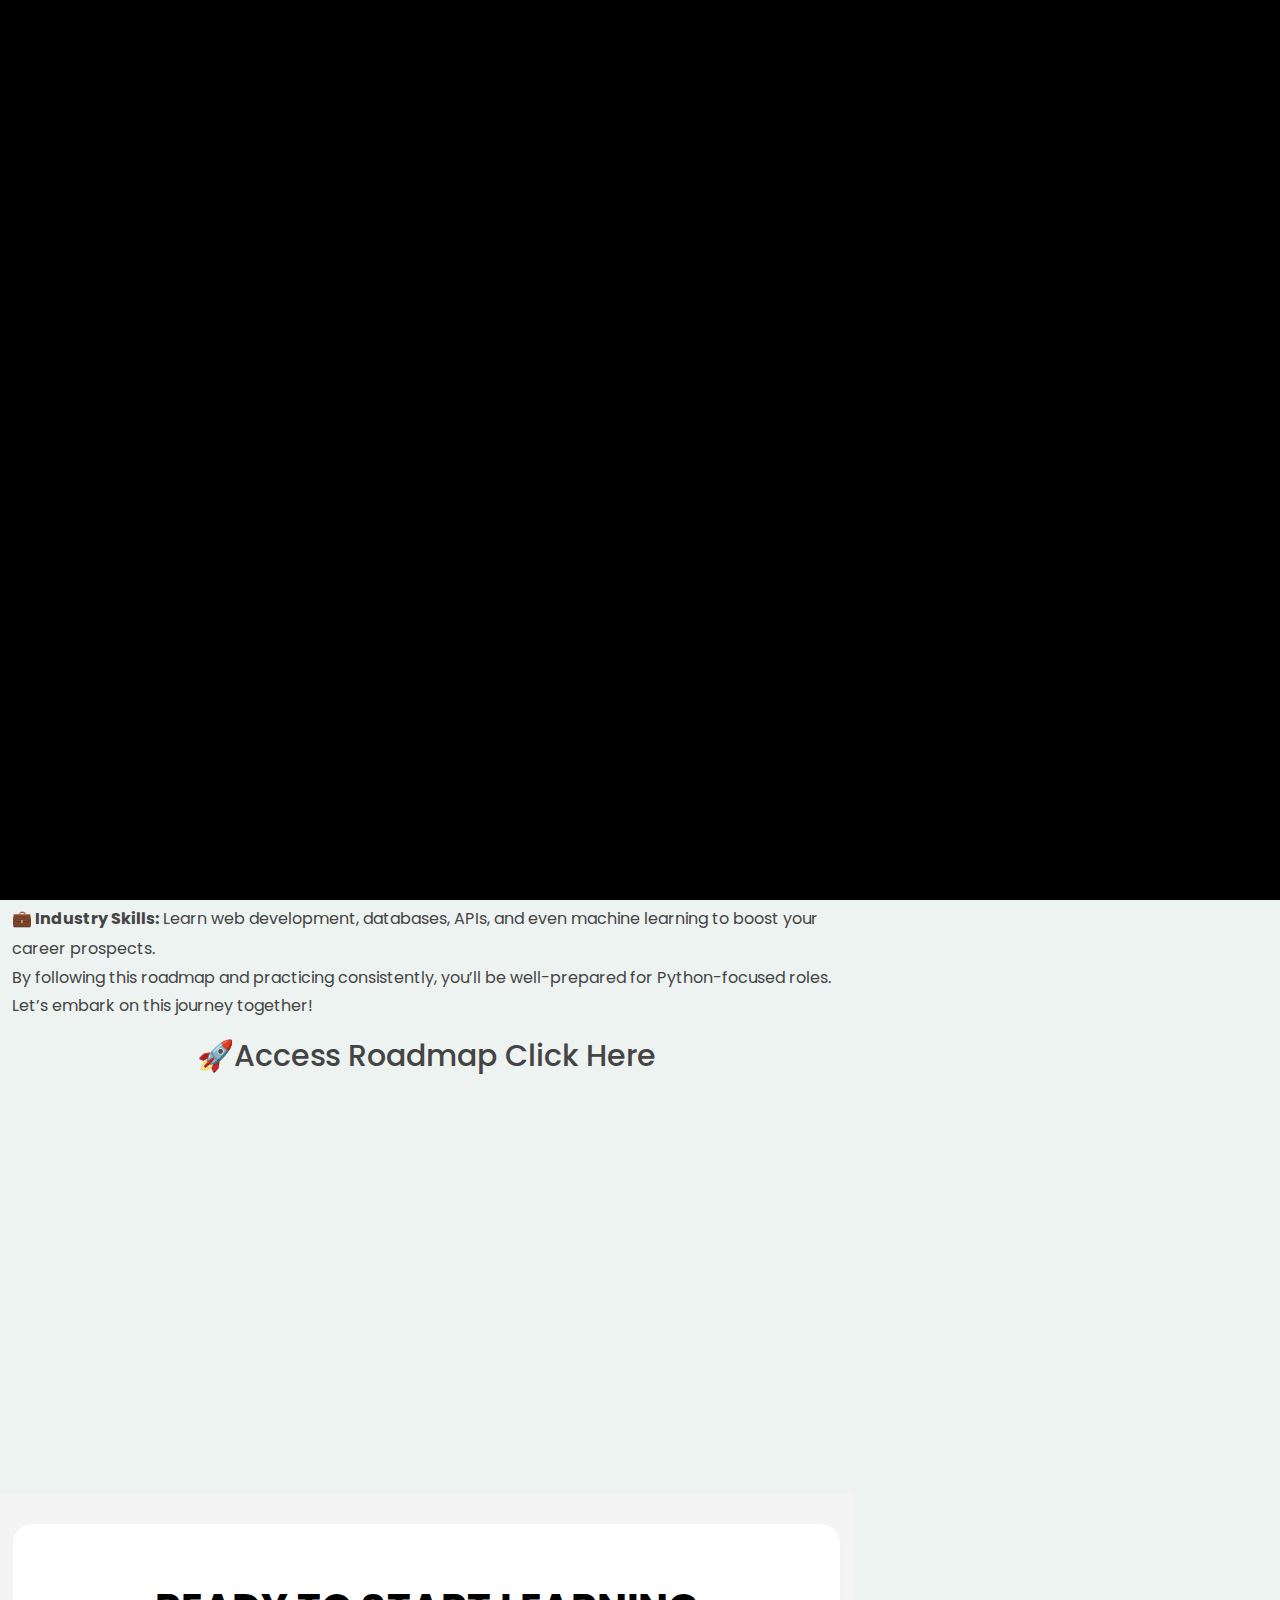
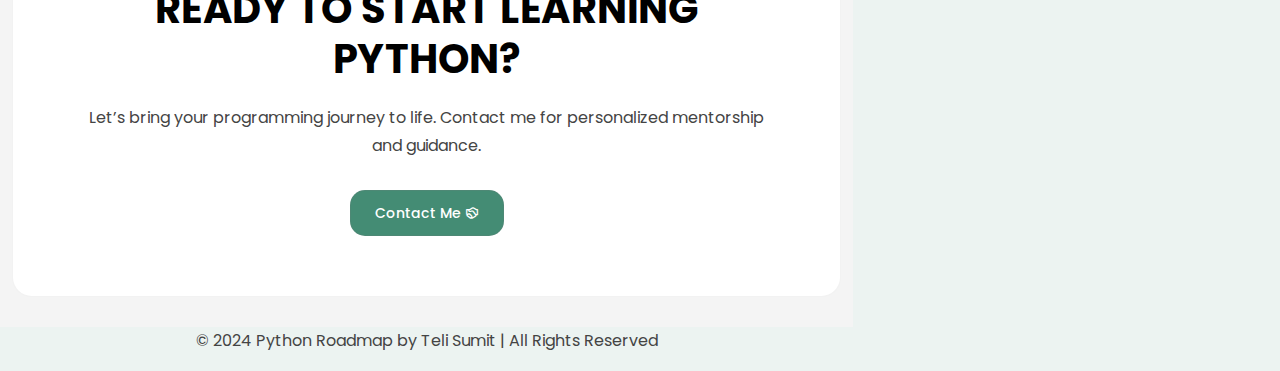
<file: Blog/roadmap-to-mastery-python.html>
<!DOCTYPE html>
<html lang="en">

<head>
    <meta charset="utf-8">
    <meta http-equiv="X-UA-Compatible" content="IE=edge">
    <meta name="viewport" content="width=device-width, initial-scale=1">
    <meta name="description" content="Python Roadmap by Teli Sumit: A comprehensive guide to mastering Python for software development, data science, and beyond.">
    <meta name="keywords" content="Python Roadmap, Programming, Data Science, Machine Learning, Web Development, Teli Sumit">
    <meta name="author" content="Teli Sumit">
    <meta name="robots" content="index, follow">
    
    <!-- PAGE TITLE -->
    <title>Python Roadmap | Developed by Teli Sumit</title>
  
    <!-- Open Graph Meta Tags -->
    <meta property="og:title" content="Python Roadmap | A Guide by Teli Sumit">
    <meta property="og:description" content="Explore the Python Roadmap developed by Teli Sumit for mastering programming, data science, and web development.">
    <meta property="og:image" content="https://sumitteli.me/assets/favicon_io/sumit%20teli%20icon.png">
    <meta property="og:url" content="https://sumitteli.me/Python-roadmap.html">
    <meta property="og:type" content="website">
  
    <!-- Twitter Card Meta Tags -->
    <meta name="twitter:card" content="summary_large_image">
    <meta name="twitter:title" content="Python Roadmap | A Guide by Teli Sumit">
    <meta name="twitter:description" content="Comprehensive Python Roadmap for developers. Learn Python for software development, AI/ML, and more.">
    <meta name="twitter:image" content="https://sumitteli.me/assets/favicon_io/sumit%20teli%20icon.png">
  
    <!-- Structured Data: JSON-LD -->
    <script type="application/ld+json">
      {
        "@context": "http://schema.org",
        "@type": "Guide",
        "name": "Python Roadmap",
        "description": "A roadmap to mastering Python for software development, data science, and AI/ML.",
        "url": "https://sumitteli.me/Python-roadmap.html",
        "author": {
          "@type": "Person",
          "name": "Teli Sumit"
        }
      }
    </script>

     <!-- FAV ICON -->
     <link rel="apple-touch-icon" href="../assets/images/favicon.ico">
     <link rel="shortcut icon" type="image/png" href="../assets/images/favicon.ico">
     <!-- ALL GOOGLE FONTS -->
     <link rel="preconnect" href="https://fonts.googleapis.com">
     <link rel="preconnect" href="https://fonts.gstatic.com" crossorigin>
     <link href="https://fonts.googleapis.com/css2?family=Poppins:ital,wght@0,100;0,200;0,300;0,400;0,500;0,600;0,700;0,800;0,900;1,100;1,200;1,300;1,400;1,500;1,600;1,700;1,800;1,900&display=swap" rel="stylesheet">
     <!-- BOOTSTRAP CSS -->
     <link rel="stylesheet" href="../assets/css/bootstrap.min.css" />
     <!-- FONT AWESOME CSS -->
     <link rel="stylesheet" href="../assets/fonts/remixicon.css" />
     <!-- MAGNIFIC CSS -->
     <link rel="stylesheet" href="../assets/css/magnific-popup.css">
     <!-- NICE SELECT CSS -->
     <link rel="stylesheet" href="../assets/css/nice-select.min.css" />
     <!-- ANIMATE CSS -->
     <link rel="stylesheet" href="../assets/css/animate.min.css" />
     <!-- SLICK CSS -->
     <link rel="stylesheet" href="../assets/css/slick.min.css" />
     <!-- SPACING CSS -->
     <link rel="stylesheet" href="../assets/css/spacing.css" />
     <!-- MAIN STYLE CSS -->
     <link rel="stylesheet" href="../assets/css/style.css" />
     <!-- RESPONSIVE CSS -->
     <link rel="stylesheet" href="../assets/css/responsive.css">
     <!-- HTML5 shim and Respond.js IE8 support of HTML5 elements and media queries -->
     <!-- WARNING: Respond.js doesn't work if you view the page via file:// -->
     <!--[if lt IE 9]>
       <script src="https://oss.maxcdn.com/html5shiv/3.7.2/html5shiv.min.js"></script>
       <script src="https://oss.maxcdn.com/respond/1.4.2/respond.min.js"></script>
     <![endif]-->
     <link rel="stylesheet" href="../assets/css/project.css">
</head>

<body>
    <!-- START PRELOADER AREA-->
    <div class="preloader">
        <svg viewbox="0 0 1000 1000" preserveaspectratio="none">
            <path id="preloaderSvg" d="M0,1005S175,995,500,995s500,5,500,5V0H0Z"></path>
        </svg>
        <div class="preloader-heading">
            <div class="load-text">
                <span>S</span>
                <span>U</span>
                <span>M</span>
                <span>I</span>
                <span>T</span>
            </div>
        </div>
    </div>

    <!-- START HEADER DESIGN AREA -->
    <header class="main-header">
        <div class="header-upper">
            <div class="container">
                <div class="header-inner d-flex align-items-center">
                    <div class="logo-outer">
                        <div class="logo">
                            <a href="/"><img src="../assets/images/logo.png" alt="Logo" title="Logo" /></a>
                        </div>
                    </div>
                    <div class="nav-outer clearfix mx-auto">
                        <nav class="main-menu navbar-expand-lg">
                            <div class="navbar-header">
                                <div class="mobile-logo">
                                    <a href="/">
                                        <img src="../assets/images/logo.png" alt="Logo" title="Logo" />
                                    </a>
                                </div>
                                <button type="button" class="navbar-toggle" data-bs-toggle="collapse" data-bs-target=".navbar-collapse">
                                    <span class="icon-bar"></span>
                                    <span class="icon-bar"></span>
                                    <span class="icon-bar"></span>
                                </button>
                            </div>
                            <div class="navbar-collapse collapse">
                                <ul class="navigation onepage clearfix">
                                    <li><a class="nav-link-click" href="../#about">about</a></li>
                                    <li><a class="nav-link-click" href="../#services">services</a></li>
                                    <li><a class="nav-link-click" href="../#work">works</a></li>
                                    <li><a class="nav-link-click" href="../#contact">Contact</a></li>
                                </ul>
                            </div>
                        </nav>
                    </div>
                    <div class="menu-btns">
                        <a href="#contact" class="theme-btn">Hire Me<i class="ri-shake-hands-line"></i></a>
                    </div>
                </div>
            </div>
        </div>
    </header>
    <div class="col-lg-8">
    <!-- START ROADMAP PAGE -->
    <div class="single-project-page-design">
        <div class="container">
            <div class="row">
                <div class="col-lg-12 text-center pb-30">
                    <p>ROADMAP: Python Programming</p>
                    <h1>Python Roadmap</h1>
                    <p><strong>Learn Python: A Step-by-Step Guide</strong></p>
                </div>
            </div>
        </div>

     

        <div class="container pt-30">
            <h3 class="sub-heading">Roadmap Highlights</h3>
            <p>
                This roadmap provides a structured path to mastering Python, covering:
            </p>
            <ul>
                <li>Core Programming Concepts</li>
                <li>Data Science & Machine Learning</li>
                <li>Web Development with Frameworks like Flask and Django</li>
                <li>Advanced Topics: APIs, Testing, and Deployment</li>
            </ul>
        </div>

        <!-- Blog Overview Section -->
        <div class="container pt-30">
            <h3 class="sub-heading">🚀 Blog: Roadmap to Mastery 🚀</h3>
            <p>
                Exciting news! I’m launching a blogging series to share my journey of becoming a Software Engineer. 
                The first post focuses on <strong>Roadmap to Mastery in Python</strong>, an essential skill for aspiring software engineers. Here's what you can expect:
            </p>
            <ul>
                <li><strong>📚 Step-by-step learning:</strong> A clear progression from Python basics to advanced topics.</li>
                <li><strong>💻 Resources:</strong> Handpicked books, tutorials, and guides to fast-track your learning.</li>
                <li><strong>🧠 Practice Questions:</strong> Real exercises to help you apply your knowledge.</li>
                <li><strong>💼 Industry Skills:</strong> Learn web development, databases, APIs, and even machine learning to boost your career prospects.</li>
            </ul>
            <p>
                By following this roadmap and practicing consistently, you’ll be well-prepared for Python-focused roles. Let’s embark on this journey together!
            </p>
        </div>
    </div>
   <!-- Embedded Roadmap Section -->
   <div class="single-project-image text-center">
    <h3 class="sub-heading">🚀<a href="https://www.taskade.com/d/41oBzJYVDQ8ZDXdt?share=view&view=U7fkS3fh6Q5TvmAb&as=mindmap" target="_blank">Access Roadmap Click Here</a></a></h3>
    <iframe width="50%" height="400px" scrolling="yes" frameborder="no" src="https://www.taskade.com/embed/41oBzJYVDQ8ZDXdt?as=mindmap&share=view&view=U7fkS3fh6Q5TvmAb&theme=dark&coverImageType=background"></iframe>
    </div>
        <!-- Call-to-Action Section -->
        <section class="call-to-action-area">
            <div class="container">
                <div class="row">
                    <div class="col-lg-12">
                        <div class="about-content-part call-to-action-part text-center">
                            <h2>Ready to Start Learning Python?</h2>
                            <p>
                                Let’s bring your programming journey to life. Contact me for personalized mentorship and guidance.
                            </p>
                            <div class="hero-btns">
                                <a href="https://www.linkedin.com/in/telisumit/" class="theme-btn">Contact Me<i class="ri-shake-hands-line"></i></a>
                            </div>
                        </div>
                    </div>
                </div>
            </div>
        </section>
        <!-- / END CALL-TO-ACTION SECTION -->

        <!-- Footer Section -->
        <footer class="footer-section">
            <div class="footer-main">
                <div class="container">
                    <div class="row">
                        <div class="col-lg-12 text-center">
                            <p>&copy; 2024 Python Roadmap by Teli Sumit | All Rights Reserved</p>
                        </div>
                    </div>
                </div>
            </div>
        </footer>
    </div>
<!-- / END PROJECT PAGE DESIGN -->
    <!-- / END SCROOL UP DESIGN AREA -->
    <!-- JQUERY JS -->
    <script src="../assets/js/jquery-3.7.1.min.js"></script>
    <!-- BOOTSTRAP JS-->
    <script src="../assets/js/bootstrap.min.js"></script>
    <!-- APPEAR JS -->
    <script src="../assets/js/appear.min.js"></script>
    <!-- GSAP JS -->
    <script src="../assets/js/gsap.min.js"></script>
    <!-- MAGNIFICANT JS -->
    <script src="../assets/js/jquery.magnific-popup.min.js"></script>
    <!-- SLICK JS-->
    <script src="../assets/js/slick.min.js"></script>
    <!-- NICE SELECT JS-->
    <script src="../assets/js/jquery.nice-select.min.js"></script>
    <!-- IMAGE LOADER JS-->
    <script src="../assets/js/imagesloaded.pkgd.min.js"></script>
    <!-- ISOTOPE JS-->
    <script src="../assets/js/isotope.pkgd.min.js"></script>
    <!--  WOW ANIMATION JS-->
    <script src="../assets/js/wow.min.js"></script>
    <!-- SCRIPT JS-->
    <script src="../assets/js/script.js"></script>
</body>

</html>
</file>
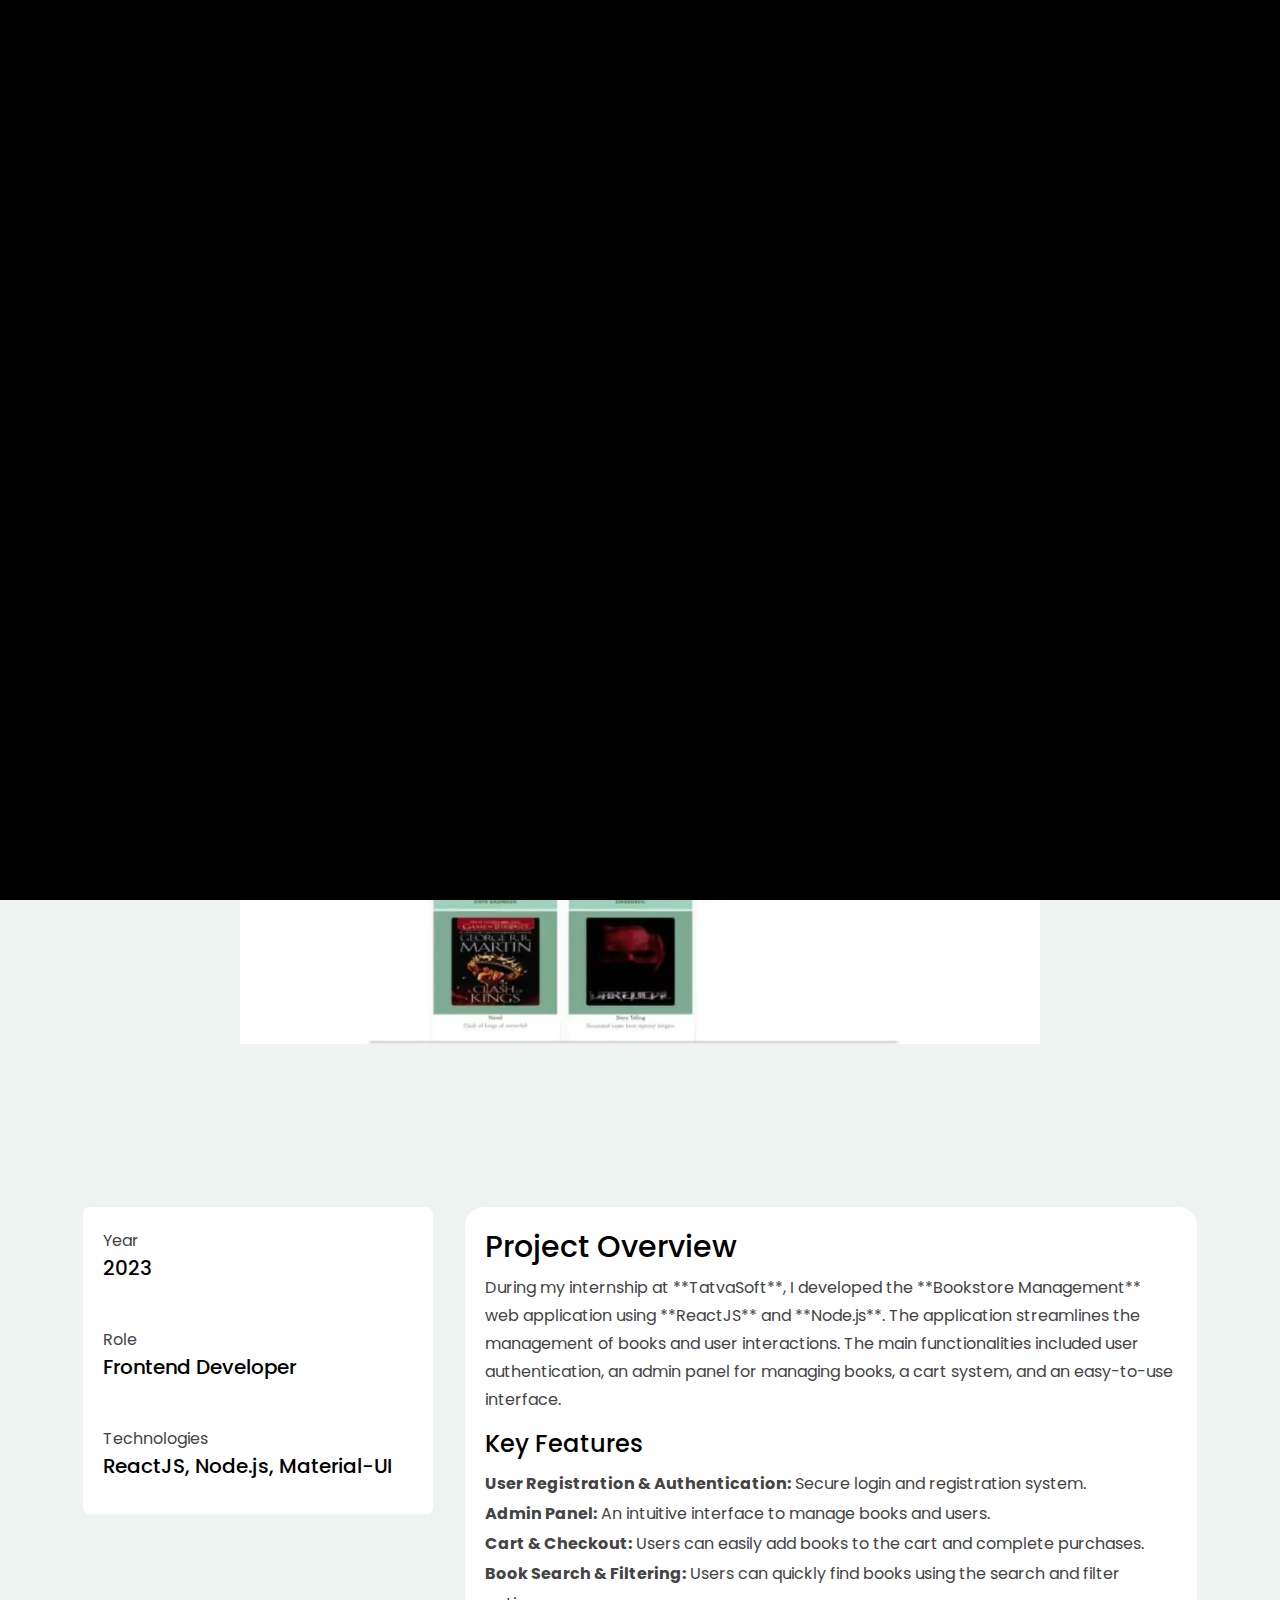
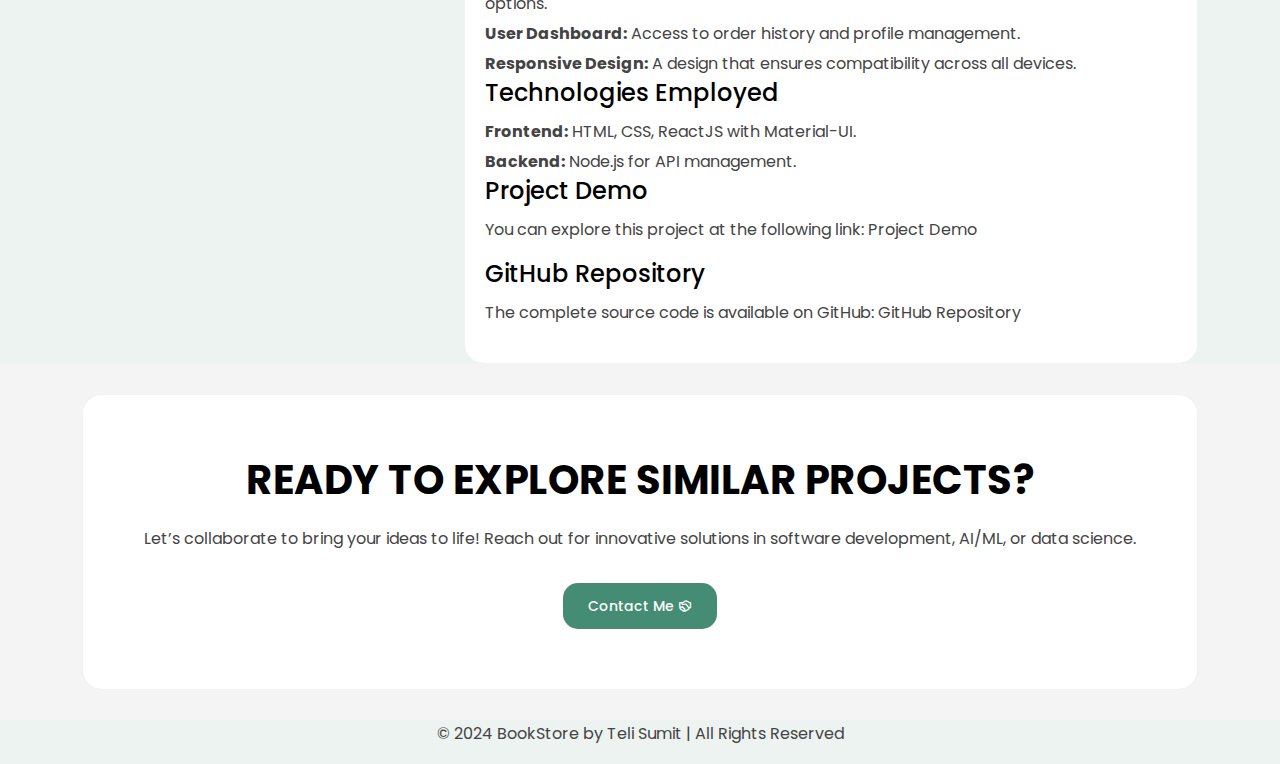
<file: Projects/book-store-project.html>
<!DOCTYPE html>
<html lang="en">

<head>
    <meta charset="utf-8">
    <meta http-equiv="X-UA-Compatible" content="IE=edge">
    <meta name="viewport" content="width=device-width, initial-scale=1">
    <meta name="description" content="Bookstore Management web application developed by Teli Sumit during his internship at TatvaSoft. This project efficiently manages books and user interactions using ReactJS.">
    <meta name="keywords" content="Bookstore Management, ReactJS, Node.js, Admin Panel, User Authentication, Cart, Checkout, TatvaSoft, Teli Sumit">
    <meta name="author" content="Teli Sumit">
    <meta name="robots" content="index, follow">
    
    <!-- PAGE TITLE -->
    <title>Bookstore Management | Developed by Teli Sumit | Full Stack Developer</title>
  
    <!-- Open Graph Meta Tags -->
    <meta property="og:title" content="Bookstore Management | ReactJS & Node.js Development by Teli Sumit">
    <meta property="og:description" content="Bookstore Management web application developed by Teli Sumit during his internship at TatvaSoft. Manage books and user interactions effectively.">
    <meta property="og:image" content="https://sumitteli.me/assets/favicon_io/sumit%20teli%20icon.png">
    <meta property="og:url" content="https://sumitteli.me/Projects/book-store-project.html">
    <meta property="og:type" content="website">
  
    <!-- Twitter Card Meta Tags -->
    <meta name="twitter:card" content="summary_large_image">
    <meta name="twitter:title" content="Bookstore Management | ReactJS & Node.js Development by Teli Sumit">
    <meta name="twitter:description" content="Explore the Bookstore Management application developed by Teli Sumit using ReactJS and Node.js.">
    <meta name="twitter:image" content="https://sumitteli.me/assets/favicon_io/sumit%20teli%20icon.png">
  
    <!-- LinkedIn Integration -->
    <meta property="og:profile:first_name" content="Teli">
    <meta property="og:profile:last_name" content="Sumit">
    <meta property="og:profile:username" content="telisumit">
  
    <!-- Structured Data: JSON-LD -->
    <script type="application/ld+json">
      {
        "@context": "http://schema.org",
        "@type": "Project",
        "name": "Bookstore Management",
        "description": "A Bookstore Management web application developed during my internship at TatvaSoft, utilizing ReactJS and Node.js for seamless book management.",
        "url": "https://sumitteli.me/Projects/book-store-project.html",
        "image": "https://sumitteli.me/assets/images/projects/BookStore.webp",
        "author": {
          "@type": "Person",
          "name": "Teli Sumit"
        }
      }
    </script>

     <!-- FAV ICON -->
    <link rel="apple-touch-icon" href="../assets/images/favicon.ico">
    <link rel="shortcut icon" type="image/png" href="../assets/images/favicon.ico">
    <!-- ALL GOOGLE FONTS -->
    <link rel="preconnect" href="https://fonts.googleapis.com">
    <link rel="preconnect" href="https://fonts.gstatic.com" crossorigin>
    <link href="https://fonts.googleapis.com/css2?family=Poppins:ital,wght@0,100;0,200;0,300;0,400;0,500;0,600;0,700;0,800;0,900;1,100;1,200;1,300;1,400;1,500;1,600;1,700;1,800;1,900&display=swap" rel="stylesheet">
    <!-- BOOTSTRAP CSS -->
    <link rel="stylesheet" href="../assets/css/bootstrap.min.css" />
    <!-- FONT AWESOME CSS -->
    <link rel="stylesheet" href="../assets/fonts/remixicon.css" />
    <!-- MAGNIFIC CSS -->
    <link rel="stylesheet" href="../assets/css/magnific-popup.css">
    <!-- NICE SELECT CSS -->
    <link rel="stylesheet" href="../assets/css/nice-select.min.css" />
    <!-- ANIMATE CSS -->
    <link rel="stylesheet" href="../assets/css/animate.min.css" />
    <!-- SLICK CSS -->
    <link rel="stylesheet" href="../assets/css/slick.min.css" />
    <!-- SPACING CSS -->
    <link rel="stylesheet" href="../assets/css/spacing.css" />
    <!-- MAIN STYLE CSS -->
    <link rel="stylesheet" href="../assets/css/style.css" />
    <!-- RESPONSIVE CSS -->
    <link rel="stylesheet" href="../assets/css/responsive.css">
    <!-- HTML5 shim and Respond.js IE8 support of HTML5 elements and media queries -->
    <!-- WARNING: Respond.js doesn't work if you view the page via file:// -->
    <!--[if lt IE 9]>
      <script src="https://oss.maxcdn.com/html5shiv/3.7.2/html5shiv.min.js"></script>
      <script src="https://oss.maxcdn.com/respond/1.4.2/respond.min.js"></script>
    <![endif]-->
    <link rel="stylesheet" href="../assets/css/project.css">
</head>

<body>
    <!-- START PRELOADER AREA-->
    <div class="preloader">
        <svg viewbox="0 0 1000 1000" preserveaspectratio="none">
            <path id="preloaderSvg" d="M0,1005S175,995,500,995s500,5,500,5V0H0Z"></path>
        </svg>
        <div class="preloader-heading">
            <div class="load-text">
                <span>S</span>
                <span>U</span>
                <span>M</span>
                <span>I</span>
                <span>T</span>
            </div>
        </div>
    </div>
    <!-- START MENU DESIGN AREA -->
    <header class="main-header">
        <div class="header-upper">
            <div class="container">
                <div class="header-inner d-flex align-items-center">
                    <!-- START LOGO DESIGN AREA -->
                    <div class="logo-outer">
                        <div class="logo">
                            <a href="/"><img src="../assets/images/logo.png" alt="Logo" title="Logo" /></a>
                        </div>
                    </div>
                    <!-- / END LOGO DESIGN AREA -->
                    <!-- START NAV DESIGN AREA -->
                    <div class="nav-outer clearfix mx-auto">
                        <!-- Main Menu -->
                        <nav class="main-menu navbar-expand-lg">
                            <div class="navbar-header">
                                <div class="mobile-logo">
                                    <a href="/">
                                        <img src="../assets/images/logo.png" alt="Logo" title="Logo" />
                                    </a>
                                </div>
                                <!-- Toggle Button -->
                                <button type="button" class="navbar-toggle" data-bs-toggle="collapse" data-bs-target=".navbar-collapse" aria-label="Toggle navigation menu">
                                    <span class="icon-bar"></span>
                                    <span class="icon-bar"></span>
                                    <span class="icon-bar"></span>
                                </button>
                            </div>
                            <div class="navbar-collapse collapse">
                                <ul class="navigation onepage clearfix">
                                    <li><a class="nav-link-click" href="#about">about</a></li>
                                    <li><a class="nav-link-click" href="#service">services</a></li>
                                    <li><a class="nav-link-click" href="#works">works</a></li>
<!-- 
                                    <li><a class="nav-link-click" href="#blog">Blog</a></li> -->
                                    <li><a class="nav-link-click" href="#contact">Contact</a></li>
                                </ul>
                            </div>
                        </nav>
                        <!-- / END NAV DESIGN AREA -->
                    </div>
                    <div class="menu-btns">
                        <a href="#contact" class="theme-btn">Hire Me<i class="ri-shake-hands-line"></i></a>
                    </div>
                </div>
            </div>
        </div>
    </header>
    
    <!-- START PROJECT PAGE DESIGN -->
    <div class="single-project-page-design">
        <div class="container">
            <div class="row">
                <div class="col-lg-12 text-center pb-30">
                    <p>PROJECT: Bookstore Management</p>
                    <h1>Bookstore Management Web Application</h1>
                    <p><strong>Aug 2023 - Sep 2023</strong></p>
                    <p><strong>Associated with TatvaSoft</strong></p>
                </div>
            </div>
        </div>

        <!-- Project Image Section -->
        <div class="single-project-image">
            <img src="../assets/images/projects/BookStore.webp" 
                alt="Bookstore Management Project: Efficient book management with ReactJS">
        </div>

        <!-- Project Details Section -->
        <div class="container pt-30">
            <div class="row">
                <!-- Left Section -->
                <div class="col-lg-4">
                    <div class="single-project-page-left">
                        <div class="single-info">
                            <p>Year</p>
                            <h3>2023</h3>
                        </div>
                        <div class="single-info">
                            <p>Role</p>
                            <h3>Frontend Developer</h3>
                        </div>
                        <div class="single-info">
                            <p>Technologies</p>
                            <h3>ReactJS, Node.js, Material-UI</h3>
                        </div>
                    </div>
                </div>

                <!-- Right Section -->
                <div class="col-lg-8">
                    <div class="single-project-page-right">
                        <h3 class="sub-heading">Project Overview</h3>
                        <p>
                            During my internship at **TatvaSoft**, I developed the **Bookstore Management** web application using **ReactJS** and **Node.js**. The application streamlines the management of books and user interactions. The main functionalities included user authentication, an admin panel for managing books, a cart system, and an easy-to-use interface.
                        </p>
                        
                        <h2>Key Features</h2>
                        <ul>
                            <li><strong>User Registration & Authentication:</strong> Secure login and registration system.</li>
                            <li><strong>Admin Panel:</strong> An intuitive interface to manage books and users.</li>
                            <li><strong>Cart & Checkout:</strong> Users can easily add books to the cart and complete purchases.</li>
                            <li><strong>Book Search & Filtering:</strong> Users can quickly find books using the search and filter options.</li>
                            <li><strong>User Dashboard:</strong> Access to order history and profile management.</li>
                            <li><strong>Responsive Design:</strong> A design that ensures compatibility across all devices.</li>
                        </ul>

                        <h2>Technologies Employed</h2>
                        <ul>
                            <li><strong>Frontend:</strong> HTML, CSS, ReactJS with Material-UI.</li>
                            <li><strong>Backend:</strong> Node.js for API management.</li>
                        </ul>

                        <h2>Project Demo</h2>
                        <p>You can explore this project at the following link: <a href="https://bookstore-intern-project.netlify.app/login" target="_blank">Project Demo</a></p>

                        <h2>GitHub Repository</h2>
                        <p>The complete source code is available on GitHub: <a href="https://github.com/SumitTeli/Book-Store-Tatavsoft" target="_blank">GitHub Repository</a></p>
                    </div>
                </div>
            </div>
        </div>

        <!-- Call-to-Action Section -->
        <section class="call-to-action-area">
            <div class="container">
                <div class="row">
                    <div class="col-lg-12">
                        <div class="about-content-part call-to-action-part text-center">
                            <h2>Ready to Explore Similar Projects?</h2>
                            <p>
                                Let’s collaborate to bring your ideas to life! Reach out for innovative solutions in software development, AI/ML, or data science.
                            </p>
                            <div class="hero-btns">
                                <a href="../#contact" class="theme-btn">Contact Me<i class="ri-shake-hands-line"></i></a>
                            </div>
                        </div>
                    </div>
                </div>
            </div>
        </section>
        <!-- / END CALL-TO-ACTION SECTION -->
             <!-- Footer Section -->
    <footer class="footer-section">
        <div class="footer-main">
            <div class="container">
                <div class="row">
                    <div class="col-lg-12 text-center">
                        <p>&copy; 2024 BookStore by Teli Sumit | All Rights Reserved</p>
                    </div>
                </div>
            </div>
        </div>
    </footer>
    </div>
    <!-- / END PROJECT PAGE DESIGN -->
    <!-- / END SCROOL UP DESIGN AREA -->
    <!-- JQUERY JS -->
    <script src="../assets/js/jquery-3.7.1.min.js"></script>
    <!-- BOOTSTRAP JS-->
    <script src="../assets/js/bootstrap.min.js"></script>
    <!-- APPEAR JS -->
    <script src="../assets/js/appear.min.js"></script>
    <!-- GSAP JS -->
    <script src="../assets/js/gsap.min.js"></script>
    <!-- MAGNIFICANT JS -->
    <script src="../assets/js/jquery.magnific-popup.min.js"></script>
    <!-- SLICK JS-->
    <script src="../assets/js/slick.min.js"></script>
    <!-- NICE SELECT JS-->
    <script src="../assets/js/jquery.nice-select.min.js"></script>
    <!-- IMAGE LOADER JS-->
    <script src="../assets/js/imagesloaded.pkgd.min.js"></script>
    <!-- ISOTOPE JS-->
    <script src="../assets/js/isotope.pkgd.min.js"></script>
    <!--  WOW ANIMATION JS-->
    <script src="../assets/js/wow.min.js"></script>
    <!-- SCRIPT JS-->
    <script src="../assets/js/script.js"></script>
</body>

</html>
</file>
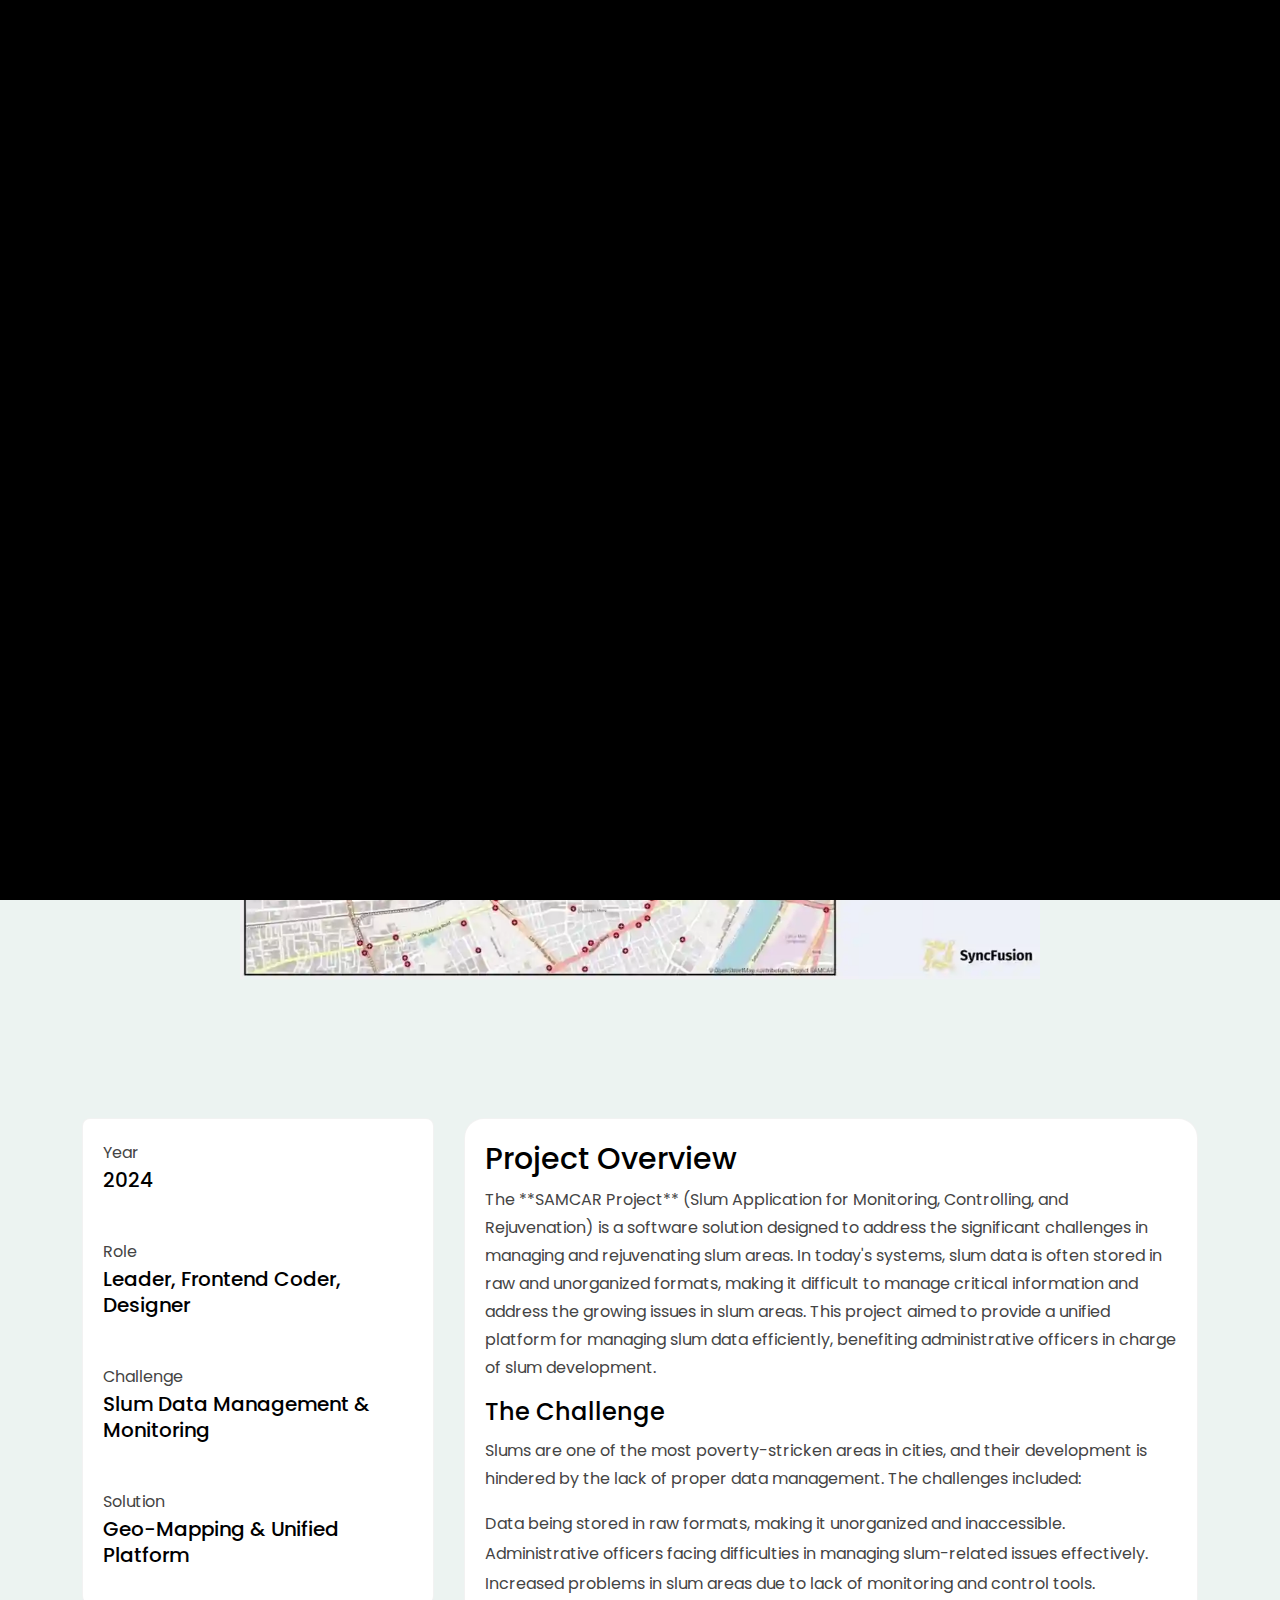
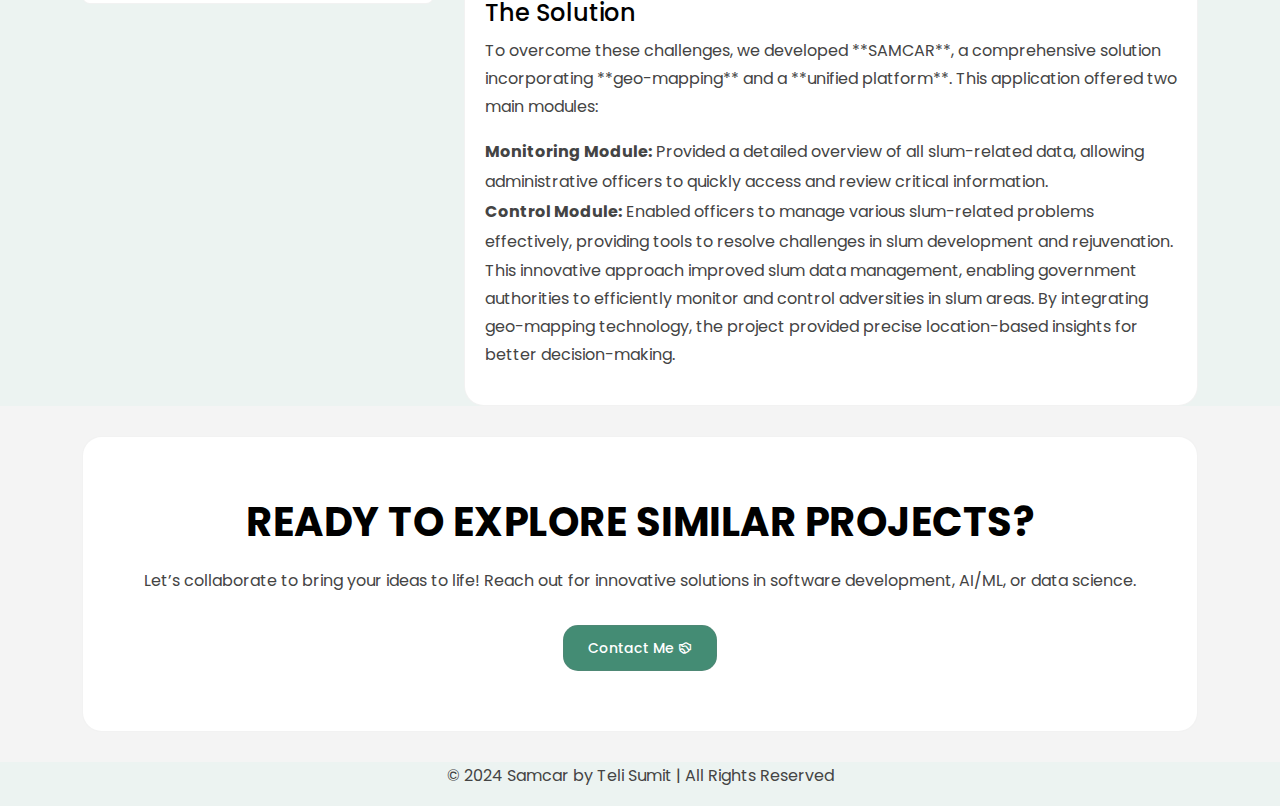
<file: Projects/samcar-project.html>
<!DOCTYPE html>
<html lang="en">

<head>
    <meta charset="utf-8">
    <meta http-equiv="X-UA-Compatible" content="IE=edge">
    <meta name="viewport" content="width=device-width, initial-scale=1">
    <meta name="description" content="Samcar by Teli Sumit is an AI-driven automotive project combining full-stack development and machine learning to revolutionize mobility. Explore the future of smart cars today.">
    <meta name="keywords" content="Samcar, AI-powered automotive solutions, full-stack development, machine learning, smart cars, automotive innovation, Teli Sumit, data scientist, future of mobility, Sumit Teli, Teli Sumit">
    <meta name="author" content="Teli Sumit">
    <meta name="robots" content="index, follow">
    
    <!-- PAGE TITLE -->
    <title>Samcar | AI-Driven Automotive Solutions by Teli Sumit | Full Stack Developer & Data Scientist</title>
  
    <!-- Open Graph Meta Tags -->
    <meta property="og:title" content="Samcar | AI-Powered Automotive Solutions | Full Stack Development by Teli Sumit">
    <meta property="og:description" content="Samcar, developed by Teli Sumit, leverages AI and full-stack development to create innovative automotive solutions. Join us in shaping the future of transportation.">
    <meta property="og:image" content="https://sumitteli.me/assets/favicon_io/sumit%20teli%20icon.png">
    <meta property="og:url" content="https://sumitteli.me/Projects/samcar-project.html">
    <meta property="og:type" content="website">
  
    <!-- Twitter Card Meta Tags -->
    <meta name="twitter:card" content="summary_large_image">
    <meta name="twitter:title" content="Samcar | AI-Powered Automotive Solutions by Teli Sumit">
    <meta name="twitter:description" content="Samcar, developed by Teli Sumit, revolutionizes the automotive industry with AI and machine learning to build the next-generation smart cars.">
    <meta name="twitter:image" content="https://sumitteli.me/assets/favicon_io/sumit%20teli%20icon.png">
  
    <!-- LinkedIn Integration -->
    <meta property="og:profile:first_name" content="Teli">
    <meta property="og:profile:last_name" content="Sumit">
    <meta property="og:profile:username" content="telisumit">
  
    <!-- Structured Data: JSON-LD -->
    <script type="application/ld+json">
      {
        "@context": "http://schema.org",
        "@type": "Project",
        "name": "Samcar",
        "description": "Samcar is an AI-driven automotive project combining full-stack development and machine learning to revolutionize smart car solutions.",
        "url": "https://sumitteli.me/Projects/samcar-project.html",
        "image": "https://sumitteli.me/assets/images/projects/SAMCAR.webp",
        "author": {
          "@type": "Person",
          "name": "Teli Sumit"
        }
      }
    </script>

     <!-- FAV ICON -->
    <link rel="apple-touch-icon" href="../assets/images/favicon.ico">
    <link rel="shortcut icon" type="image/png" href="../assets/images/favicon.ico">
    <!-- ALL GOOGLE FONTS -->
    <link rel="preconnect" href="https://fonts.googleapis.com">
    <link rel="preconnect" href="https://fonts.gstatic.com" crossorigin>
    <link href="https://fonts.googleapis.com/css2?family=Poppins:ital,wght@0,100;0,200;0,300;0,400;0,500;0,600;0,700;0,800;0,900;1,100;1,200;1,300;1,400;1,500;1,600;1,700;1,800;1,900&display=swap" rel="stylesheet">
    <!-- BOOTSTRAP CSS -->
    <link rel="stylesheet" href="../assets/css/bootstrap.min.css" />
    <!-- FONT AWESOME CSS -->
    <link rel="stylesheet" href="../assets/fonts/remixicon.css" />
    <!-- MAGNIFIC CSS -->
    <link rel="stylesheet" href="../assets/css/magnific-popup.css">
    <!-- NICE SELECT CSS -->
    <link rel="stylesheet" href="../assets/css/nice-select.min.css" />
    <!-- ANIMATE CSS -->
    <link rel="stylesheet" href="../assets/css/animate.min.css" />
    <!-- SLICK CSS -->
    <link rel="stylesheet" href="../assets/css/slick.min.css" />
    <!-- SPACING CSS -->
    <link rel="stylesheet" href="../assets/css/spacing.css" />
    <!-- MAIN STYLE CSS -->
    <link rel="stylesheet" href="../assets/css/style.css" />
    <!-- RESPONSIVE CSS -->
    <link rel="stylesheet" href="../assets/css/responsive.css">
    <!-- HTML5 shim and Respond.js IE8 support of HTML5 elements and media queries -->
    <!-- WARNING: Respond.js doesn't work if you view the page via file:// -->
    <!--[if lt IE 9]>
      <script src="https://oss.maxcdn.com/html5shiv/3.7.2/html5shiv.min.js"></script>
      <script src="https://oss.maxcdn.com/respond/1.4.2/respond.min.js"></script>
    <![endif]-->
    <link rel="stylesheet" href="../assets/css/project.css">
</head>

<body>
    <!-- START PRELOADER AREA-->
    <div class="preloader">
        <svg viewbox="0 0 1000 1000" preserveaspectratio="none">
            <path id="preloaderSvg" d="M0,1005S175,995,500,995s500,5,500,5V0H0Z"></path>
        </svg>
        <div class="preloader-heading">
            <div class="load-text">
                <span>S</span>
                <span>U</span>
                <span>M</span>
                <span>I</span>
                <span>T</span>
            </div>
        </div>
    </div>
    <!-- START MENU DESIGN AREA -->
    <header class="main-header">
        <div class="header-upper">
            <div class="container">
                <div class="header-inner d-flex align-items-center">
                    <!-- START LOGO DESIGN AREA -->
                    <div class="logo-outer">
                        <div class="logo">
                            <a href="/"><img src="../assets/images/logo.png" alt="Logo" title="Logo" /></a>
                        </div>
                    </div>
                    <!-- / END LOGO DESIGN AREA -->
                    <!-- START NAV DESIGN AREA -->
                    <div class="nav-outer clearfix mx-auto">
                        <!-- Main Menu -->
                        <nav class="main-menu navbar-expand-lg">
                            <div class="navbar-header">
                                <div class="mobile-logo">
                                    <a href="/">
                                        <img src="../assets/images/logo.png" alt="Logo" title="Logo" />
                                    </a>
                                </div>
                                <!-- Toggle Button -->
                                <button type="button" class="navbar-toggle" data-bs-toggle="collapse" data-bs-target=".navbar-collapse" aria-label="Toggle navigation menu">
                                    <span class="icon-bar"></span>
                                    <span class="icon-bar"></span>
                                    <span class="icon-bar"></span>
                                </button>
                            </div>
                            <div class="navbar-collapse collapse">
                                <ul class="navigation onepage clearfix">
                                    <li><a class="nav-link-click" href="#about">about</a></li>
                                    <li><a class="nav-link-click" href="#service">services</a></li>
                                    <li><a class="nav-link-click" href="#works">works</a></li>
<!-- 
                                    <li><a class="nav-link-click" href="#blog">Blog</a></li> -->
                                    <li><a class="nav-link-click" href="#contact">Contact</a></li>
                                </ul>
                            </div>
                        </nav>
                        <!-- / END NAV DESIGN AREA -->
                    </div>
                    <div class="menu-btns">
                        <a href="#contact" class="theme-btn">Hire Me<i class="ri-shake-hands-line"></i></a>
                    </div>
                </div>
            </div>
        </div>
    </header>
      <!-- START PROJECT PAGE DESIGN -->
      <div class="single-project-page-design">
        <div class="container">
            <div class="row">
                <div class="col-lg-12 text-center pb-30">
                    <p>PROJECT: SAMCAR</p>
                    <h1>Slum Application for Monitoring, Controlling, and Rejuvenation</h1>
                </div>
            </div>
        </div>

        <!-- Project Image Section -->
        <div class="single-project-image">
            <img src="../assets/images/projects/SAMCAR.webp" 
                alt="SAMCAR Project: Geo-mapping solution for efficient slum data management and monitoring">
        </div>

        <!-- Project Details Section -->
        <div class="container pt-30">
            <div class="row">
                <!-- Left Section -->
                <div class="col-lg-4">
                    <div class="single-project-page-left">
                        <div class="single-info">
                            <p>Year</p>
                            <h3>2024</h3>
                        </div>
                        <div class="single-info">
                            <p>Role</p>
                            <h3>Leader, Frontend Coder, Designer</h3>
                        </div>
                        <div class="single-info">
                            <p>Challenge</p>
                            <h3>Slum Data Management & Monitoring</h3>
                        </div>
                        <div class="single-info">
                            <p>Solution</p>
                            <h3>Geo-Mapping & Unified Platform</h3>
                        </div>
                    </div>
                </div>

                <!-- Right Section -->
                <div class="col-lg-8">
                    <div class="single-project-page-right">
                          <h3 class="sub-heading">Project Overview</h3>
                        <p>
                            The **SAMCAR Project** (Slum Application for Monitoring, Controlling, and Rejuvenation) is a software solution designed to address the significant challenges in managing and rejuvenating slum areas. 
                            In today's systems, slum data is often stored in raw and unorganized formats, making it difficult to manage critical information and address the growing issues in slum areas. This project aimed to provide a unified platform for managing slum data efficiently, benefiting administrative officers in charge of slum development.
                        </p>
                        
                        <h2>The Challenge</h2>
                        <p>
                            Slums are one of the most poverty-stricken areas in cities, and their development is hindered by the lack of proper data management. 
                            The challenges included:
                        </p>
                        <ul>
                            <li>Data being stored in raw formats, making it unorganized and inaccessible.</li>
                            <li>Administrative officers facing difficulties in managing slum-related issues effectively.</li>
                            <li>Increased problems in slum areas due to lack of monitoring and control tools.</li>
                        </ul>

                        <h2>The Solution</h2>
                        <p>
                            To overcome these challenges, we developed **SAMCAR**, a comprehensive solution incorporating **geo-mapping** and a **unified platform**. This application offered two main modules:
                        </p>
                        <ul>
                            <li>
                                <strong>Monitoring Module:</strong> Provided a detailed overview of all slum-related data, allowing administrative officers to quickly access and review critical information.
                            </li>
                            <li>
                                <strong>Control Module:</strong> Enabled officers to manage various slum-related problems effectively, providing tools to resolve challenges in slum development and rejuvenation.
                            </li>
                        </ul>
                        <p>
                            This innovative approach improved slum data management, enabling government authorities to efficiently monitor and control adversities in slum areas. By integrating geo-mapping technology, the project provided precise location-based insights for better decision-making.
                        </p>
                    </div>
                </div>
            </div>
        </div>

        <!-- Call-to-Action Section -->
        <section class="call-to-action-area">
            <div class="container">
                <div class="row">
                    <div class="col-lg-12">
                        <div class="about-content-part call-to-action-part text-center">
                            <h2>Ready to Explore Similar Projects?</h2>
                            <p>
                                Let’s collaborate to bring your ideas to life! Reach out for innovative solutions in software development, AI/ML, or data science.
                            </p>
                            <div class="hero-btns">
                                <a href="../#contact" class="theme-btn">Contact Me<i class="ri-shake-hands-line"></i></a>
                            </div>
                        </div>
                    </div>
                </div>
            </div>
        </section>
        <!-- / END CALL-TO-ACTION SECTION -->
             <!-- Footer Section -->
    <footer class="footer-section">
        <div class="footer-main">
            <div class="container">
                <div class="row">
                    <div class="col-lg-12 text-center">
                        <p>&copy; 2024 Samcar by Teli Sumit | All Rights Reserved</p>
                    </div>
                </div>
            </div>
        </div>
    </footer>
    </div>
    <!-- / END PROJECT PAGE DESIGN -->
    <!-- / END SCROOL UP DESIGN AREA -->
    <!-- JQUERY JS -->
    <script src="../assets/js/jquery-3.7.1.min.js"></script>
    <!-- BOOTSTRAP JS-->
    <script src="../assets/js/bootstrap.min.js"></script>
    <!-- APPEAR JS -->
    <script src="../assets/js/appear.min.js"></script>
    <!-- GSAP JS -->
    <script src="../assets/js/gsap.min.js"></script>
    <!-- MAGNIFICANT JS -->
    <script src="../assets/js/jquery.magnific-popup.min.js"></script>
    <!-- SLICK JS-->
    <script src="../assets/js/slick.min.js"></script>
    <!-- NICE SELECT JS-->
    <script src="../assets/js/jquery.nice-select.min.js"></script>
    <!-- IMAGE LOADER JS-->
    <script src="../assets/js/imagesloaded.pkgd.min.js"></script>
    <!-- ISOTOPE JS-->
    <script src="../assets/js/isotope.pkgd.min.js"></script>
    <!--  WOW ANIMATION JS-->
    <script src="../assets/js/wow.min.js"></script>
    <!-- SCRIPT JS-->
    <script src="../assets/js/script.js"></script>
</body>

</html>
</file>
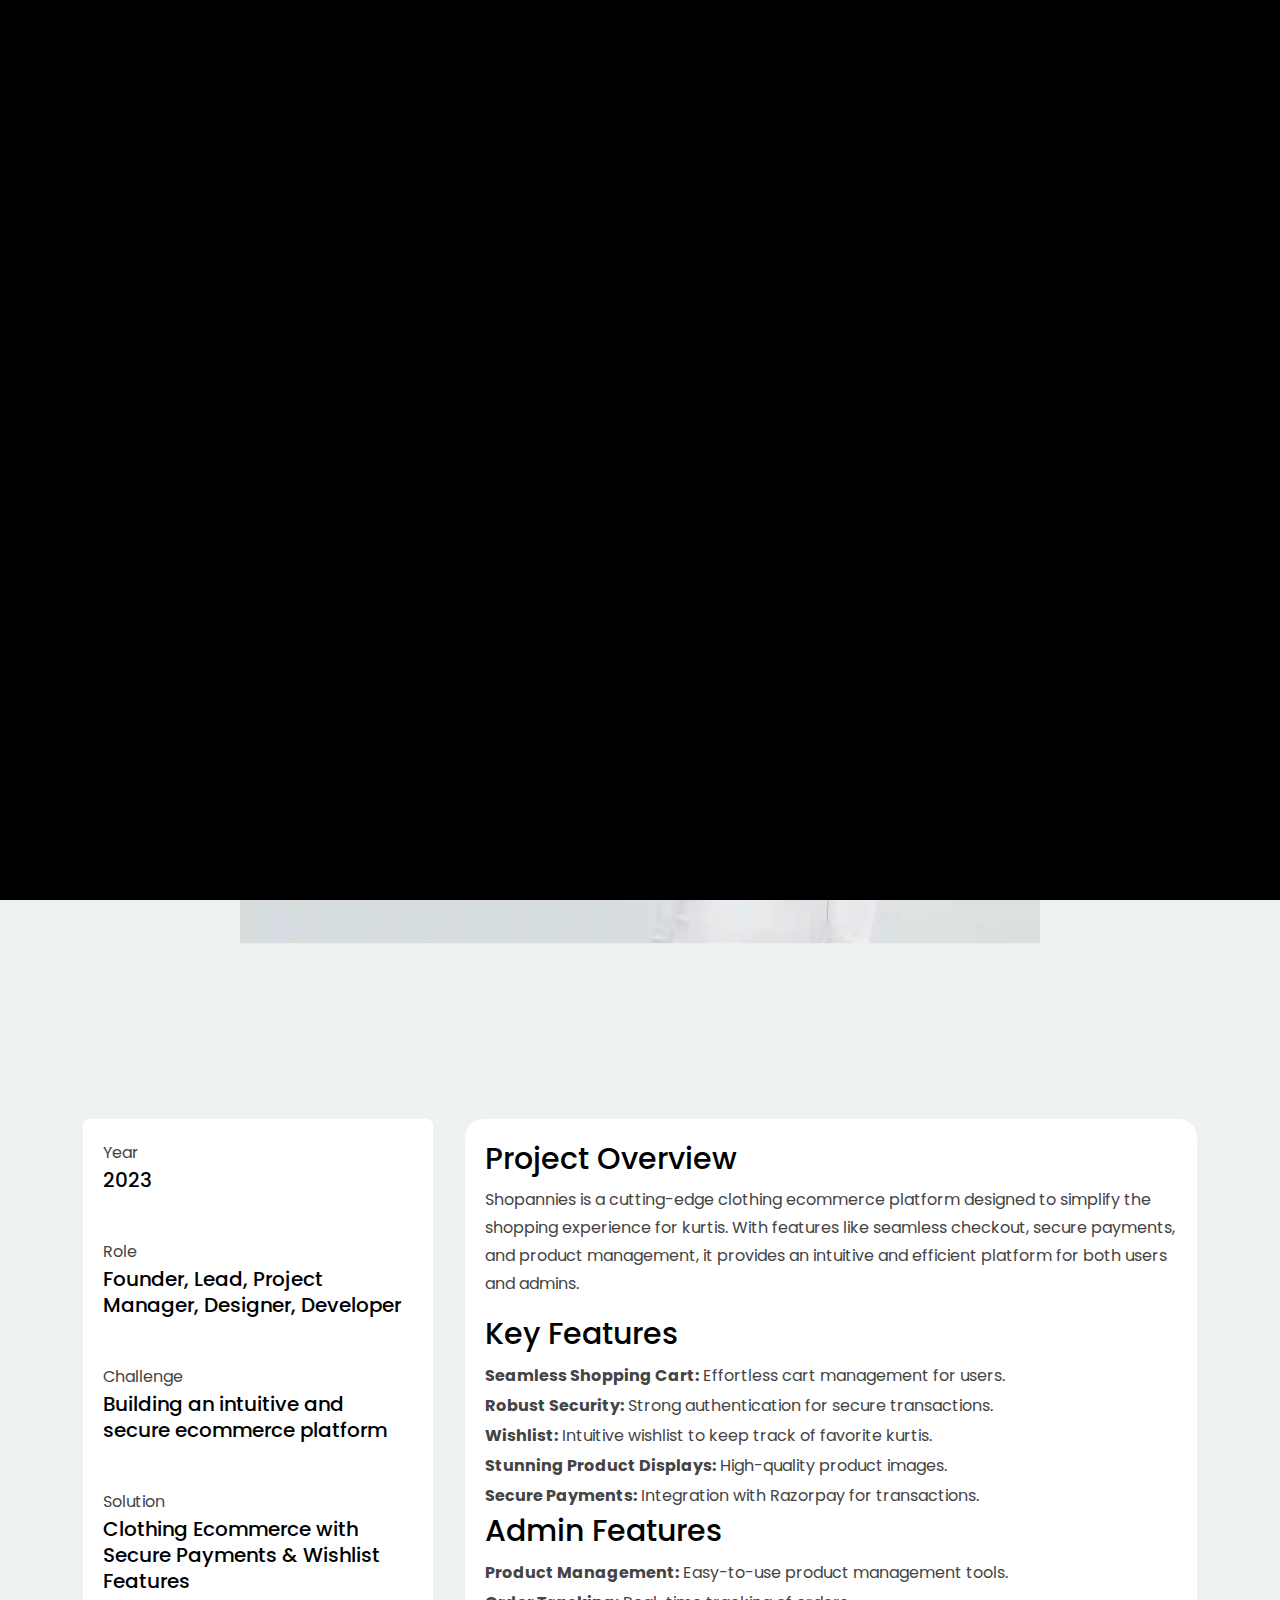
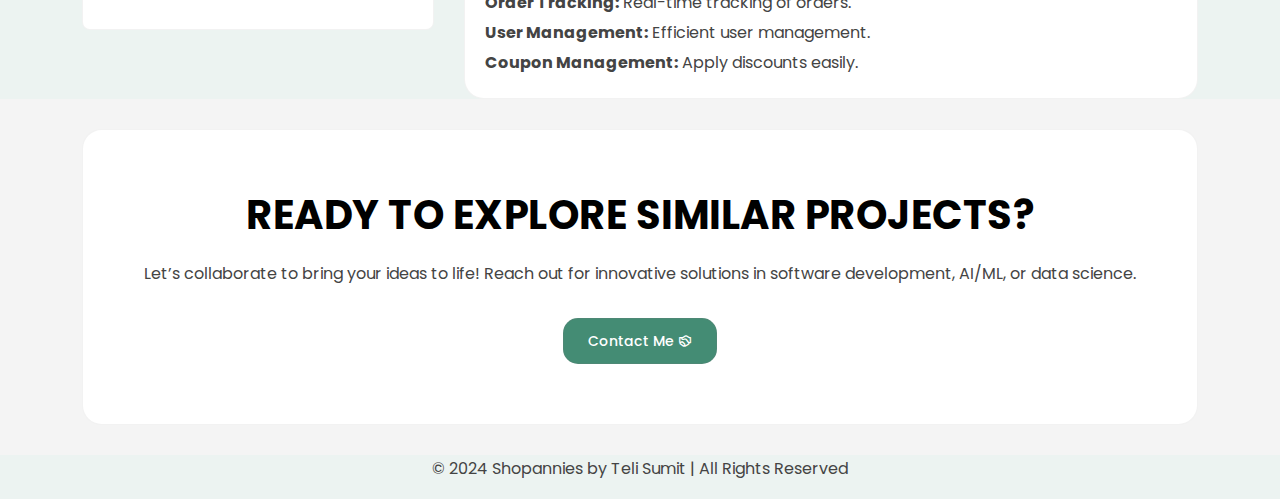
<file: Projects/shopannies-clothing-ecommerce.html>
<!DOCTYPE html>
<html lang="en">

<head>
    <meta charset="utf-8">
    <meta http-equiv="X-UA-Compatible" content="IE=edge">
    <meta name="viewport" content="width=device-width, initial-scale=1">
    <meta name="description" content="Shopannies is a clothing ecommerce platform focused on enhancing the online shopping experience for kurtis, providing seamless browsing, secure payments, and engaging features.">
    <meta name="keywords" content="Clothing Ecommerce, Kurti Shopping, Secure Payments, Wishlist, Product Management, Admin Features, Teli Sumit">
    <meta name="author" content="Teli Sumit">
    <meta name="robots" content="index, follow">
    
    <!-- PAGE TITLE -->
    <title>Shopannies - Clothing Ecommerce | Teli Sumit | Full Stack Developer & Data Scientist</title>
  
    <!-- Open Graph Meta Tags -->
    <meta property="og:title" content="Shopannies - Clothing Ecommerce by Teli Sumit | Enhance Your Kurti Shopping Experience">
    <meta property="og:description" content="Shopannies is a clothing ecommerce platform focused on making kurti shopping seamless with secure transactions, intuitive wishlists, and stunning product displays.">
    <meta property="og:image" content="https://sumitteli.me/assets/favicon_io/sumit%20teli%20icon.png">
    <meta property="og:url" content="https://sumitteli.me/Projects/shopannies-clothing-ecommerce.html">
    <meta property="og:type" content="website">
  
    <!-- Twitter Card Meta Tags -->
    <meta name="twitter:card" content="summary_large_image">
    <meta name="twitter:title" content="Shopannies - Clothing Ecommerce by Teli Sumit">
    <meta name="twitter:description" content="Enhance your kurti shopping experience with seamless cart management, secure payments, and engaging product displays.">
    <meta name="twitter:image" content="https://sumitteli.me/assets/favicon_io/sumit%20teli%20icon.png">
  
    <!-- LinkedIn Integration -->
    <meta property="og:profile:first_name" content="Teli">
    <meta property="og:profile:last_name" content="Sumit">
    <meta property="og:profile:username" content="telisumit">
  
    <!-- Structured Data: JSON-LD -->
    <script type="application/ld+json">
      {
        "@context": "http://schema.org",
        "@type": "Project",
        "name": "Shopannies - Clothing Ecommerce",
        "description": "A clothing ecommerce platform for seamless kurti shopping, featuring secure payments, an intuitive wishlist, and easy-to-manage admin features.",
        "url": "https://sumitteli.me/Projects/shopannies-clothing-ecommerce.html",
        "image": "https://sumitteli.me/assets/images/projects/SLTTC.webp",
        "author": {
          "@type": "Person",
          "name": "Teli Sumit"
        }
      }
    </script>
    
     <!-- FAV ICON -->
    <link rel="apple-touch-icon" href="../assets/images/favicon.ico">
    <link rel="shortcut icon" type="image/png" href="../assets/images/favicon.ico">
    <!-- ALL GOOGLE FONTS -->
    <link rel="preconnect" href="https://fonts.googleapis.com">
    <link rel="preconnect" href="https://fonts.gstatic.com" crossorigin>
    <link href="https://fonts.googleapis.com/css2?family=Poppins:ital,wght@0,100;0,200;0,300;0,400;0,500;0,600;0,700;0,800;0,900;1,100;1,200;1,300;1,400;1,500;1,600;1,700;1,800;1,900&display=swap" rel="stylesheet">
    <!-- BOOTSTRAP CSS -->
    <link rel="stylesheet" href="../assets/css/bootstrap.min.css" />
    <!-- FONT AWESOME CSS -->
    <link rel="stylesheet" href="../assets/fonts/remixicon.css" />
    <!-- MAGNIFIC CSS -->
    <link rel="stylesheet" href="../assets/css/magnific-popup.css">
    <!-- NICE SELECT CSS -->
    <link rel="stylesheet" href="../assets/css/nice-select.min.css" />
    <!-- ANIMATE CSS -->
    <link rel="stylesheet" href="../assets/css/animate.min.css" />
    <!-- SLICK CSS -->
    <link rel="stylesheet" href="../assets/css/slick.min.css" />
    <!-- SPACING CSS -->
    <link rel="stylesheet" href="../assets/css/spacing.css" />
    <!-- MAIN STYLE CSS -->
    <link rel="stylesheet" href="../assets/css/style.css" />
    <!-- RESPONSIVE CSS -->
    <link rel="stylesheet" href="../assets/css/responsive.css">
    <!-- HTML5 shim and Respond.js IE8 support of HTML5 elements and media queries -->
    <!-- WARNING: Respond.js doesn't work if you view the page via file:// -->
    <!--[if lt IE 9]>
      <script src="https://oss.maxcdn.com/html5shiv/3.7.2/html5shiv.min.js"></script>
      <script src="https://oss.maxcdn.com/respond/1.4.2/respond.min.js"></script>
    <![endif]-->
    <link rel="stylesheet" href="../assets/css/project.css">
</head>

<body>
    <!-- START PRELOADER AREA-->
    <div class="preloader">
        <svg viewbox="0 0 1000 1000" preserveaspectratio="none">
            <path id="preloaderSvg" d="M0,1005S175,995,500,995s500,5,500,5V0H0Z"></path>
        </svg>
        <div class="preloader-heading">
            <div class="load-text">
                <span>S</span>
                <span>U</span>
                <span>M</span>
                <span>I</span>
                <span>T</span>
            </div>
        </div>
    </div>
    <!-- START MENU DESIGN AREA -->
    <header class="main-header">
        <div class="header-upper">
            <div class="container">
                <div class="header-inner d-flex align-items-center">
                    <!-- START LOGO DESIGN AREA -->
                    <div class="logo-outer">
                        <div class="logo">
                            <a href="/"><img src="../assets/images/logo.png" alt="Logo" title="Logo" /></a>
                        </div>
                    </div>
                    <!-- / END LOGO DESIGN AREA -->
                    <!-- START NAV DESIGN AREA -->
                    <div class="nav-outer clearfix mx-auto">
                        <!-- Main Menu -->
                        <nav class="main-menu navbar-expand-lg">
                            <div class="navbar-header">
                                <div class="mobile-logo">
                                    <a href="/">
                                        <img src="../assets/images/logo.png" alt="Logo" title="Logo" />
                                    </a>
                                </div>
                                <!-- Toggle Button -->
                                <button type="button" class="navbar-toggle" data-bs-toggle="collapse" data-bs-target=".navbar-collapse" aria-label="Toggle navigation menu">
                                    <span class="icon-bar"></span>
                                    <span class="icon-bar"></span>
                                    <span class="icon-bar"></span>
                                </button>
                            </div>
                            <div class="navbar-collapse collapse">
                                <ul class="navigation onepage clearfix">
                                    <li><a class="nav-link-click" href="#about">about</a></li>
                                    <li><a class="nav-link-click" href="#service">services</a></li>
                                    <li><a class="nav-link-click" href="#works">works</a></li>
<!-- 
                                    <li><a class="nav-link-click" href="#blog">Blog</a></li> -->
                                    <li><a class="nav-link-click" href="#contact">Contact</a></li>
                                </ul>
                            </div>
                        </nav>
                        <!-- / END NAV DESIGN AREA -->
                    </div>
                    <div class="menu-btns">
                        <a href="#contact" class="theme-btn">Hire Me<i class="ri-shake-hands-line"></i></a>
                    </div>
                </div>
            </div>
        </div>
    </header>
     <!-- START PROJECT PAGE DESIGN -->
     <div class="single-project-page-design">
        <div class="container">
            <div class="row">
                <div class="col-lg-12 text-center pb-30">
                    <p>PROJECT: Shopannies - Clothing Ecommerce</p>
                    <h1>Enhancing Your Kurti Shopping Experience</h1>
                </div>
            </div>
        </div>

        <!-- Project Image Section -->
        <div class="single-project-image">
            <img src="../assets/images/projects/shopannies.webp" 
                alt="SIRD Project: Geo-tagging and digital monitoring for government scheme inspections">
        </div>
        

   
        <!-- Project Details Section -->
        <div class="container pt-30">
            <div class="row">
                <!-- Left Section -->
                <div class="col-lg-4">
                    <div class="single-project-page-left">
                        <div class="single-info">
                            <p>Year</p>
                            <h3>2023</h3>
                        </div>
                        <div class="single-info">
                            <p>Role</p>
                            <h3>Founder, Lead, Project Manager, Designer, Developer</h3>
                        </div>
                        <div class="single-info">
                            <p>Challenge</p>
                            <h3>Building an intuitive and secure ecommerce platform</h3>
                        </div>
                        <div class="single-info">
                            <p>Solution</p>
                            <h3>Clothing Ecommerce with Secure Payments & Wishlist Features</h3>
                        </div>
                    </div>
                </div>

                <!-- Right Section -->
                <div class="col-lg-8">
                    <div class="single-project-page-right">
                        <h3 class="sub-heading">Project Overview</h3>
                        <p>Shopannies is a cutting-edge clothing ecommerce platform designed to simplify the shopping experience for kurtis. With features like seamless checkout, secure payments, and product management, it provides an intuitive and efficient platform for both users and admins.</p>

                        <h3 class="sub-heading">Key Features</h3>
                        <ul>
                            <li><strong>Seamless Shopping Cart:</strong> Effortless cart management for users.</li>
                            <li><strong>Robust Security:</strong> Strong authentication for secure transactions.</li>
                            <li><strong>Wishlist:</strong> Intuitive wishlist to keep track of favorite kurtis.</li>
                            <li><strong>Stunning Product Displays:</strong> High-quality product images.</li>
                            <li><strong>Secure Payments:</strong> Integration with Razorpay for transactions.</li>
                        </ul>

                        <h3 class="sub-heading">Admin Features</h3>
                        <ul>
                            <li><strong>Product Management:</strong> Easy-to-use product management tools.</li>
                            <li><strong>Order Tracking:</strong> Real-time tracking of orders.</li>
                            <li><strong>User Management:</strong> Efficient user management.</li>
                            <li><strong>Coupon Management:</strong> Apply discounts easily.</li>
                        </ul>
                    </div>
                </div>
            </div>
        </div>
    </div>
    <!-- END PROJECT PAGE DESIGN -->


        <!-- Call-to-Action Section -->
        <section class="call-to-action-area">
            <div class="container">
                <div class="row">
                    <div class="col-lg-12">
                        <div class="about-content-part call-to-action-part text-center">
                            <h2>Ready to Explore Similar Projects?</h2>
                            <p>
                                Let’s collaborate to bring your ideas to life! Reach out for innovative solutions in software development, AI/ML, or data science.
                            </p>
                            <div class="hero-btns">
                                <a href="../#contact" class="theme-btn">Contact Me<i class="ri-shake-hands-line"></i></a>
                            </div>
                        </div>
                    </div>
                </div>
            </div>
        </section>
        <!-- / END CALL-TO-ACTION SECTION -->
             <!-- Footer Section -->
    <footer class="footer-section">
        <div class="footer-main">
            <div class="container">
                <div class="row">
                    <div class="col-lg-12 text-center">
                        <p>&copy; 2024 Shopannies by Teli Sumit | All Rights Reserved</p>
                    </div>
                </div>
            </div>
        </div>
    </footer>
    </div>
    <!-- / END PROJECT PAGE DESIGN -->
    <!-- / END SCROOL UP DESIGN AREA -->
    <!-- JQUERY JS -->
    <script src="../assets/js/jquery-3.7.1.min.js"></script>
    <!-- BOOTSTRAP JS-->
    <script src="../assets/js/bootstrap.min.js"></script>
    <!-- APPEAR JS -->
    <script src="../assets/js/appear.min.js"></script>
    <!-- GSAP JS -->
    <script src="../assets/js/gsap.min.js"></script>
    <!-- MAGNIFICANT JS -->
    <script src="../assets/js/jquery.magnific-popup.min.js"></script>
    <!-- SLICK JS-->
    <script src="../assets/js/slick.min.js"></script>
    <!-- NICE SELECT JS-->
    <script src="../assets/js/jquery.nice-select.min.js"></script>
    <!-- IMAGE LOADER JS-->
    <script src="../assets/js/imagesloaded.pkgd.min.js"></script>
    <!-- ISOTOPE JS-->
    <script src="../assets/js/isotope.pkgd.min.js"></script>
    <!--  WOW ANIMATION JS-->
    <script src="../assets/js/wow.min.js"></script>
    <!-- SCRIPT JS-->
    <script src="../assets/js/script.js"></script>
</body>

</html>
</file>
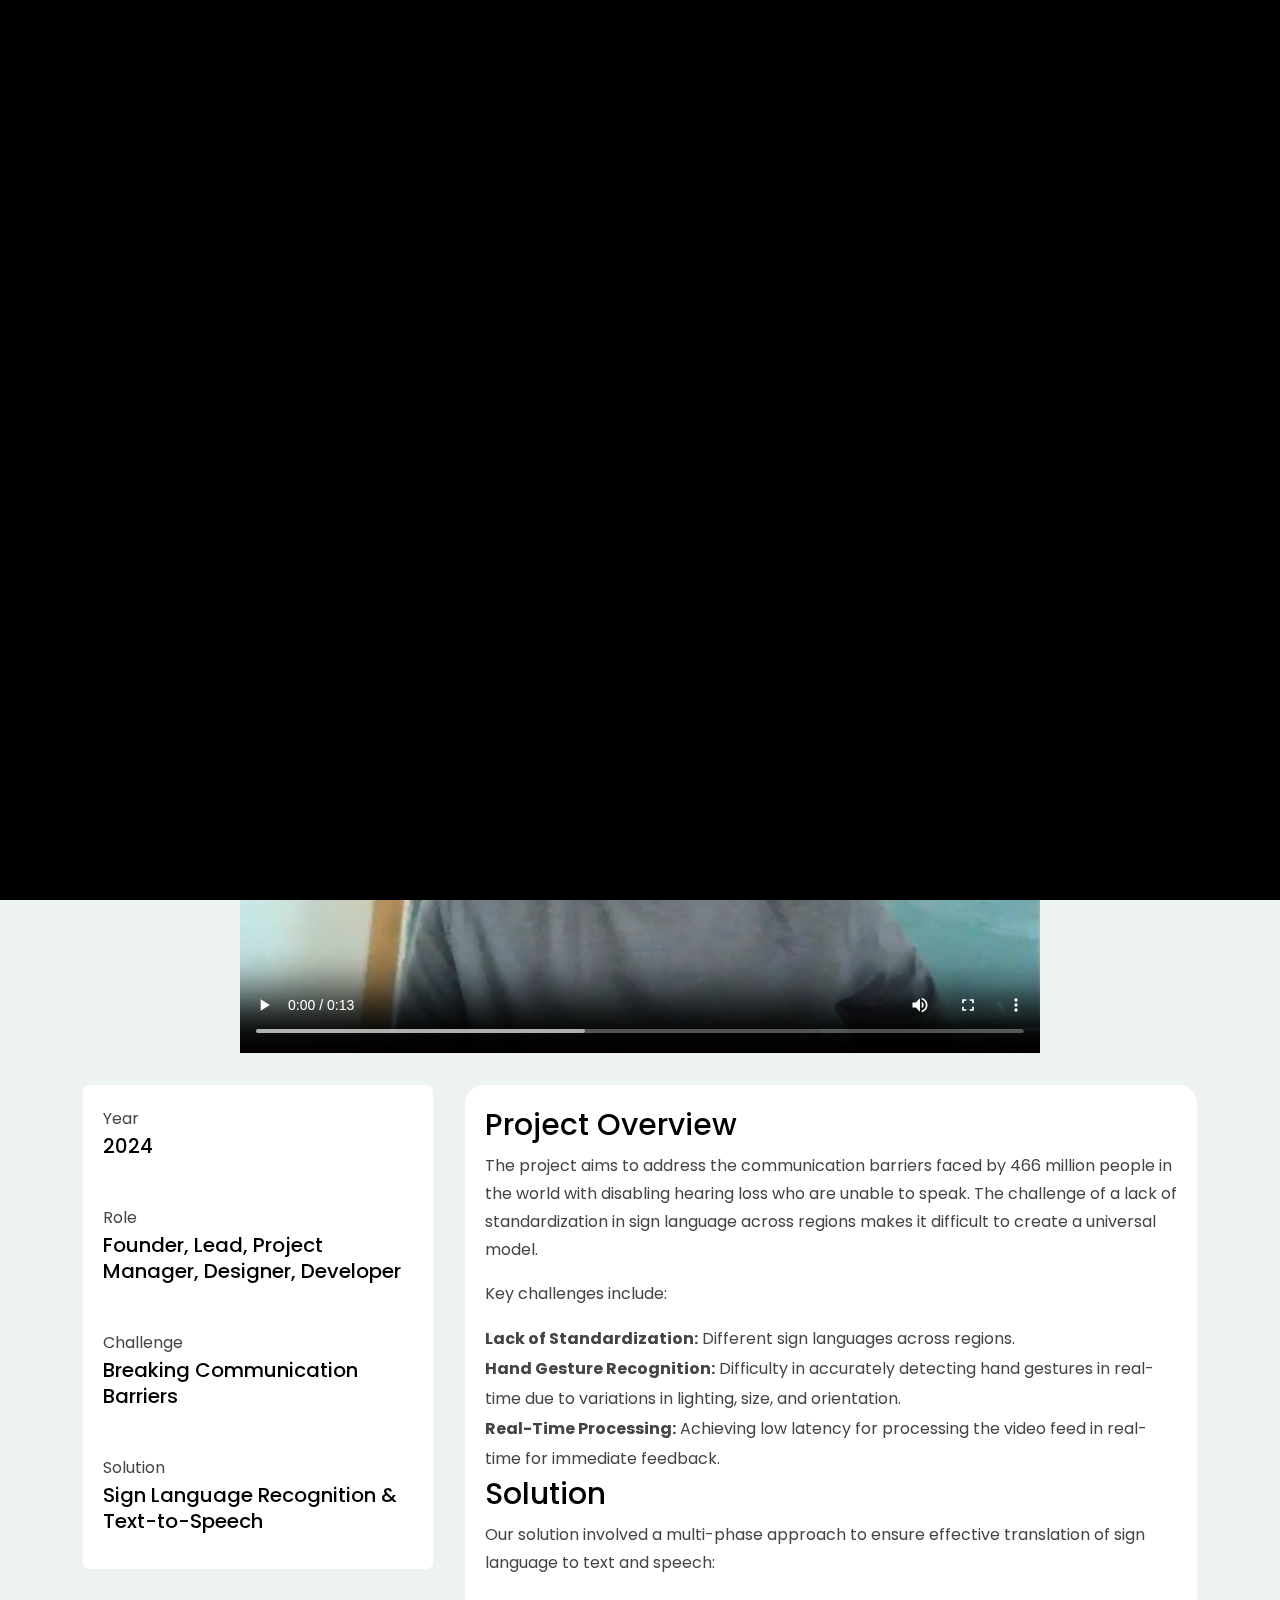
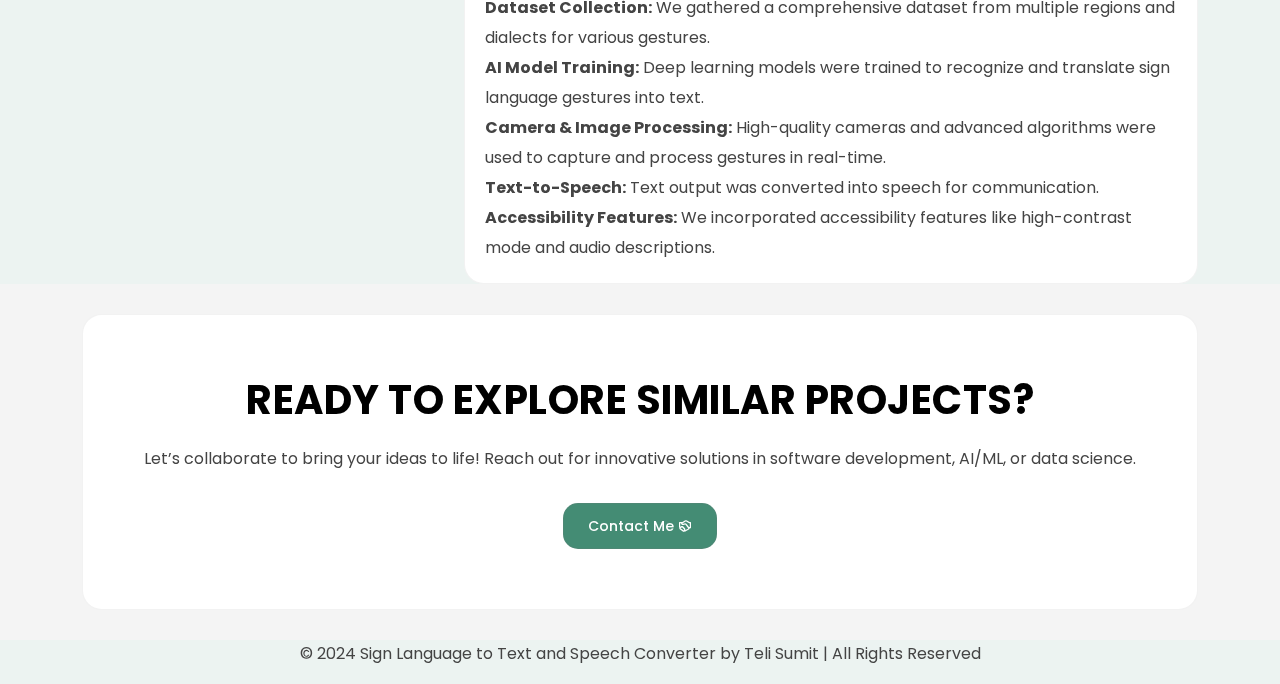
<file: Projects/sign-language-to-text-and-speech-converter.html>
<!DOCTYPE html>
<html lang="en">

<head>
    <meta charset="utf-8">
    <meta http-equiv="X-UA-Compatible" content="IE=edge">
    <meta name="viewport" content="width=device-width, initial-scale=1">
    <meta name="description" content="Sign Language to Text and Speech Converter by Teli Sumit aims to bridge communication barriers for 466 million people with disabling hearing loss using advanced AI and gesture recognition technology.">
    <meta name="keywords" content="Sign Language, AI-powered communication, deaf-mute, text-to-speech, gesture recognition, accessibility, Teli Sumit, inclusivity, machine learning">
    <meta name="author" content="Teli Sumit">
    <meta name="robots" content="index, follow">
    
    <!-- PAGE TITLE -->
    <title>Sign Language to Text and Speech Converter | Teli Sumit | Full Stack Developer & Data Scientist</title>
  
    <!-- Open Graph Meta Tags -->
    <meta property="og:title" content="Sign Language to Text and Speech Converter by Teli Sumit | AI-powered Communication Solution">
    <meta property="og:description" content="This project, developed by Teli Sumit, aims to help individuals with hearing loss communicate effectively by translating sign language gestures into text and speech using AI and machine learning.">
    <meta property="og:image" content="https://sumitteli.me/assets/favicon_io/sumit%20teli%20icon.png">
    <meta property="og:url" content="https://sumitteli.me/Projects/sign-language-to-text-and-speech-converter.html">
    <meta property="og:type" content="website">
  
    <!-- Twitter Card Meta Tags -->
    <meta name="twitter:card" content="summary_large_image">
    <meta name="twitter:title" content="Sign Language to Text and Speech Converter by Teli Sumit">
    <meta name="twitter:description" content="AI-powered solution to help individuals with hearing loss communicate by converting sign language gestures into text and speech.">
    <meta name="twitter:image" content="https://sumitteli.me/assets/favicon_io/sumit%20teli%20icon.png">
  
    <!-- LinkedIn Integration -->
    <meta property="og:profile:first_name" content="Teli">
    <meta property="og:profile:last_name" content="Sumit">
    <meta property="og:profile:username" content="telisumit">
  
    <!-- Structured Data: JSON-LD -->
    <script type="application/ld+json">
      {
        "@context": "http://schema.org",
        "@type": "Project",
        "name": "Sign Language to Text and Speech Converter",
        "description": "A project that translates sign language gestures into text and speech to improve communication for individuals with hearing loss.",
        "url": "https://sumitteli.me/Projects/sign-language-to-text-and-speech-converter.html",
        "image": "https://sumitteli.me/assets/images/projects/SLTTC.webp",
        "author": {
          "@type": "Person",
          "name": "Teli Sumit"
        }
      }
    </script>
     <!-- FAV ICON -->
    <link rel="apple-touch-icon" href="../assets/images/favicon.ico">
    <link rel="shortcut icon" type="image/png" href="../assets/images/favicon.ico">
    <!-- ALL GOOGLE FONTS -->
    <link rel="preconnect" href="https://fonts.googleapis.com">
    <link rel="preconnect" href="https://fonts.gstatic.com" crossorigin>
    <link href="https://fonts.googleapis.com/css2?family=Poppins:ital,wght@0,100;0,200;0,300;0,400;0,500;0,600;0,700;0,800;0,900;1,100;1,200;1,300;1,400;1,500;1,600;1,700;1,800;1,900&display=swap" rel="stylesheet">
    <!-- BOOTSTRAP CSS -->
    <link rel="stylesheet" href="../assets/css/bootstrap.min.css" />
    <!-- FONT AWESOME CSS -->
    <link rel="stylesheet" href="../assets/fonts/remixicon.css" />
    <!-- MAGNIFIC CSS -->
    <link rel="stylesheet" href="../assets/css/magnific-popup.css">
    <!-- NICE SELECT CSS -->
    <link rel="stylesheet" href="../assets/css/nice-select.min.css" />
    <!-- ANIMATE CSS -->
    <link rel="stylesheet" href="../assets/css/animate.min.css" />
    <!-- SLICK CSS -->
    <link rel="stylesheet" href="../assets/css/slick.min.css" />
    <!-- SPACING CSS -->
    <link rel="stylesheet" href="../assets/css/spacing.css" />
    <!-- MAIN STYLE CSS -->
    <link rel="stylesheet" href="../assets/css/style.css" />
    <!-- RESPONSIVE CSS -->
    <link rel="stylesheet" href="../assets/css/responsive.css">
    <!-- HTML5 shim and Respond.js IE8 support of HTML5 elements and media queries -->
    <!-- WARNING: Respond.js doesn't work if you view the page via file:// -->
    <!--[if lt IE 9]>
      <script src="https://oss.maxcdn.com/html5shiv/3.7.2/html5shiv.min.js"></script>
      <script src="https://oss.maxcdn.com/respond/1.4.2/respond.min.js"></script>
    <![endif]-->
    <link rel="stylesheet" href="../assets/css/project.css">
</head>

<body>
    <!-- START PRELOADER AREA-->
    <div class="preloader">
        <svg viewbox="0 0 1000 1000" preserveaspectratio="none">
            <path id="preloaderSvg" d="M0,1005S175,995,500,995s500,5,500,5V0H0Z"></path>
        </svg>
        <div class="preloader-heading">
            <div class="load-text">
                <span>S</span>
                <span>U</span>
                <span>M</span>
                <span>I</span>
                <span>T</span>
            </div>
        </div>
    </div>
    <!-- START MENU DESIGN AREA -->
    <header class="main-header">
        <div class="header-upper">
            <div class="container">
                <div class="header-inner d-flex align-items-center">
                    <!-- START LOGO DESIGN AREA -->
                    <div class="logo-outer">
                        <div class="logo">
                            <a href="index.html"><img src="../assets/images/logo.png" alt="Logo" title="Logo" /></a>
                        </div>
                    </div>
                    <!-- / END LOGO DESIGN AREA -->
                    <!-- START NAV DESIGN AREA -->
                    <div class="nav-outer clearfix mx-auto">
                        <!-- Main Menu -->
                        <nav class="main-menu navbar-expand-lg">
                            <div class="navbar-header">
                                <div class="mobile-logo">
                                    <a href="index.html">
                                        <img src="../assets/images/logo.png" alt="Logo" title="Logo" />
                                    </a>
                                </div>
                                <!-- Toggle Button -->
                                <button type="button" class="navbar-toggle" data-bs-toggle="collapse" data-bs-target=".navbar-collapse" aria-label="Toggle navigation menu">
                                    <span class="icon-bar"></span>
                                    <span class="icon-bar"></span>
                                    <span class="icon-bar"></span>
                                </button>
                            </div>
                            <div class="navbar-collapse collapse">
                                <ul class="navigation onepage clearfix">
                                    <li><a class="nav-link-click" href="#about">about</a></li>
                                    <li><a class="nav-link-click" href="#service">services</a></li>
                                    <li><a class="nav-link-click" href="#works">works</a></li>
<!-- 
                                    <li><a class="nav-link-click" href="#blog">Blog</a></li> -->
                                    <li><a class="nav-link-click" href="#contact">Contact</a></li>
                                </ul>
                            </div>
                        </nav>
                        <!-- / END NAV DESIGN AREA -->
                    </div>
                    <div class="menu-btns">
                        <a href="#contact" class="theme-btn">Hire Me<i class="ri-shake-hands-line"></i></a>
                    </div>
                </div>
            </div>
        </div>
    </header>
     <!-- START PROJECT PAGE DESIGN -->
     <div class="single-project-page-design">
        <div class="container">
            <div class="row">
                <div class="col-lg-12 text-center pb-30">
                    <p>PROJECT: Sign Language to Text and Speech Converter</p>
                    <h1>Bridging Communication for the Deaf and Mute</h1>
                </div>
            </div>
        </div>

        <!-- Project Image Section -->
        <div class="single-project-image">
            <video width="100%" controls>
                <source src="../assets/video/sign-language-to-text-and-speech-converter.mp4" type="video/mp4">
                Your browser does not support the video tag.
            </video>
        </div>
        

        <!-- Project Details Section -->
        <div class="container pt-30">
            <div class="row">
                <!-- Left Section -->
                <div class="col-lg-4">
                    <div class="single-project-page-left">
                        <div class="single-info">
                            <p>Year</p>
                            <h3>2024</h3>
                        </div>
                        <div class="single-info">
                            <p>Role</p>
                            <h3>Founder, Lead, Project Manager, Designer, Developer</h3>
                        </div>
                        <div class="single-info">
                            <p>Challenge</p>
                            <h3>Breaking Communication Barriers</h3>
                        </div>
                        <div class="single-info">
                            <p>Solution</p>
                            <h3>Sign Language Recognition & Text-to-Speech</h3>
                        </div>
                    </div>
                </div>

                <!-- Right Section -->
                <div class="col-lg-8">
                    <div class="single-project-page-right">
                          <h3 class="sub-heading">Project Overview</h3>
                          <p>The project aims to address the communication barriers faced by 466 million people in the world with disabling hearing loss who are unable to speak. The challenge of a lack of standardization in sign language across regions makes it difficult to create a universal model.</p>

                          <p>Key challenges include:</p>
                          <ul>
                              <li><strong>Lack of Standardization:</strong> Different sign languages across regions.</li>
                              <li><strong>Hand Gesture Recognition:</strong> Difficulty in accurately detecting hand gestures in real-time due to variations in lighting, size, and orientation.</li>
                              <li><strong>Real-Time Processing:</strong> Achieving low latency for processing the video feed in real-time for immediate feedback.</li>
                          </ul>

                          <h3 class="sub-heading">Solution</h3>
                          <p>Our solution involved a multi-phase approach to ensure effective translation of sign language to text and speech:</p>
                          <ul>
                              <li><strong>Dataset Collection:</strong> We gathered a comprehensive dataset from multiple regions and dialects for various gestures.</li>
                              <li><strong>AI Model Training:</strong> Deep learning models were trained to recognize and translate sign language gestures into text.</li>
                              <li><strong>Camera & Image Processing:</strong> High-quality cameras and advanced algorithms were used to capture and process gestures in real-time.</li>
                              <li><strong>Text-to-Speech:</strong> Text output was converted into speech for communication.</li>
                              <li><strong>Accessibility Features:</strong> We incorporated accessibility features like high-contrast mode and audio descriptions.</li>
                          </ul>
                    </div>
                </div>
            </div>
        </div>
    </div>
    <!-- END PROJECT PAGE DESIGN -->

        <!-- Call-to-Action Section -->
        <section class="call-to-action-area">
            <div class="container">
                <div class="row">
                    <div class="col-lg-12">
                        <div class="about-content-part call-to-action-part text-center">
                            <h2>Ready to Explore Similar Projects?</h2>
                            <p>
                                Let’s collaborate to bring your ideas to life! Reach out for innovative solutions in software development, AI/ML, or data science.
                            </p>
                            <div class="hero-btns">
                                <a href="../#contact" class="theme-btn">Contact Me<i class="ri-shake-hands-line"></i></a>
                            </div>
                        </div>
                    </div>
                </div>
            </div>
        </section>
        <!-- / END CALL-TO-ACTION SECTION -->
             <!-- Footer Section -->
    <footer class="footer-section">
        <div class="footer-main">
            <div class="container">
                <div class="row">
                    <div class="col-lg-12 text-center">
                        <p>&copy; 2024 Sign Language to Text and Speech Converter by Teli Sumit | All Rights Reserved</p>
                    </div>
                </div>
            </div>
        </div>
    </footer>
    </div>
    <!-- / END PROJECT PAGE DESIGN -->
    <!-- / END SCROOL UP DESIGN AREA -->
    <!-- JQUERY JS -->
    <script src="../assets/js/jquery-3.7.1.min.js"></script>
    <!-- BOOTSTRAP JS-->
    <script src="../assets/js/bootstrap.min.js"></script>
    <!-- APPEAR JS -->
    <script src="../assets/js/appear.min.js"></script>
    <!-- GSAP JS -->
    <script src="../assets/js/gsap.min.js"></script>
    <!-- MAGNIFICANT JS -->
    <script src="../assets/js/jquery.magnific-popup.min.js"></script>
    <!-- SLICK JS-->
    <script src="../assets/js/slick.min.js"></script>
    <!-- NICE SELECT JS-->
    <script src="../assets/js/jquery.nice-select.min.js"></script>
    <!-- IMAGE LOADER JS-->
    <script src="../assets/js/imagesloaded.pkgd.min.js"></script>
    <!-- ISOTOPE JS-->
    <script src="../assets/js/isotope.pkgd.min.js"></script>
    <!--  WOW ANIMATION JS-->
    <script src="../assets/js/wow.min.js"></script>
    <!-- SCRIPT JS-->
    <script src="../assets/js/script.js"></script>
</body>

</html>
</file>
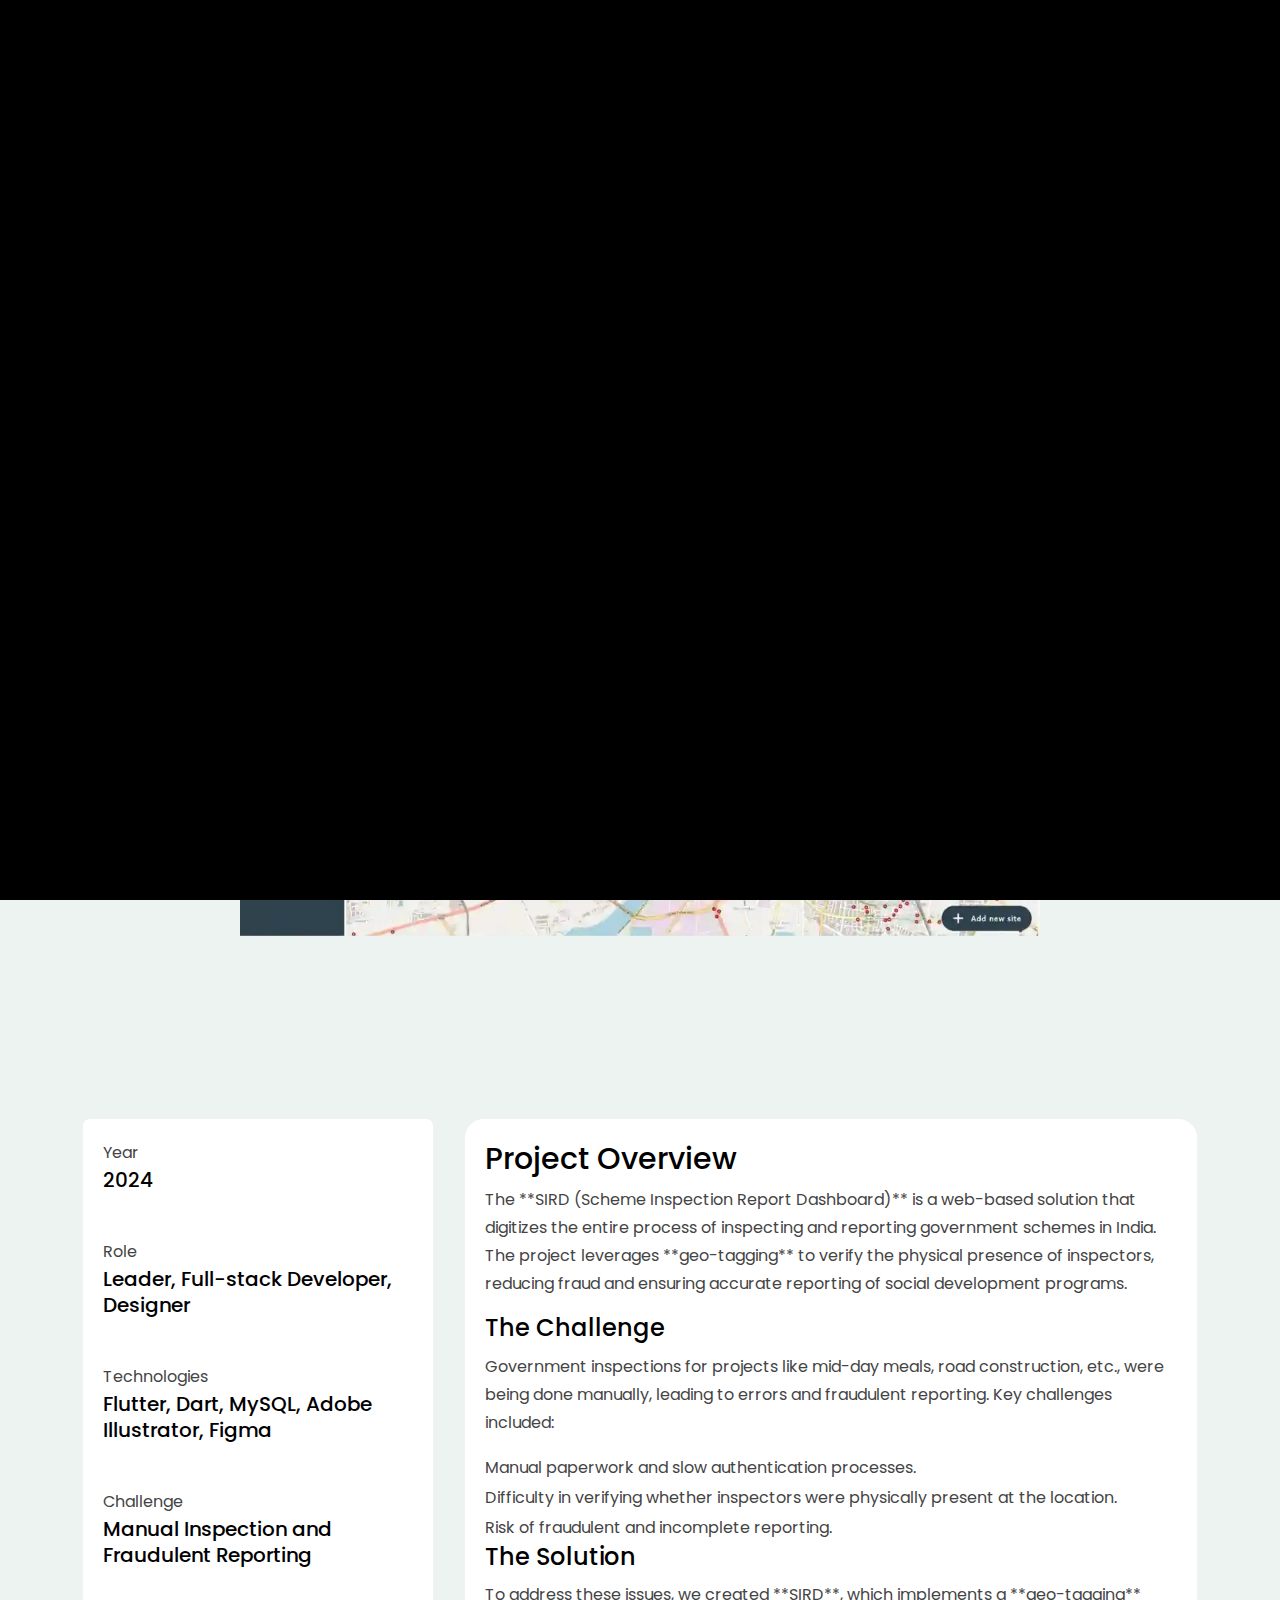
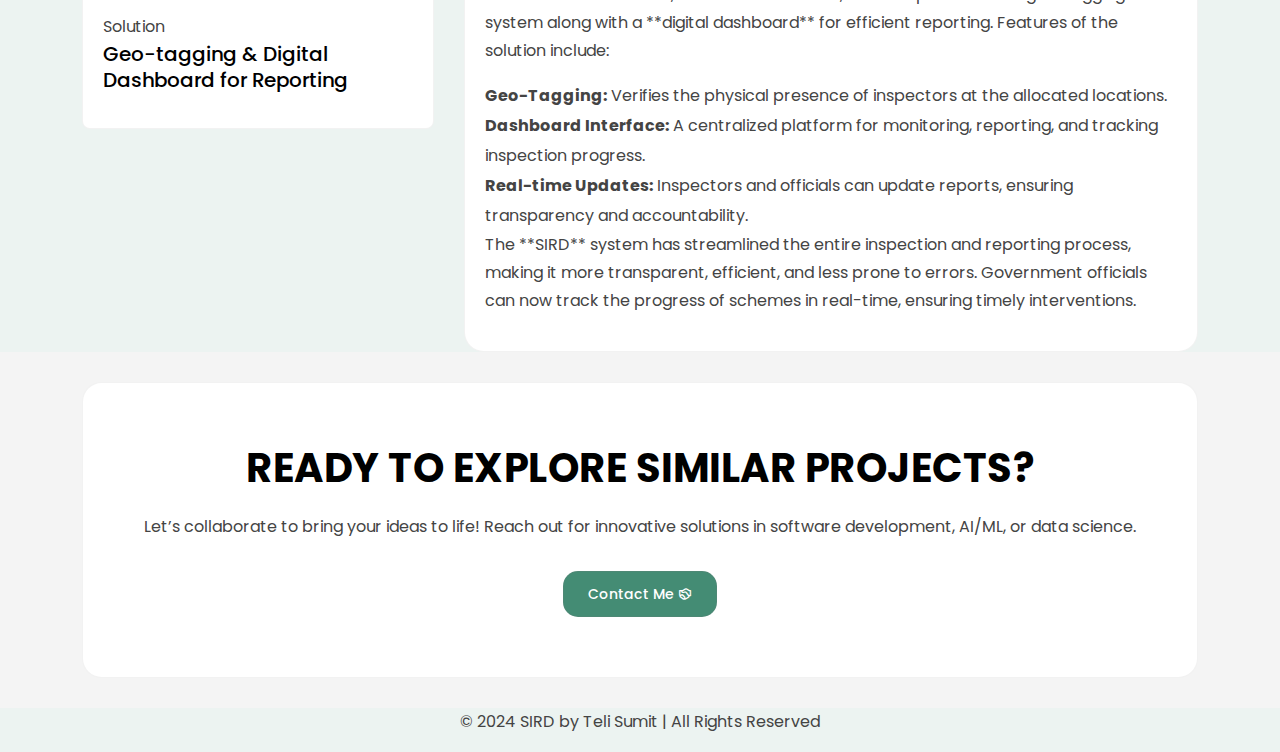
<file: Projects/sird-project.html>
<!DOCTYPE html>
<html lang="en">

<head>
    <meta charset="utf-8">
    <meta http-equiv="X-UA-Compatible" content="IE=edge">
    <meta name="viewport" content="width=device-width, initial-scale=1">
    <meta name="description" content="SIRD (Scheme Inspection Report Dashboard) is a web-based solution developed by Teli Sumit to digitize and streamline the monitoring and reporting of government schemes, with the added feature of geo-tagging to ensure accurate and timely inspections.">
    <meta name="keywords" content="SIRD, Scheme Inspection Report Dashboard, government schemes, geo-tagging, Flutter, Dart, MySQL, digital reporting, inspection process, monitoring, Teli Sumit">
    <meta name="author" content="Teli Sumit">
    <meta name="robots" content="index, follow">
    
    <!-- PAGE TITLE -->
    <title>SIRD | Scheme Inspection Report Dashboard by Teli Sumit | Android & Web Development</title>
  
    <!-- Open Graph Meta Tags -->
    <meta property="og:title" content="SIRD | Scheme Inspection Report Dashboard | Web & Mobile Development by Teli Sumit">
    <meta property="og:description" content="SIRD is a web and mobile solution that digitizes the government inspection process, ensuring accurate location-based reporting and improving the efficiency of monitoring government schemes.">
    <meta property="og:image" content="https://sumitteli.me/assets/favicon_io/sumit%20teli%20icon.png">
    <meta property="og:url" content="https://sumitteli.me/Projects/sird-project.html">
    <meta property="og:type" content="website">
  
    <!-- Twitter Card Meta Tags -->
    <meta name="twitter:card" content="summary_large_image">
    <meta name="twitter:title" content="SIRD | Scheme Inspection Report Dashboard by Teli Sumit">
    <meta name="twitter:description" content="SIRD digitizes the government inspection process, making it more efficient and transparent with geo-tagging and streamlined reporting for social development programs.">
    <meta name="twitter:image" content="https://sumitteli.me/assets/favicon_io/sumit%20teli%20icon.png">
  
    <!-- LinkedIn Integration -->
    <meta property="og:profile:first_name" content="Teli">
    <meta property="og:profile:last_name" content="Sumit">
    <meta property="og:profile:username" content="telisumit">
  
    <!-- Structured Data: JSON-LD -->
    <script type="application/ld+json">
      {
        "@context": "http://schema.org",
        "@type": "Project",
        "name": "SIRD",
        "description": "SIRD is a web-based solution for the efficient monitoring and reporting of government schemes, utilizing geo-tagging for accurate location-based verification.",
        "url": "https://sumitteli.me/Projects/sird-project.html",
        "image": "https://sumitteli.me/assets/images/project/SIRD.webp",
        "author": {
          "@type": "Person",
          "name": "Teli Sumit"
        }
      }
    </script>
     <!-- FAV ICON -->
    <link rel="apple-touch-icon" href="../assets/images/favicon.ico">
    <link rel="shortcut icon" type="image/png" href="../assets/images/favicon.ico">
    <!-- ALL GOOGLE FONTS -->
    <link rel="preconnect" href="https://fonts.googleapis.com">
    <link rel="preconnect" href="https://fonts.gstatic.com" crossorigin>
    <link href="https://fonts.googleapis.com/css2?family=Poppins:ital,wght@0,100;0,200;0,300;0,400;0,500;0,600;0,700;0,800;0,900;1,100;1,200;1,300;1,400;1,500;1,600;1,700;1,800;1,900&display=swap" rel="stylesheet">
    <!-- BOOTSTRAP CSS -->
    <link rel="stylesheet" href="../assets/css/bootstrap.min.css" />
    <!-- FONT AWESOME CSS -->
    <link rel="stylesheet" href="../assets/fonts/remixicon.css" />
    <!-- MAGNIFIC CSS -->
    <link rel="stylesheet" href="../assets/css/magnific-popup.css">
    <!-- NICE SELECT CSS -->
    <link rel="stylesheet" href="../assets/css/nice-select.min.css" />
    <!-- ANIMATE CSS -->
    <link rel="stylesheet" href="../assets/css/animate.min.css" />
    <!-- SLICK CSS -->
    <link rel="stylesheet" href="../assets/css/slick.min.css" />
    <!-- SPACING CSS -->
    <link rel="stylesheet" href="../assets/css/spacing.css" />
    <!-- MAIN STYLE CSS -->
    <link rel="stylesheet" href="../assets/css/style.css" />
    <!-- RESPONSIVE CSS -->
    <link rel="stylesheet" href="../assets/css/responsive.css">
    <!-- HTML5 shim and Respond.js IE8 support of HTML5 elements and media queries -->
    <!-- WARNING: Respond.js doesn't work if you view the page via file:// -->
    <!--[if lt IE 9]>
      <script src="https://oss.maxcdn.com/html5shiv/3.7.2/html5shiv.min.js"></script>
      <script src="https://oss.maxcdn.com/respond/1.4.2/respond.min.js"></script>
    <![endif]-->
    <link rel="stylesheet" href="../assets/css/project.css">
</head>

<body>
    <!-- START PRELOADER AREA-->
    <div class="preloader">
        <svg viewbox="0 0 1000 1000" preserveaspectratio="none">
            <path id="preloaderSvg" d="M0,1005S175,995,500,995s500,5,500,5V0H0Z"></path>
        </svg>
        <div class="preloader-heading">
            <div class="load-text">
                <span>S</span>
                <span>U</span>
                <span>M</span>
                <span>I</span>
                <span>T</span>
            </div>
        </div>
    </div>
    <!-- START MENU DESIGN AREA -->
    <header class="main-header">
        <div class="header-upper">
            <div class="container">
                <div class="header-inner d-flex align-items-center">
                    <!-- START LOGO DESIGN AREA -->
                    <div class="logo-outer">
                        <div class="logo">
                            <a href="/"><img src="../assets/images/logo.png" alt="Logo" title="Logo" /></a>
                        </div>
                    </div>
                    <!-- / END LOGO DESIGN AREA -->
                    <!-- START NAV DESIGN AREA -->
                    <div class="nav-outer clearfix mx-auto">
                        <!-- Main Menu -->
                        <nav class="main-menu navbar-expand-lg">
                            <div class="navbar-header">
                                <div class="mobile-logo">
                                    <a href="/">
                                        <img src="../assets/images/logo.png" alt="Logo" title="Logo" />
                                    </a>
                                </div>
                                <!-- Toggle Button -->
                                <button type="button" class="navbar-toggle" data-bs-toggle="collapse" data-bs-target=".navbar-collapse" aria-label="Toggle navigation menu">
                                    <span class="icon-bar"></span>
                                    <span class="icon-bar"></span>
                                    <span class="icon-bar"></span>
                                </button>
                            </div>
                            <div class="navbar-collapse collapse">
                                <ul class="navigation onepage clearfix">
                                    <li><a class="nav-link-click" href="#about">about</a></li>
                                    <li><a class="nav-link-click" href="#service">services</a></li>
                                    <li><a class="nav-link-click" href="#works">works</a></li>
<!-- 
                                    <li><a class="nav-link-click" href="#blog">Blog</a></li> -->
                                    <li><a class="nav-link-click" href="#contact">Contact</a></li>
                                </ul>
                            </div>
                        </nav>
                        <!-- / END NAV DESIGN AREA -->
                    </div>
                    <div class="menu-btns">
                        <a href="#contact" class="theme-btn">Hire Me<i class="ri-shake-hands-line"></i></a>
                    </div>
                </div>
            </div>
        </div>
    </header>
    <div class="single-project-page-design">
        <div class="container">
            <div class="row">
                <div class="col-lg-12 text-center pb-30">
                    <p>PROJECT: SIRD</p>
                    <h1>Scheme Inspection Report Dashboard (SIRD)</h1>
                </div>
            </div>
        </div>

        <!-- Project Image Section -->
        <div class="single-project-image">
            <img src="../assets/images/projects/SIRD.webp" 
                alt="SIRD Project: Geo-tagging and digital monitoring for government scheme inspections">
        </div>

        <!-- Project Details Section -->
        <div class="container pt-30">
            <div class="row">
                <!-- Left Section -->
                <div class="col-lg-4">
                    <div class="single-project-page-left">
                        <div class="single-info">
                            <p>Year</p>
                            <h3>2024</h3>
                        </div>
                        <div class="single-info">
                            <p>Role</p>
                            <h3>Leader, Full-stack Developer, Designer</h3>
                        </div>
                        <div class="single-info">
                            <p>Technologies</p>
                            <h3>Flutter, Dart, MySQL, Adobe Illustrator, Figma</h3>
                        </div>
                        <div class="single-info">
                            <p>Challenge</p>
                            <h3>Manual Inspection and Fraudulent Reporting</h3>
                        </div>
                        <div class="single-info">
                            <p>Solution</p>
                            <h3>Geo-tagging & Digital Dashboard for Reporting</h3>
                        </div>
                    </div>
                </div>

                <!-- Right Section -->
                <div class="col-lg-8">
                    <div class="single-project-page-right">
                        <h3 class="sub-heading">Project Overview</h3>
                        <p>
                            The **SIRD (Scheme Inspection Report Dashboard)** is a web-based solution that digitizes the entire process of inspecting and reporting government schemes in India. The project leverages **geo-tagging** to verify the physical presence of inspectors, reducing fraud and ensuring accurate reporting of social development programs.
                        </p>
                        
                        <h2>The Challenge</h2>
                        <p>
                            Government inspections for projects like mid-day meals, road construction, etc., were being done manually, leading to errors and fraudulent reporting. Key challenges included:
                        </p>
                        <ul>
                            <li>Manual paperwork and slow authentication processes.</li>
                            <li>Difficulty in verifying whether inspectors were physically present at the location.</li>
                            <li>Risk of fraudulent and incomplete reporting.</li>
                        </ul>

                        <h2>The Solution</h2>
                        <p>
                            To address these issues, we created **SIRD**, which implements a **geo-tagging** system along with a **digital dashboard** for efficient reporting. Features of the solution include:
                        </p>
                        <ul>
                            <li><strong>Geo-Tagging:</strong> Verifies the physical presence of inspectors at the allocated locations.</li>
                            <li><strong>Dashboard Interface:</strong> A centralized platform for monitoring, reporting, and tracking inspection progress.</li>
                            <li><strong>Real-time Updates:</strong> Inspectors and officials can update reports, ensuring transparency and accountability.</li>
                        </ul>
                        <p>
                            The **SIRD** system has streamlined the entire inspection and reporting process, making it more transparent, efficient, and less prone to errors. Government officials can now track the progress of schemes in real-time, ensuring timely interventions.
                        </p>
                    </div>
                </div>
            </div>
        </div>
    </div>
    <!-- END PROJECT PAGE DESIGN -->

        <!-- Call-to-Action Section -->
        <section class="call-to-action-area">
            <div class="container">
                <div class="row">
                    <div class="col-lg-12">
                        <div class="about-content-part call-to-action-part text-center">
                            <h2>Ready to Explore Similar Projects?</h2>
                            <p>
                                Let’s collaborate to bring your ideas to life! Reach out for innovative solutions in software development, AI/ML, or data science.
                            </p>
                            <div class="hero-btns">
                                <a href="../#contact" class="theme-btn">Contact Me<i class="ri-shake-hands-line"></i></a>
                            </div>
                        </div>
                    </div>
                </div>
            </div>
        </section>
        <!-- / END CALL-TO-ACTION SECTION -->
             <!-- Footer Section -->
    <footer class="footer-section">
        <div class="footer-main">
            <div class="container">
                <div class="row">
                    <div class="col-lg-12 text-center">
                        <p>&copy; 2024 SIRD by Teli Sumit | All Rights Reserved</p>
                    </div>
                </div>
            </div>
        </div>
    </footer>
    </div>
    <!-- / END PROJECT PAGE DESIGN -->
    <!-- / END SCROOL UP DESIGN AREA -->
    <!-- JQUERY JS -->
    <script src="../assets/js/jquery-3.7.1.min.js"></script>
    <!-- BOOTSTRAP JS-->
    <script src="../assets/js/bootstrap.min.js"></script>
    <!-- APPEAR JS -->
    <script src="../assets/js/appear.min.js"></script>
    <!-- GSAP JS -->
    <script src="../assets/js/gsap.min.js"></script>
    <!-- MAGNIFICANT JS -->
    <script src="../assets/js/jquery.magnific-popup.min.js"></script>
    <!-- SLICK JS-->
    <script src="../assets/js/slick.min.js"></script>
    <!-- NICE SELECT JS-->
    <script src="../assets/js/jquery.nice-select.min.js"></script>
    <!-- IMAGE LOADER JS-->
    <script src="../assets/js/imagesloaded.pkgd.min.js"></script>
    <!-- ISOTOPE JS-->
    <script src="../assets/js/isotope.pkgd.min.js"></script>
    <!--  WOW ANIMATION JS-->
    <script src="../assets/js/wow.min.js"></script>
    <!-- SCRIPT JS-->
    <script src="../assets/js/script.js"></script>
</body>

</html>
</file>
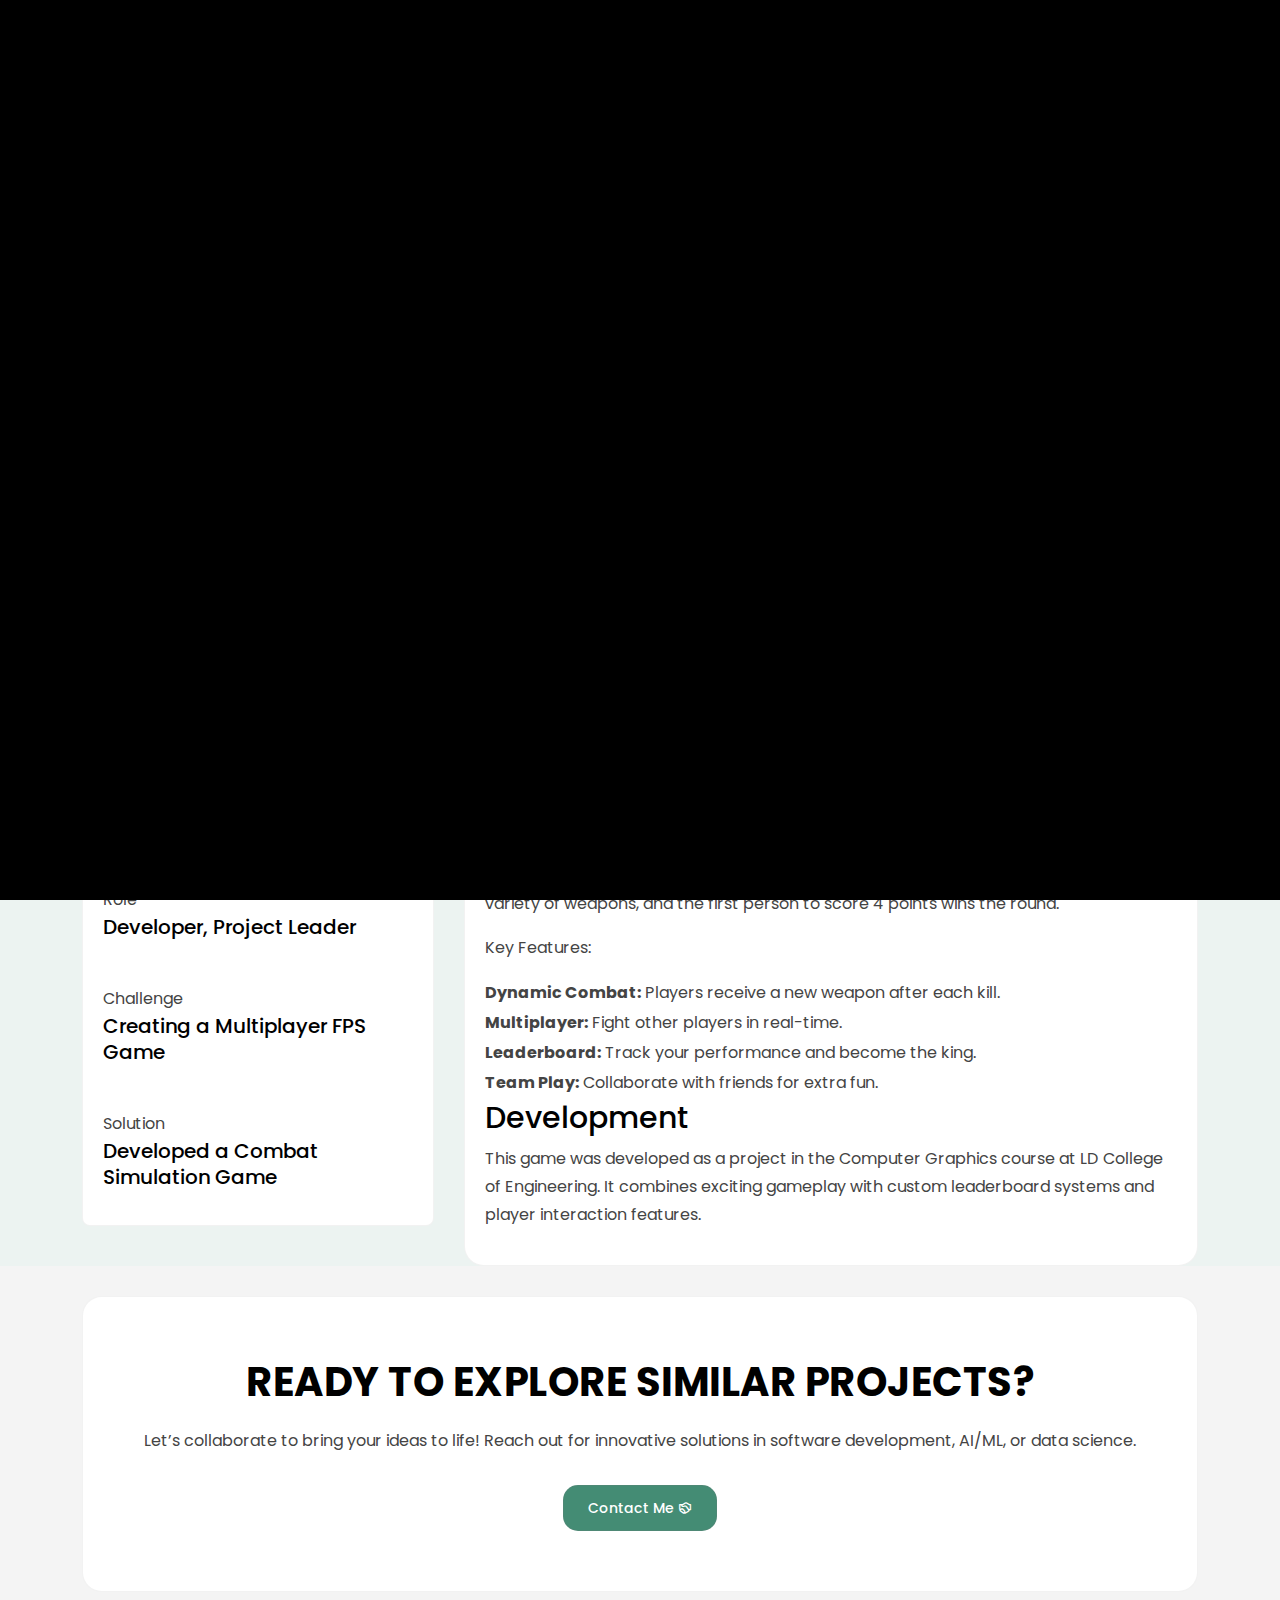
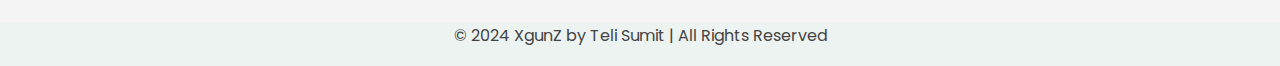
<file: Projects/xgunz-project.html>
<!DOCTYPE html>
<html lang="en">

<head>
    <meta charset="utf-8">
    <meta http-equiv="X-UA-Compatible" content="IE=edge">
    <meta name="viewport" content="width=device-width, initial-scale=1">
    <meta name="description" content="XGunZ is an adrenaline-fueled online multiplayer first-person shooter where players battle to earn weapons and points. Developed by Teli Sumit as part of a computer graphics project.">
    <meta name="keywords" content="XGunZ, multiplayer FPS, first-person shooter, online game, combat simulation, game development, Teli Sumit, computer graphics project">
    <meta name="author" content="Teli Sumit">
    <meta name="robots" content="index, follow">
    
    <!-- PAGE TITLE -->
    <title>XGunZ - Online Multiplayer First-Person Shooter Game by Teli Sumit</title>
    
    <!-- Open Graph Meta Tags -->
    <meta property="og:title" content="XGunZ - Online Multiplayer FPS by Teli Sumit | Combat Simulation Game">
    <meta property="og:description" content="XGunZ is an online multiplayer first-person shooter where players battle for survival, earn weapons, and score points. Developed by Teli Sumit as a computer graphics project.">
    <meta property="og:image" content="https://sumitteli.me/assets/images/projects/xgunz.webp">
    <meta property="og:url" content="https://sumitteli.me/Projects/xgunz-project.html">
    <meta property="og:type" content="website">
    
    <!-- Twitter Card Meta Tags -->
    <meta name="twitter:card" content="summary_large_image">
    <meta name="twitter:title" content="XGunZ - Online Multiplayer FPS by Teli Sumit">
    <meta name="twitter:description" content="Join the action in XGunZ, a fast-paced multiplayer first-person shooter where players battle to become the king of combat.">
    <meta name="twitter:image" content="https://sumitteli.me/assets/images/projects/xgunz.webp">
    
    <!-- LinkedIn Integration -->
    <meta property="og:profile:first_name" content="Teli">
    <meta property="og:profile:last_name" content="Sumit">
    <meta property="og:profile:username" content="telisumit">
    
    <!-- Structured Data: JSON-LD -->
    <script type="application/ld+json">
      {
        "@context": "http://schema.org",
        "@type": "Project",
        "name": "XGunZ",
        "description": "XGunZ is an adrenaline-fueled online multiplayer first-person shooter where players earn weapons and score points. Developed by Teli Sumit as a computer graphics project.",
        "url": "https://sumitteli.me/Projects/xgunz-project.html",
        "image": "https://sumitteli.me/assets/images/projects/xgunz.webp",
        "author": {
          "@type": "Person",
          "name": "Teli Sumit"
        }
      }
    </script>
    
    
     <!-- FAV ICON -->
    <link rel="apple-touch-icon" href="../assets/images/favicon.ico">
    <link rel="shortcut icon" type="image/png" href="../assets/images/favicon.ico">
    <!-- ALL GOOGLE FONTS -->
    <link rel="preconnect" href="https://fonts.googleapis.com">
    <link rel="preconnect" href="https://fonts.gstatic.com" crossorigin>
    <link href="https://fonts.googleapis.com/css2?family=Poppins:ital,wght@0,100;0,200;0,300;0,400;0,500;0,600;0,700;0,800;0,900;1,100;1,200;1,300;1,400;1,500;1,600;1,700;1,800;1,900&display=swap" rel="stylesheet">
    <!-- BOOTSTRAP CSS -->
    <link rel="stylesheet" href="../assets/css/bootstrap.min.css" />
    <!-- FONT AWESOME CSS -->
    <link rel="stylesheet" href="../assets/fonts/remixicon.css" />
    <!-- MAGNIFIC CSS -->
    <link rel="stylesheet" href="../assets/css/magnific-popup.css">
    <!-- NICE SELECT CSS -->
    <link rel="stylesheet" href="../assets/css/nice-select.min.css" />
    <!-- ANIMATE CSS -->
    <link rel="stylesheet" href="../assets/css/animate.min.css" />
    <!-- SLICK CSS -->
    <link rel="stylesheet" href="../assets/css/slick.min.css" />
    <!-- SPACING CSS -->
    <link rel="stylesheet" href="../assets/css/spacing.css" />
    <!-- MAIN STYLE CSS -->
    <link rel="stylesheet" href="../assets/css/style.css" />
    <!-- RESPONSIVE CSS -->
    <link rel="stylesheet" href="../assets/css/responsive.css">
    <!-- HTML5 shim and Respond.js IE8 support of HTML5 elements and media queries -->
    <!-- WARNING: Respond.js doesn't work if you view the page via file:// -->
    <!--[if lt IE 9]>
      <script src="https://oss.maxcdn.com/html5shiv/3.7.2/html5shiv.min.js"></script>
      <script src="https://oss.maxcdn.com/respond/1.4.2/respond.min.js"></script>
    <![endif]-->
    <link rel="stylesheet" href="../assets/css/project.css">
</head>

<body>
    <!-- START PRELOADER AREA-->
    <div class="preloader">
        <svg viewbox="0 0 1000 1000" preserveaspectratio="none">
            <path id="preloaderSvg" d="M0,1005S175,995,500,995s500,5,500,5V0H0Z"></path>
        </svg>
        <div class="preloader-heading">
            <div class="load-text">
                <span>S</span>
                <span>U</span>
                <span>M</span>
                <span>I</span>
                <span>T</span>
            </div>
        </div>
    </div>
    <!-- START MENU DESIGN AREA -->
    <header class="main-header">
        <div class="header-upper">
            <div class="container">
                <div class="header-inner d-flex align-items-center">
                    <!-- START LOGO DESIGN AREA -->
                    <div class="logo-outer">
                        <div class="logo">
                            <a href="index.html"><img src="../assets/images/logo.png" alt="Logo" title="Logo" /></a>
                        </div>
                    </div>
                    <!-- / END LOGO DESIGN AREA -->
                    <!-- START NAV DESIGN AREA -->
                    <div class="nav-outer clearfix mx-auto">
                        <!-- Main Menu -->
                        <nav class="main-menu navbar-expand-lg">
                            <div class="navbar-header">
                                <div class="mobile-logo">
                                    <a href="index.html">
                                        <img src="../assets/images/logo.png" alt="Logo" title="Logo" />
                                    </a>
                                </div>
                                <!-- Toggle Button -->
                                <button type="button" class="navbar-toggle" data-bs-toggle="collapse" data-bs-target=".navbar-collapse" aria-label="Toggle navigation menu">
                                    <span class="icon-bar"></span>
                                    <span class="icon-bar"></span>
                                    <span class="icon-bar"></span>
                                </button>
                            </div>
                            <div class="navbar-collapse collapse">
                                <ul class="navigation onepage clearfix">
                                    <li><a class="nav-link-click" href="#about">about</a></li>
                                    <li><a class="nav-link-click" href="#service">services</a></li>
                                    <li><a class="nav-link-click" href="#works">works</a></li>
                                    <li><a class="nav-link-click" href="#blog">Blog</a></li> 
                                    <li><a class="nav-link-click" href="#contact">Contact</a></li>
                                </ul>
                            </div>
                        </nav>
                        <!-- / END NAV DESIGN AREA -->
                    </div>
                    <div class="menu-btns">
                        <a href="#contact" class="theme-btn">Hire Me<i class="ri-shake-hands-line"></i></a>
                    </div>
                </div>
            </div>
        </div>
    </header>
     <!-- START PROJECT PAGE DESIGN -->
     <div class="single-project-page-design">
        <div class="container">
            <div class="row">
                <div class="col-lg-12 text-center pb-30">
                    <p>PROJECT: XGunz - Online Multiplayer FPS Game</p>
                    <h1>Adrenaline-Fueled Combat Simulation</h1>
                </div>
            </div>
        </div>

        <!-- Project Video Section -->
        <div class="iframe-container">
            <iframe width="560" height="315" src="https://www.youtube.com/embed/RV1gNgIy5EA?si=wG2_42RmfuI-W1DS" title="YouTube video player" allowfullscreen></iframe>
          </div>

        <!-- Project Details Section -->
        <div class="container pt-30">
            <div class="row">
                <!-- Left Section -->
                <div class="col-lg-4">
                    <div class="single-project-page-left">
                        <div class="single-info">
                            <p>Year</p>
                            <h3>2023</h3>
                        </div>
                        <div class="single-info">
                            <p>Role</p>
                            <h3>Developer, Project Leader</h3>
                        </div>
                        <div class="single-info">
                            <p>Challenge</p>
                            <h3>Creating a Multiplayer FPS Game</h3>
                        </div>
                        <div class="single-info">
                            <p>Solution</p>
                            <h3>Developed a Combat Simulation Game</h3>
                        </div>
                    </div>
                </div>

                <!-- Right Section -->
                <div class="col-lg-8">
                    <div class="single-project-page-right">
                        <h3 class="sub-heading">Project Overview</h3>
                        <p>XGunZ is a multiplayer first-person shooter game where players fight to earn new weapons and points by killing others. It features a dynamic combat system with a variety of weapons, and the first person to score 4 points wins the round.</p>

                        <p>Key Features:</p>
                        <ul>
                            <li><strong>Dynamic Combat:</strong> Players receive a new weapon after each kill.</li>
                            <li><strong>Multiplayer:</strong> Fight other players in real-time.</li>
                            <li><strong>Leaderboard:</strong> Track your performance and become the king.</li>
                            <li><strong>Team Play:</strong> Collaborate with friends for extra fun.</li>
                        </ul>

                        <h3 class="sub-heading">Development</h3>
                        <p>This game was developed as a project in the Computer Graphics course at LD College of Engineering. It combines exciting gameplay with custom leaderboard systems and player interaction features.</p>
                    </div>
                </div>
            </div>
        </div>
    </div>
    <!-- END PROJECT PAGE DESIGN -->



        <!-- Call-to-Action Section -->
        <section class="call-to-action-area">
            <div class="container">
                <div class="row">
                    <div class="col-lg-12">
                        <div class="about-content-part call-to-action-part text-center">
                            <h2>Ready to Explore Similar Projects?</h2>
                            <p>
                                Let’s collaborate to bring your ideas to life! Reach out for innovative solutions in software development, AI/ML, or data science.
                            </p>
                            <div class="hero-btns">
                                <a href="../#contact" class="theme-btn">Contact Me<i class="ri-shake-hands-line"></i></a>
                            </div>
                        </div>
                    </div>
                </div>
            </div>
        </section>
        <!-- / END CALL-TO-ACTION SECTION -->
             <!-- Footer Section -->
    <footer class="footer-section">
        <div class="footer-main">
            <div class="container">
                <div class="row">
                    <div class="col-lg-12 text-center">
                        <p>&copy; 2024 XgunZ by Teli Sumit | All Rights Reserved</p>
                    </div>
                </div>
            </div>
        </div>
    </footer>
    </div>
    <!-- / END PROJECT PAGE DESIGN -->
    <!-- / END SCROOL UP DESIGN AREA -->
    <!-- JQUERY JS -->
    <script src="../assets/js/jquery-3.7.1.min.js"></script>
    <!-- BOOTSTRAP JS-->
    <script src="../assets/js/bootstrap.min.js"></script>
    <!-- APPEAR JS -->
    <script src="../assets/js/appear.min.js"></script>
    <!-- GSAP JS -->
    <script src="../assets/js/gsap.min.js"></script>
    <!-- MAGNIFICANT JS -->
    <script src="../assets/js/jquery.magnific-popup.min.js"></script>
    <!-- SLICK JS-->
    <script src="../assets/js/slick.min.js"></script>
    <!-- NICE SELECT JS-->
    <script src="../assets/js/jquery.nice-select.min.js"></script>
    <!-- IMAGE LOADER JS-->
    <script src="../assets/js/imagesloaded.pkgd.min.js"></script>
    <!-- ISOTOPE JS-->
    <script src="../assets/js/isotope.pkgd.min.js"></script>
    <!--  WOW ANIMATION JS-->
    <script src="../assets/js/wow.min.js"></script>
    <!-- SCRIPT JS-->
    <script src="../assets/js/script.js"></script>
</body>

</html>
</file>
<file: assets/css/spacing.css>
/*
* ----------------------------------------------------------------------------------------
Author       : Hridoy
Template Name: Liam - Creative Portfolio Showcase Template
Version      : 1.0                                          
* ----------------------------------------------------------------------------------------
*/
/*
* ----------------------------------------------------------------------------------------
*PADDING MARGIN
* ----------------------------------------------------------------------------------------
*/
.p-5 {
    padding: 5px !important;
}

.p-10 {
    padding: 10px;
}

.p-15 {
    padding: 15px;
}

.p-20 {
    padding: 20px;
}

.p-25 {
    padding: 25px;
}

.p-30 {
    padding: 30px;
}

.p-35 {
    padding: 35px;
}

.p-40 {
    padding: 40px;
}

.p-45 {
    padding: 45px;
}

.p-50 {
    padding: 50px;
}

.p-55 {
    padding: 55px;
}

.p-60 {
    padding: 60px;
}

.p-65 {
    padding: 65px;
}

.p-70 {
    padding: 70px;
}

.p-75 {
    padding: 75px;
}

.p-80 {
    padding: 80px;
}

.p-85 {
    padding: 85px;
}

.p-90 {
    padding: 90px;
}

.p-95 {
    padding: 95px;
}

.p-100 {
    padding: 100px;
}

.p-105 {
    padding: 105px;
}

.p-110 {
    padding: 110px;
}

.p-115 {
    padding: 115px;
}

.p-120 {
    padding: 120px;
}

.p-125 {
    padding: 125px;
}

.p-130 {
    padding: 130px;
}

.p-135 {
    padding: 135px;
}

.p-140 {
    padding: 140px;
}

.p-145 {
    padding: 145px;
}

.p-150 {
    padding: 150px;
}

.p-155 {
    padding: 155px;
}

.p-160 {
    padding: 160px;
}

.p-165 {
    padding: 165px;
}

.p-170 {
    padding: 170px;
}

.p-175 {
    padding: 175px;
}

.p-180 {
    padding: 180px;
}

.p-185 {
    padding: 185px;
}

.p-190 {
    padding: 190px;
}

.p-195 {
    padding: 195px;
}

.p-200 {
    padding: 200px;
}

.p-205 {
    padding: 205px;
}

.p-210 {
    padding: 210px;
}

.p-215 {
    padding: 215px;
}

.p-220 {
    padding: 220px;
}

.p-225 {
    padding: 225px;
}

.p-230 {
    padding: 230px;
}

.p-235 {
    padding: 235px;
}

.p-240 {
    padding: 240px;
}

.p-245 {
    padding: 245px;
}

.p-250 {
    padding: 250px;
}

/* Padding Top */
.pt-5,
.py-5 {
    padding-top: 5px !important;
}

.pt-10,
.py-10 {
    padding-top: 10px;
}

.pt-15,
.py-15 {
    padding-top: 15px;
}

.pt-20,
.py-20 {
    padding-top: 20px;
}

.pt-25,
.py-25 {
    padding-top: 25px;
}

.pt-30,
.py-30 {
    padding-top: 30px;
}

.pt-35,
.py-35 {
    padding-top: 35px;
}

.pt-40,
.py-40 {
    padding-top: 40px;
}

.pt-45,
.py-45 {
    padding-top: 45px;
}

.pt-50,
.py-50 {
    padding-top: 50px;
}

.pt-55,
.py-55 {
    padding-top: 55px;
}

.pt-60,
.py-60 {
    padding-top: 60px;
}

.pt-65,
.py-65 {
    padding-top: 65px;
}

.pt-70,
.py-70 {
    padding-top: 70px;
}

.pt-75,
.py-75 {
    padding-top: 75px;
}

.pt-80,
.py-80 {
    padding-top: 80px;
}

.pt-85,
.py-85 {
    padding-top: 85px;
}

.pt-90,
.py-90 {
    padding-top: 90px;
}

.pt-95,
.py-95 {
    padding-top: 95px;
}

.pt-100,
.py-100 {
    padding-top: 100px;
}

.pt-105,
.py-105 {
    padding-top: 105px;
}

.pt-110,
.py-110 {
    padding-top: 110px;
}

.pt-115,
.py-115 {
    padding-top: 115px;
}

.pt-120,
.py-120 {
    padding-top: 120px;
}

.pt-125,
.py-125 {
    padding-top: 125px;
}

.pt-130,
.py-130 {
    padding-top: 130px;
}

.pt-135,
.py-135 {
    padding-top: 135px;
}

.pt-140,
.py-140 {
    padding-top: 140px;
}

.pt-145,
.py-145 {
    padding-top: 145px;
}

.pt-150,
.py-150 {
    padding-top: 150px;
}

.pt-155,
.py-155 {
    padding-top: 155px;
}

.pt-160,
.py-160 {
    padding-top: 160px;
}

.pt-165,
.py-165 {
    padding-top: 165px;
}

.pt-170,
.py-170 {
    padding-top: 170px;
}

.pt-175,
.py-175 {
    padding-top: 175px;
}

.pt-180,
.py-180 {
    padding-top: 180px;
}

.pt-185,
.py-185 {
    padding-top: 185px;
}

.pt-190,
.py-190 {
    padding-top: 190px;
}

.pt-195,
.py-195 {
    padding-top: 195px;
}

.pt-200,
.py-200 {
    padding-top: 200px;
}

.pt-205,
.py-205 {
    padding-top: 205px;
}

.pt-210,
.py-210 {
    padding-top: 210px;
}

.pt-215,
.py-215 {
    padding-top: 215px;
}

.pt-220,
.py-220 {
    padding-top: 220px;
}

.pt-225,
.py-225 {
    padding-top: 225px;
}

.pt-230,
.py-230 {
    padding-top: 230px;
}

.pt-235,
.py-235 {
    padding-top: 235px;
}

.pt-240,
.py-240 {
    padding-top: 240px;
}

.pt-245,
.py-245 {
    padding-top: 245px;
}

.pt-250,
.py-250 {
    padding-top: 250px;
}

/* Padding Bottom */
.pb-5,
.py-5 {
    padding-bottom: 5px !important;
}

.pb-10,
.py-10 {
    padding-bottom: 10px;
}

.pb-15,
.py-15 {
    padding-bottom: 15px;
}

.pb-20,
.py-20 {
    padding-bottom: 20px;
}

.pb-25,
.py-25 {
    padding-bottom: 25px;
}

.pb-30,
.py-30 {
    padding-bottom: 30px;
}

.pb-35,
.py-35 {
    padding-bottom: 35px;
}

.pb-40,
.py-40 {
    padding-bottom: 40px;
}

.pb-45,
.py-45 {
    padding-bottom: 45px;
}

.pb-50,
.py-50 {
    padding-bottom: 50px;
}

.pb-55,
.py-55 {
    padding-bottom: 55px;
}

.pb-60,
.py-60 {
    padding-bottom: 60px;
}

.pb-65,
.py-65 {
    padding-bottom: 65px;
}

.pb-70,
.py-70 {
    padding-bottom: 70px;
}

.pb-75,
.py-75 {
    padding-bottom: 75px;
}

.pb-80,
.py-80 {
    padding-bottom: 80px;
}

.pb-85,
.py-85 {
    padding-bottom: 85px;
}

.pb-90,
.py-90 {
    padding-bottom: 90px;
}

.pb-95,
.py-95 {
    padding-bottom: 95px;
}

.pb-100,
.py-100 {
    padding-bottom: 100px;
}

.pb-105,
.py-105 {
    padding-bottom: 105px;
}

.pb-110,
.py-110 {
    padding-bottom: 110px;
}

.pb-115,
.py-115 {
    padding-bottom: 115px;
}

.pb-120,
.py-120 {
    padding-bottom: 120px;
}

.pb-125,
.py-125 {
    padding-bottom: 125px;
}

.pb-130,
.py-130 {
    padding-bottom: 130px;
}

.pb-135,
.py-135 {
    padding-bottom: 135px;
}

.pb-140,
.py-140 {
    padding-bottom: 140px;
}

.pb-145,
.py-145 {
    padding-bottom: 145px;
}

.pb-150,
.py-150 {
    padding-bottom: 150px;
}

.pb-155,
.py-155 {
    padding-bottom: 155px;
}

.pb-160,
.py-160 {
    padding-bottom: 160px;
}

.pb-165,
.py-165 {
    padding-bottom: 165px;
}

.pb-170,
.py-170 {
    padding-bottom: 170px;
}

.pb-175,
.py-175 {
    padding-bottom: 175px;
}

.pb-180,
.py-180 {
    padding-bottom: 180px;
}

.pb-185,
.py-185 {
    padding-bottom: 185px;
}

.pb-190,
.py-190 {
    padding-bottom: 190px;
}

.pb-195,
.py-195 {
    padding-bottom: 195px;
}

.pb-200,
.py-200 {
    padding-bottom: 200px;
}

.pb-205,
.py-205 {
    padding-bottom: 205px;
}

.pb-210,
.py-210 {
    padding-bottom: 210px;
}

.pb-215,
.py-215 {
    padding-bottom: 215px;
}

.pb-220,
.py-220 {
    padding-bottom: 220px;
}

.pb-225,
.py-225 {
    padding-bottom: 225px;
}

.pb-230,
.py-230 {
    padding-bottom: 230px;
}

.pb-235,
.py-235 {
    padding-bottom: 235px;
}

.pb-240,
.py-240 {
    padding-bottom: 240px;
}

.pb-245,
.py-245 {
    padding-bottom: 245px;
}

.pb-250,
.py-250 {
    padding-bottom: 250px;
}

/* Margin Around */
.m-5 {
    margin: 5px !important;
}

.m-10 {
    margin: 10px;
}

.m-15 {
    margin: 15px;
}

.m-20 {
    margin: 20px;
}

.m-25 {
    margin: 25px;
}

.m-30 {
    margin: 30px;
}

.m-35 {
    margin: 35px;
}

.m-40 {
    margin: 40px;
}

.m-45 {
    margin: 45px;
}

.m-50 {
    margin: 50px;
}

.m-55 {
    margin: 55px;
}

.m-60 {
    margin: 60px;
}

.m-65 {
    margin: 65px;
}

.m-70 {
    margin: 70px;
}

.m-75 {
    margin: 75px;
}

.m-80 {
    margin: 80px;
}

.m-85 {
    margin: 85px;
}

.m-90 {
    margin: 90px;
}

.m-95 {
    margin: 95px;
}

.m-100 {
    margin: 100px;
}

.m-105 {
    margin: 105px;
}

.m-110 {
    margin: 110px;
}

.m-115 {
    margin: 115px;
}

.m-120 {
    margin: 120px;
}

.m-125 {
    margin: 125px;
}

.m-130 {
    margin: 130px;
}

.m-135 {
    margin: 135px;
}

.m-140 {
    margin: 140px;
}

.m-145 {
    margin: 145px;
}

.m-150 {
    margin: 150px;
}

.m-155 {
    margin: 155px;
}

.m-160 {
    margin: 160px;
}

.m-165 {
    margin: 165px;
}

.m-170 {
    margin: 170px;
}

.m-175 {
    margin: 175px;
}

.m-180 {
    margin: 180px;
}

.m-185 {
    margin: 185px;
}

.m-190 {
    margin: 190px;
}

.m-195 {
    margin: 195px;
}

.m-200 {
    margin: 200px;
}

.m-205 {
    margin: 205px;
}

.m-210 {
    margin: 210px;
}

.m-215 {
    margin: 215px;
}

.m-220 {
    margin: 220px;
}

.m-225 {
    margin: 225px;
}

.m-230 {
    margin: 230px;
}

.m-235 {
    margin: 235px;
}

.m-240 {
    margin: 240px;
}

.m-245 {
    margin: 245px;
}

.m-250 {
    margin: 250px;
}

/* Margin Top */
.mt-5,
.my-5 {
    margin-top: 5px !important;
}

.mt-10,
.my-10 {
    margin-top: 10px;
}

.mt-15,
.my-15 {
    margin-top: 15px;
}

.mt-20,
.my-20 {
    margin-top: 20px;
}

.mt-25,
.my-25 {
    margin-top: 25px;
}

.mt-30,
.my-30 {
    margin-top: 30px;
}

.mt-35,
.my-35 {
    margin-top: 35px;
}

.mt-40,
.my-40 {
    margin-top: 40px;
}

.mt-45,
.my-45 {
    margin-top: 45px;
}

.mt-50,
.my-50 {
    margin-top: 50px;
}

.mt-55,
.my-55 {
    margin-top: 55px;
}

.mt-60,
.my-60 {
    margin-top: 60px;
}

.mt-65,
.my-65 {
    margin-top: 65px;
}

.mt-70,
.my-70 {
    margin-top: 70px;
}

.mt-75,
.my-75 {
    margin-top: 75px;
}

.mt-80,
.my-80 {
    margin-top: 80px;
}

.mt-85,
.my-85 {
    margin-top: 85px;
}

.mt-90,
.my-90 {
    margin-top: 90px;
}

.mt-95,
.my-95 {
    margin-top: 95px;
}

.mt-100,
.my-100 {
    margin-top: 100px;
}

.mt-105,
.my-105 {
    margin-top: 105px;
}

.mt-110,
.my-110 {
    margin-top: 110px;
}

.mt-115,
.my-115 {
    margin-top: 115px;
}

.mt-120,
.my-120 {
    margin-top: 120px;
}

.mt-125,
.my-125 {
    margin-top: 125px;
}

.mt-130,
.my-130 {
    margin-top: 130px;
}

.mt-135,
.my-135 {
    margin-top: 135px;
}

.mt-140,
.my-140 {
    margin-top: 140px;
}

.mt-145,
.my-145 {
    margin-top: 145px;
}

.mt-150,
.my-150 {
    margin-top: 150px;
}

.mt-155,
.my-155 {
    margin-top: 155px;
}

.mt-160,
.my-160 {
    margin-top: 160px;
}

.mt-165,
.my-165 {
    margin-top: 165px;
}

.mt-170,
.my-170 {
    margin-top: 170px;
}

.mt-175,
.my-175 {
    margin-top: 175px;
}

.mt-180,
.my-180 {
    margin-top: 180px;
}

.mt-185,
.my-185 {
    margin-top: 185px;
}

.mt-190,
.my-190 {
    margin-top: 190px;
}

.mt-195,
.my-195 {
    margin-top: 195px;
}

.mt-200,
.my-200 {
    margin-top: 200px;
}

.mt-205,
.my-205 {
    margin-top: 205px;
}

.mt-210,
.my-210 {
    margin-top: 210px;
}

.mt-215,
.my-215 {
    margin-top: 215px;
}

.mt-220,
.my-220 {
    margin-top: 220px;
}

.mt-225,
.my-225 {
    margin-top: 225px;
}

.mt-230,
.my-230 {
    margin-top: 230px;
}

.mt-235,
.my-235 {
    margin-top: 235px;
}

.mt-240,
.my-240 {
    margin-top: 240px;
}

.mt-245,
.my-245 {
    margin-top: 245px;
}

.mt-250,
.my-250 {
    margin-top: 250px;
}

/* Margin Bottom */
.mb-5,
.my-5 {
    margin-bottom: 5px !important;
}

.mb-10,
.my-10 {
    margin-bottom: 10px;
}

.mb-15,
.my-15 {
    margin-bottom: 15px;
}

.mb-20,
.my-20 {
    margin-bottom: 20px;
}

.mb-25,
.my-25 {
    margin-bottom: 25px;
}

.mb-30,
.my-30 {
    margin-bottom: 30px;
}

.mb-35,
.my-35 {
    margin-bottom: 35px;
}

.mb-40,
.my-40 {
    margin-bottom: 40px;
}

.mb-45,
.my-45 {
    margin-bottom: 45px;
}

.mb-50,
.my-50 {
    margin-bottom: 50px;
}

.mb-55,
.my-55 {
    margin-bottom: 55px;
}

.mb-60,
.my-60 {
    margin-bottom: 60px;
}

.mb-65,
.my-65 {
    margin-bottom: 65px;
}

.mb-70,
.my-70 {
    margin-bottom: 70px;
}

.mb-75,
.my-75 {
    margin-bottom: 75px;
}

.mb-80,
.my-80 {
    margin-bottom: 80px;
}

.mb-85,
.my-85 {
    margin-bottom: 85px;
}

.mb-90,
.my-90 {
    margin-bottom: 90px;
}

.mb-95,
.my-95 {
    margin-bottom: 95px;
}

.mb-100,
.my-100 {
    margin-bottom: 100px;
}

.mb-105,
.my-105 {
    margin-bottom: 105px;
}

.mb-110,
.my-110 {
    margin-bottom: 110px;
}

.mb-115,
.my-115 {
    margin-bottom: 115px;
}

.mb-120,
.my-120 {
    margin-bottom: 120px;
}

.mb-125,
.my-125 {
    margin-bottom: 125px;
}

.mb-130,
.my-130 {
    margin-bottom: 130px;
}

.mb-135,
.my-135 {
    margin-bottom: 135px;
}

.mb-140,
.my-140 {
    margin-bottom: 140px;
}

.mb-145,
.my-145 {
    margin-bottom: 145px;
}

.mb-150,
.my-150 {
    margin-bottom: 150px;
}

.mb-155,
.my-155 {
    margin-bottom: 155px;
}

.mb-160,
.my-160 {
    margin-bottom: 160px;
}

.mb-165,
.my-165 {
    margin-bottom: 165px;
}

.mb-170,
.my-170 {
    margin-bottom: 170px;
}

.mb-175,
.my-175 {
    margin-bottom: 175px;
}

.mb-180,
.my-180 {
    margin-bottom: 180px;
}

.mb-185,
.my-185 {
    margin-bottom: 185px;
}

.mb-190,
.my-190 {
    margin-bottom: 190px;
}

.mb-195,
.my-195 {
    margin-bottom: 195px;
}

.mb-200,
.my-200 {
    margin-bottom: 200px;
}

.mb-205,
.my-205 {
    margin-bottom: 205px;
}

.mb-210,
.my-210 {
    margin-bottom: 210px;
}

.mb-215,
.my-215 {
    margin-bottom: 215px;
}

.mb-220,
.my-220 {
    margin-bottom: 220px;
}

.mb-225,
.my-225 {
    margin-bottom: 225px;
}

.mb-230,
.my-230 {
    margin-bottom: 230px;
}

.mb-235,
.my-235 {
    margin-bottom: 235px;
}

.mb-240,
.my-240 {
    margin-bottom: 240px;
}

.mb-245,
.my-245 {
    margin-bottom: 245px;
}

.mb-250,
.my-250 {
    margin-bottom: 250px;
}

/* Responsive Padding Margin */
@media only screen and (max-width: 991px) {

    /* Padding Around */
    .rp-0 {
        padding: 0px !important;
    }

    .rp-5 {
        padding: 5px !important;
    }

    .rp-10 {
        padding: 10px;
    }

    .rp-15 {
        padding: 15px;
    }

    .rp-20 {
        padding: 20px;
    }

    .rp-25 {
        padding: 25px;
    }

    .rp-30 {
        padding: 30px;
    }

    .rp-35 {
        padding: 35px;
    }

    .rp-40 {
        padding: 40px;
    }

    .rp-45 {
        padding: 45px;
    }

    .rp-50 {
        padding: 50px;
    }

    .rp-55 {
        padding: 55px;
    }

    .rp-60 {
        padding: 60px;
    }

    .rp-65 {
        padding: 65px;
    }

    .rp-70 {
        padding: 70px;
    }

    .rp-75 {
        padding: 75px;
    }

    .rp-80 {
        padding: 80px;
    }

    .rp-85 {
        padding: 85px;
    }

    .rp-90 {
        padding: 90px;
    }

    .rp-95 {
        padding: 95px;
    }

    .rp-100 {
        padding: 100px;
    }

    .rp-105 {
        padding: 105px;
    }

    .rp-110 {
        padding: 110px;
    }

    .rp-115 {
        padding: 115px;
    }

    .rp-120 {
        padding: 120px;
    }

    .rp-125 {
        padding: 125px;
    }

    .rp-130 {
        padding: 130px;
    }

    .rp-135 {
        padding: 135px;
    }

    .rp-140 {
        padding: 140px;
    }

    .rp-145 {
        padding: 145px;
    }

    .rp-150 {
        padding: 150px;
    }

    /* Padding Top */
    .rpt-0,
    .rpy-0 {
        padding-top: 0px !important;
    }

    .rpt-5,
    .rpy-5 {
        padding-top: 5px !important;
    }

    .rpt-10,
    .rpy-10 {
        padding-top: 10px;
    }

    .rpt-15,
    .rpy-15 {
        padding-top: 15px;
    }

    .rpt-20,
    .rpy-20 {
        padding-top: 20px;
    }

    .rpt-25,
    .rpy-25 {
        padding-top: 25px;
    }

    .rpt-30,
    .rpy-30 {
        padding-top: 30px;
    }

    .rpt-35,
    .rpy-35 {
        padding-top: 35px;
    }

    .rpt-40,
    .rpy-40 {
        padding-top: 40px;
    }

    .rpt-45,
    .rpy-45 {
        padding-top: 45px;
    }

    .rpt-50,
    .rpy-50 {
        padding-top: 50px;
    }

    .rpt-55,
    .rpy-55 {
        padding-top: 55px;
    }

    .rpt-60,
    .rpy-60 {
        padding-top: 60px;
    }

    .rpt-65,
    .rpy-65 {
        padding-top: 65px;
    }

    .rpt-70,
    .rpy-70 {
        padding-top: 70px;
    }

    .rpt-75,
    .rpy-75 {
        padding-top: 75px;
    }

    .rpt-80,
    .rpy-80 {
        padding-top: 80px;
    }

    .rpt-85,
    .rpy-85 {
        padding-top: 85px;
    }

    .rpt-90,
    .rpy-90 {
        padding-top: 90px;
    }

    .rpt-95,
    .rpy-95 {
        padding-top: 95px;
    }

    .rpt-100,
    .rpy-100 {
        padding-top: 100px;
    }

    .rpt-105,
    .rpy-105 {
        padding-top: 105px;
    }

    .rpt-110,
    .rpy-110 {
        padding-top: 110px;
    }

    .rpt-115,
    .rpy-115 {
        padding-top: 115px;
    }

    .rpt-120,
    .rpy-120 {
        padding-top: 120px;
    }

    .rpt-125,
    .rpy-125 {
        padding-top: 125px;
    }

    .rpt-130,
    .rpy-130 {
        padding-top: 130px;
    }

    .rpt-135,
    .rpy-135 {
        padding-top: 135px;
    }

    .rpt-140,
    .rpy-140 {
        padding-top: 140px;
    }

    .rpt-145,
    .rpy-145 {
        padding-top: 145px;
    }

    .rpt-150,
    .rpy-150 {
        padding-top: 150px;
    }

    /* Padding Bottom */
    .rpb-0,
    .rpy-0 {
        padding-bottom: 0px !important;
    }

    .rpb-5,
    .rpy-5 {
        padding-bottom: 5px !important;
    }

    .rpb-10,
    .rpy-10 {
        padding-bottom: 10px;
    }

    .rpb-15,
    .rpy-15 {
        padding-bottom: 15px;
    }

    .rpb-20,
    .rpy-20 {
        padding-bottom: 20px;
    }

    .rpb-25,
    .rpy-25 {
        padding-bottom: 25px;
    }

    .rpb-30,
    .rpy-30 {
        padding-bottom: 30px;
    }

    .rpb-35,
    .rpy-35 {
        padding-bottom: 35px;
    }

    .rpb-40,
    .rpy-40 {
        padding-bottom: 40px;
    }

    .rpb-45,
    .rpy-45 {
        padding-bottom: 45px;
    }

    .rpb-50,
    .rpy-50 {
        padding-bottom: 50px;
    }

    .rpb-55,
    .rpy-55 {
        padding-bottom: 55px;
    }

    .rpb-60,
    .rpy-60 {
        padding-bottom: 60px;
    }

    .rpb-65,
    .rpy-65 {
        padding-bottom: 65px;
    }

    .rpb-70,
    .rpy-70 {
        padding-bottom: 70px;
    }

    .rpb-75,
    .rpy-75 {
        padding-bottom: 75px;
    }

    .rpb-80,
    .rpy-80 {
        padding-bottom: 80px;
    }

    .rpb-85,
    .rpy-85 {
        padding-bottom: 85px;
    }

    .rpb-90,
    .rpy-90 {
        padding-bottom: 90px;
    }

    .rpb-95,
    .rpy-95 {
        padding-bottom: 95px;
    }

    .rpb-100,
    .rpy-100 {
        padding-bottom: 100px;
    }

    .rpb-105,
    .rpy-105 {
        padding-bottom: 105px;
    }

    .rpb-110,
    .rpy-110 {
        padding-bottom: 110px;
    }

    .rpb-115,
    .rpy-115 {
        padding-bottom: 115px;
    }

    .rpb-120,
    .rpy-120 {
        padding-bottom: 120px;
    }

    .rpb-125,
    .rpy-125 {
        padding-bottom: 125px;
    }

    .rpb-130,
    .rpy-130 {
        padding-bottom: 130px;
    }

    .rpb-135,
    .rpy-135 {
        padding-bottom: 135px;
    }

    .rpb-140,
    .rpy-140 {
        padding-bottom: 140px;
    }

    .rpb-145,
    .rpy-145 {
        padding-bottom: 145px;
    }

    .rpb-150,
    .rpy-150 {
        padding-bottom: 150px;
    }

    /* Margin Around */
    .rm-0 {
        margin: 0px !important;
    }

    .rm-5 {
        margin: 5px !important;
    }

    .rm-10 {
        margin: 10px;
    }

    .rm-15 {
        margin: 15px;
    }

    .rm-20 {
        margin: 20px;
    }

    .rm-25 {
        margin: 25px;
    }

    .rm-30 {
        margin: 30px;
    }

    .rm-35 {
        margin: 35px;
    }

    .rm-40 {
        margin: 40px;
    }

    .rm-45 {
        margin: 45px;
    }

    .rm-50 {
        margin: 50px;
    }

    .rm-55 {
        margin: 55px;
    }

    .rm-60 {
        margin: 60px;
    }

    .rm-65 {
        margin: 65px;
    }

    .rm-70 {
        margin: 70px;
    }

    .rm-75 {
        margin: 75px;
    }

    .rm-80 {
        margin: 80px;
    }

    .rm-85 {
        margin: 85px;
    }

    .rm-90 {
        margin: 90px;
    }

    .rm-95 {
        margin: 95px;
    }

    .rm-100 {
        margin: 100px;
    }

    .rm-105 {
        margin: 105px;
    }

    .rm-110 {
        margin: 110px;
    }

    .rm-115 {
        margin: 115px;
    }

    .rm-120 {
        margin: 120px;
    }

    .rm-125 {
        margin: 125px;
    }

    .rm-130 {
        margin: 130px;
    }

    .rm-135 {
        margin: 135px;
    }

    .rm-140 {
        margin: 140px;
    }

    .rm-145 {
        margin: 145px;
    }

    .rm-150 {
        margin: 150px;
    }

    /* Margin Top */
    .rmt-0,
    .rmy-0 {
        margin-top: 0px !important;
    }

    .rmt-5,
    .rmy-5 {
        margin-top: 5px !important;
    }

    .rmt-10,
    .rmy-10 {
        margin-top: 10px;
    }

    .rmt-15,
    .rmy-15 {
        margin-top: 15px;
    }

    .rmt-20,
    .rmy-20 {
        margin-top: 20px;
    }

    .rmt-25,
    .rmy-25 {
        margin-top: 25px;
    }

    .rmt-30,
    .rmy-30 {
        margin-top: 30px;
    }

    .rmt-35,
    .rmy-35 {
        margin-top: 35px;
    }

    .rmt-40,
    .rmy-40 {
        margin-top: 40px;
    }

    .rmt-45,
    .rmy-45 {
        margin-top: 45px;
    }

    .rmt-50,
    .rmy-50 {
        margin-top: 50px;
    }

    .rmt-55,
    .rmy-55 {
        margin-top: 55px;
    }

    .rmt-60,
    .rmy-60 {
        margin-top: 60px;
    }

    .rmt-65,
    .rmy-65 {
        margin-top: 65px;
    }

    .rmt-70,
    .rmy-70 {
        margin-top: 70px;
    }

    .rmt-75,
    .rmy-75 {
        margin-top: 75px;
    }

    .rmt-80,
    .rmy-80 {
        margin-top: 80px;
    }

    .rmt-85,
    .rmy-85 {
        margin-top: 85px;
    }

    .rmt-90,
    .rmy-90 {
        margin-top: 90px;
    }

    .rmt-95,
    .rmy-95 {
        margin-top: 95px;
    }

    .rmt-100,
    .rmy-100 {
        margin-top: 100px;
    }

    .rmt-105,
    .rmy-105 {
        margin-top: 105px;
    }

    .rmt-110,
    .rmy-110 {
        margin-top: 110px;
    }

    .rmt-115,
    .rmy-115 {
        margin-top: 115px;
    }

    .rmt-120,
    .rmy-120 {
        margin-top: 120px;
    }

    .rmt-125,
    .rmy-125 {
        margin-top: 125px;
    }

    .rmt-130,
    .rmy-130 {
        margin-top: 130px;
    }

    .rmt-135,
    .rmy-135 {
        margin-top: 135px;
    }

    .rmt-140,
    .rmy-140 {
        margin-top: 140px;
    }

    .rmt-145,
    .rmy-145 {
        margin-top: 145px;
    }

    .rmt-150,
    .rmy-150 {
        margin-top: 150px;
    }

    /* Margin Bottom */
    .rmb-0,
    .rmy-0 {
        margin-bottom: 0px !important;
    }

    .rmb-5,
    .rmy-5 {
        margin-bottom: 5px !important;
    }

    .rmb-10,
    .rmy-10 {
        margin-bottom: 10px;
    }

    .rmb-15,
    .rmy-15 {
        margin-bottom: 15px;
    }

    .rmb-20,
    .rmy-20 {
        margin-bottom: 20px;
    }

    .rmb-25,
    .rmy-25 {
        margin-bottom: 25px;
    }

    .rmb-30,
    .rmy-30 {
        margin-bottom: 30px;
    }

    .rmb-35,
    .rmy-35 {
        margin-bottom: 35px;
    }

    .rmb-40,
    .rmy-40 {
        margin-bottom: 40px;
    }

    .rmb-45,
    .rmy-45 {
        margin-bottom: 45px;
    }

    .rmb-50,
    .rmy-50 {
        margin-bottom: 50px;
    }

    .rmb-55,
    .rmy-55 {
        margin-bottom: 55px;
    }

    .rmb-60,
    .rmy-60 {
        margin-bottom: 60px;
    }

    .rmb-65,
    .rmy-65 {
        margin-bottom: 65px;
    }

    .rmb-70,
    .rmy-70 {
        margin-bottom: 70px;
    }

    .rmb-75,
    .rmy-75 {
        margin-bottom: 75px;
    }

    .rmb-80,
    .rmy-80 {
        margin-bottom: 80px;
    }

    .rmb-85,
    .rmy-85 {
        margin-bottom: 85px;
    }

    .rmb-90,
    .rmy-90 {
        margin-bottom: 90px;
    }

    .rmb-95,
    .rmy-95 {
        margin-bottom: 95px;
    }

    .rmb-100,
    .rmy-100 {
        margin-bottom: 100px;
    }

    .rmb-105,
    .rmy-105 {
        margin-bottom: 105px;
    }

    .rmb-110,
    .rmy-110 {
        margin-bottom: 110px;
    }

    .rmb-115,
    .rmy-115 {
        margin-bottom: 115px;
    }

    .rmb-120,
    .rmy-120 {
        margin-bottom: 120px;
    }

    .rmb-125,
    .rmy-125 {
        margin-bottom: 125px;
    }

    .rmb-130,
    .rmy-130 {
        margin-bottom: 130px;
    }

    .rmb-135,
    .rmy-135 {
        margin-bottom: 135px;
    }

    .rmb-140,
    .rmy-140 {
        margin-bottom: 140px;
    }

    .rmb-145,
    .rmy-145 {
        margin-bottom: 145px;
    }

    .rmb-150,
    .rmy-150 {
        margin-bottom: 150px;
    }
}

/*******************************************************/
/***************** ## Custom Animation ****************/
/*******************************************************/
/* Animation Delay */
.delay-1-0s {
    -webkit-animation-delay: 1s;
    animation-delay: 1s;
}

.delay-2-0s {
    -webkit-animation-delay: 2s;
    animation-delay: 2s;
}

.delay-0-1s {
    -webkit-animation-delay: 0.1s;
    animation-delay: 0.1s;
}

.delay-0-2s {
    -webkit-animation-delay: 0.2s;
    animation-delay: 0.2s;
}

.delay-0-3s {
    -webkit-animation-delay: 0.3s;
    animation-delay: 0.3s;
}

.delay-0-4s {
    -webkit-animation-delay: 0.4s;
    animation-delay: 0.4s;
}

.delay-0-5s {
    -webkit-animation-delay: 0.5s;
    animation-delay: 0.5s;
}

.delay-0-6s {
    -webkit-animation-delay: 0.6s;
    animation-delay: 0.6s;
}

.delay-0-7s {
    -webkit-animation-delay: 0.7s;
    animation-delay: 0.7s;
}

.delay-0-8s {
    -webkit-animation-delay: 0.8s;
    animation-delay: 0.8s;
}

.delay-0-9s {
    -webkit-animation-delay: 0.9s;
    animation-delay: 0.9s;
}

.delay-1-1s {
    -webkit-animation-delay: 1.1s;
    animation-delay: 1.1s;
}

.delay-1-2s {
    -webkit-animation-delay: 1.2s;
    animation-delay: 1.2s;
}

.delay-1-3s {
    -webkit-animation-delay: 1.3s;
    animation-delay: 1.3s;
}

.delay-1-4s {
    -webkit-animation-delay: 1.4s;
    animation-delay: 1.4s;
}

.delay-1-5s {
    -webkit-animation-delay: 1.5s;
    animation-delay: 1.5s;
}

.delay-1-6s {
    -webkit-animation-delay: 1.6s;
    animation-delay: 1.6s;
}

.delay-1-7s {
    -webkit-animation-delay: 1.7s;
    animation-delay: 1.7s;
}

.delay-1-8s {
    -webkit-animation-delay: 1.8s;
    animation-delay: 1.8s;
}

.delay-1-9s {
    -webkit-animation-delay: 1.9s;
    animation-delay: 1.9s;
}

/* Border Radius */
.br-5 {
    border-radius: 5px;
}

.br-10 {
    border-radius: 10px;
}

.br-15 {
    border-radius: 15px;
}

.br-20 {
    border-radius: 20px;
}

.br-25 {
    border-radius: 25px;
}

.br-30 {
    border-radius: 30px;
}



/* Menu Sticky */
@-webkit-keyframes sticky {
    0% {
        top: -100px;
    }

    100% {
        top: 0;
    }
}

@keyframes sticky {
    0% {
        top: -100px;
    }

    100% {
        top: 0;
    }
}

/* Hero Circle */
@-webkit-keyframes rotated_circle {
    0% {
        -webkit-transform: rotate(0deg);
        transform: rotate(0deg);
    }

    100% {
        -webkit-transform: rotate(360deg);
        transform: rotate(360deg);
    }
}

@keyframes rotated_circle {
    0% {
        -webkit-transform: rotate(0deg);
        transform: rotate(0deg);
    }

    100% {
        -webkit-transform: rotate(360deg);
        transform: rotate(360deg);
    }
}

/* Feedback Rotated */
@-webkit-keyframes semi_rotated {

    0%,
    100% {
        -webkit-transform: rotate(20deg);
        transform: rotate(20deg);
    }

    50% {
        -webkit-transform: rotate(-20deg);
        transform: rotate(-20deg);
    }
}

@keyframes semi_rotated {

    0%,
    100% {
        -webkit-transform: rotate(20deg);
        transform: rotate(20deg);
    }

    50% {
        -webkit-transform: rotate(-20deg);
        transform: rotate(-20deg);
    }
}

/* Image BG Rotated */
@-webkit-keyframes semi_rotated_two {

    0%,
    100% {
        -webkit-transform: rotate(-11deg);
        transform: rotate(-11deg);
    }

    50% {
        -webkit-transform: rotate(11deg);
        transform: rotate(11deg);
    }
}

@keyframes semi_rotated_two {

    0%,
    100% {
        -webkit-transform: rotate(-11deg);
        transform: rotate(-11deg);
    }

    50% {
        -webkit-transform: rotate(11deg);
        transform: rotate(11deg);
    }
}

@-webkit-keyframes move_arround {
    0% {
        top: 20px;
        left: 20px;
    }

    25% {
        top: 20px;
        left: -20px;
    }

    50% {
        top: -20px;
        left: -20px;
    }

    75% {
        top: -20px;
        left: 20px;
    }

    100% {
        top: 20px;
        left: 20px;
    }
}

@keyframes move_arround {
    0% {
        top: 20px;
        left: 20px;
    }

    25% {
        top: 20px;
        left: -20px;
    }

    50% {
        top: -20px;
        left: -20px;
    }

    75% {
        top: -20px;
        left: 20px;
    }

    100% {
        top: 20px;
        left: 20px;
    }
}

/* Hero Circle */
@-webkit-keyframes upDownLeft {

    0%,
    100% {
        -webkit-transform: translate(0px, 0px);
        transform: translate(0px, 0px);
    }

    25%,
    75% {
        -webkit-transform: translate(0px, 50px);
        transform: translate(0px, 50px);
    }

    50% {
        -webkit-transform: translate(-50px, 50px);
        transform: translate(-50px, 50px);
    }
}

@keyframes upDownLeft {

    0%,
    100% {
        -webkit-transform: translate(0px, 0px);
        transform: translate(0px, 0px);
    }

    25%,
    75% {
        -webkit-transform: translate(0px, 50px);
        transform: translate(0px, 50px);
    }

    50% {
        -webkit-transform: translate(-50px, 50px);
        transform: translate(-50px, 50px);
    }
}

@-webkit-keyframes shapeAnimationOne {
    0% {
        -webkit-transform: translate(0px, 0px) rotate(0deg);
        transform: translate(0px, 0px) rotate(0deg);
    }

    25% {
        -webkit-transform: translate(0px, 150px) rotate(90deg);
        transform: translate(0px, 150px) rotate(90deg);
    }

    50% {
        -webkit-transform: translate(150px, 150px) rotate(180deg);
        transform: translate(150px, 150px) rotate(180deg);
    }

    75% {
        -webkit-transform: translate(150px, 0px) rotate(270deg);
        transform: translate(150px, 0px) rotate(270deg);
    }

    100% {
        -webkit-transform: translate(0px, 0px) rotate(360deg);
        transform: translate(0px, 0px) rotate(360deg);
    }
}

@keyframes shapeAnimationOne {
    0% {
        -webkit-transform: translate(0px, 0px) rotate(0deg);
        transform: translate(0px, 0px) rotate(0deg);
    }

    25% {
        -webkit-transform: translate(0px, 150px) rotate(90deg);
        transform: translate(0px, 150px) rotate(90deg);
    }

    50% {
        -webkit-transform: translate(150px, 150px) rotate(180deg);
        transform: translate(150px, 150px) rotate(180deg);
    }

    75% {
        -webkit-transform: translate(150px, 0px) rotate(270deg);
        transform: translate(150px, 0px) rotate(270deg);
    }

    100% {
        -webkit-transform: translate(0px, 0px) rotate(360deg);
        transform: translate(0px, 0px) rotate(360deg);
    }
}

@-webkit-keyframes shapeAnimationTwo {
    0% {
        -webkit-transform: translate(0px, 0px) rotate(0deg);
        transform: translate(0px, 0px) rotate(0deg);
    }

    25% {
        -webkit-transform: translate(-150px, 0px) rotate(270deg);
        transform: translate(-150px, 0px) rotate(270deg);
    }

    50% {
        -webkit-transform: translate(-150px, 150px) rotate(180deg);
        transform: translate(-150px, 150px) rotate(180deg);
    }

    75% {
        -webkit-transform: translate(0px, 150px) rotate(90deg);
        transform: translate(0px, 150px) rotate(90deg);
    }

    100% {
        -webkit-transform: translate(0px, 0px) rotate(360deg);
        transform: translate(0px, 0px) rotate(360deg);
    }
}

@keyframes shapeAnimationTwo {
    0% {
        -webkit-transform: translate(0px, 0px) rotate(0deg);
        transform: translate(0px, 0px) rotate(0deg);
    }

    25% {
        -webkit-transform: translate(-150px, 0px) rotate(270deg);
        transform: translate(-150px, 0px) rotate(270deg);
    }

    50% {
        -webkit-transform: translate(-150px, 150px) rotate(180deg);
        transform: translate(-150px, 150px) rotate(180deg);
    }

    75% {
        -webkit-transform: translate(0px, 150px) rotate(90deg);
        transform: translate(0px, 150px) rotate(90deg);
    }

    100% {
        -webkit-transform: translate(0px, 0px) rotate(360deg);
        transform: translate(0px, 0px) rotate(360deg);
    }
}

@-webkit-keyframes shapeAnimationThree {
    0% {
        -webkit-transform: translate(0px, 0px) rotate(0deg);
        transform: translate(0px, 0px) rotate(0deg);
    }

    25% {
        -webkit-transform: translate(50px, 150px) rotate(90deg);
        transform: translate(50px, 150px) rotate(90deg);
    }

    50% {
        -webkit-transform: translate(150px, 150px) rotate(180deg);
        transform: translate(150px, 150px) rotate(180deg);
    }

    75% {
        -webkit-transform: translate(150px, 50px) rotate(270deg);
        transform: translate(150px, 50px) rotate(270deg);
    }

    100% {
        -webkit-transform: translate(0px, 0px) rotate(360deg);
        transform: translate(0px, 0px) rotate(360deg);
    }
}

@keyframes shapeAnimationThree {
    0% {
        -webkit-transform: translate(0px, 0px) rotate(0deg);
        transform: translate(0px, 0px) rotate(0deg);
    }

    25% {
        -webkit-transform: translate(50px, 150px) rotate(90deg);
        transform: translate(50px, 150px) rotate(90deg);
    }

    50% {
        -webkit-transform: translate(150px, 150px) rotate(180deg);
        transform: translate(150px, 150px) rotate(180deg);
    }

    75% {
        -webkit-transform: translate(150px, 50px) rotate(270deg);
        transform: translate(150px, 50px) rotate(270deg);
    }

    100% {
        -webkit-transform: translate(0px, 0px) rotate(360deg);
        transform: translate(0px, 0px) rotate(360deg);
    }
}

@-webkit-keyframes shapeAnimationFour {
    0% {
        -webkit-transform: translate(0px, 0px) rotate(0deg);
        transform: translate(0px, 0px) rotate(0deg);
    }

    25% {
        -webkit-transform: translate(-150px -50px) rotate(90deg);
        transform: translate(-150px -50px) rotate(90deg);
    }

    50% {
        -webkit-transform: translate(-150px, -150px) rotate(180deg);
        transform: translate(-150px, -150px) rotate(180deg);
    }

    75% {
        -webkit-transform: translate(-50px, -150px) rotate(270deg);
        transform: translate(-50px, -150px) rotate(270deg);
    }

    100% {
        -webkit-transform: translate(0px, 0px) rotate(360deg);
        transform: translate(0px, 0px) rotate(360deg);
    }
}

@keyframes shapeAnimationFour {
    0% {
        -webkit-transform: translate(0px, 0px) rotate(0deg);
        transform: translate(0px, 0px) rotate(0deg);
    }

    25% {
        -webkit-transform: translate(-150px -50px) rotate(90deg);
        transform: translate(-150px -50px) rotate(90deg);
    }

    50% {
        -webkit-transform: translate(-150px, -150px) rotate(180deg);
        transform: translate(-150px, -150px) rotate(180deg);
    }

    75% {
        -webkit-transform: translate(-50px, -150px) rotate(270deg);
        transform: translate(-50px, -150px) rotate(270deg);
    }

    100% {
        -webkit-transform: translate(0px, 0px) rotate(360deg);
        transform: translate(0px, 0px) rotate(360deg);
    }
}

@-webkit-keyframes shapeAnimationFive {
    0% {
        -webkit-transform: translate(0px, 0px) rotate(0deg);
        transform: translate(0px, 0px) rotate(0deg);
    }

    25% {
        -webkit-transform: translate(-100px -100px) rotate(90deg);
        transform: translate(-100px -100px) rotate(90deg);
    }

    50% {
        -webkit-transform: translate(100px, 50px) rotate(180deg);
        transform: translate(100px, 50px) rotate(180deg);
    }

    75% {
        -webkit-transform: translate(-100px, 150px) rotate(270deg);
        transform: translate(-100px, 150px) rotate(270deg);
    }

    100% {
        -webkit-transform: translate(0px, 0px) rotate(360deg);
        transform: translate(0px, 0px) rotate(360deg);
    }
}

@keyframes shapeAnimationFive {
    0% {
        -webkit-transform: translate(0px, 0px) rotate(0deg);
        transform: translate(0px, 0px) rotate(0deg);
    }

    25% {
        -webkit-transform: translate(-100px -100px) rotate(90deg);
        transform: translate(-100px -100px) rotate(90deg);
    }

    50% {
        -webkit-transform: translate(100px, 50px) rotate(180deg);
        transform: translate(100px, 50px) rotate(180deg);
    }

    75% {
        -webkit-transform: translate(-100px, 150px) rotate(270deg);
        transform: translate(-100px, 150px) rotate(270deg);
    }

    100% {
        -webkit-transform: translate(0px, 0px) rotate(360deg);
        transform: translate(0px, 0px) rotate(360deg);
    }
}

@-webkit-keyframes down-up-one {
    0% {
        -webkit-transform: rotateX(0deg) translateY(0px);
        transform: rotateX(0deg) translateY(0px);
    }

    50% {
        -webkit-transform: rotateX(0deg) translateY(25px);
        transform: rotateX(0deg) translateY(25px);
    }

    100% {
        -webkit-transform: rotateX(0deg) translateY(0px);
        transform: rotateX(0deg) translateY(0px);
    }
}

@keyframes down-up-one {
    0% {
        -webkit-transform: rotateX(0deg) translateY(0px);
        transform: rotateX(0deg) translateY(0px);
    }

    50% {
        -webkit-transform: rotateX(0deg) translateY(25px);
        transform: rotateX(0deg) translateY(25px);
    }

    100% {
        -webkit-transform: rotateX(0deg) translateY(0px);
        transform: rotateX(0deg) translateY(0px);
    }
}

@-webkit-keyframes down-up-two {
    0% {
        -webkit-transform: rotateX(0deg) translate(0px);
        transform: rotateX(0deg) translate(0px);
    }

    50% {
        -webkit-transform: rotateX(0deg) translate(25px, -25px);
        transform: rotateX(0deg) translate(25px, -25px);
    }

    100% {
        -webkit-transform: rotateX(0deg) translate(0px);
        transform: rotateX(0deg) translate(0px);
    }
}

@keyframes down-up-two {
    0% {
        -webkit-transform: rotateX(0deg) translate(0px);
        transform: rotateX(0deg) translate(0px);
    }

    50% {
        -webkit-transform: rotateX(0deg) translate(25px, -25px);
        transform: rotateX(0deg) translate(25px, -25px);
    }

    100% {
        -webkit-transform: rotateX(0deg) translate(0px);
        transform: rotateX(0deg) translate(0px);
    }
}

@-webkit-keyframes leftRightOne {

    0%,
    100% {
        -webkit-transform: translateX(0);
        transform: translateX(0);
    }

    50% {
        -webkit-transform: translateX(-100px);
        transform: translateX(-100px);
    }
}

@keyframes leftRightOne {

    0%,
    100% {
        -webkit-transform: translateX(0);
        transform: translateX(0);
    }

    50% {
        -webkit-transform: translateX(-100px);
        transform: translateX(-100px);
    }
}

@-webkit-keyframes leftRightTwo {

    0%,
    100% {
        -webkit-transform: translateX(0);
        transform: translateX(0);
    }

    50% {
        -webkit-transform: translateX(100px);
        transform: translateX(100px);
    }
}

@keyframes leftRightTwo {

    0%,
    100% {
        -webkit-transform: translateX(0);
        transform: translateX(0);
    }

    50% {
        -webkit-transform: translateX(100px);
        transform: translateX(100px);
    }
}

@-webkit-keyframes zoomInOut {

    0%,
    100% {
        -webkit-transform: scale(1);
        transform: scale(1);
    }

    50% {
        -webkit-transform: scale(0.5);
        transform: scale(0.5);
    }
}

@keyframes zoomInOut {

    0%,
    100% {
        -webkit-transform: scale(1);
        transform: scale(1);
    }

    50% {
        -webkit-transform: scale(0.5);
        transform: scale(0.5);
    }
}

@-webkit-keyframes border {
    0% {
        width: 0;
        height: 0;
    }

    50% {
        width: 0;
        height: 100%;
    }

    100% {
        width: 100%;
        height: 100%;
    }
}

@keyframes border {
    0% {
        width: 0;
        height: 0;
    }

    50% {
        width: 0;
        height: 100%;
    }

    100% {
        width: 100%;
        height: 100%;
    }
}
</file>
<file: assets/css/style.css>
﻿/*
* ----------------------------------------------------------------------------------------
Author       : Themesvila
Template Name: Dorbesh - Personal Portfolio HTML Template
Version      : 1.0                                          
* ----------------------------------------------------------------------------------------
*/

/*
* ----------------------------------------------------------------------------------------
* 01.GLOBAL CSS STYLE
* 02.COMMON CSS STYLE
* 03.MENU CSS STYLE
* 04.HEADER CSS STYLE
* 05.ABOUT CSS STYLE
* 06.SERVICE CSS STYLE
* 07.SKILL CSS STYLE
* 08.RESUME CSS STYLE
* 09.PORTFOLIO CSS STYLE
* 10.TESTIMONIALS CSS STYLE
* 11.PRICING CSS STYLE
* 12.CLIENTS CSS STYLE
* 13.CONTACT CSS STYLE
* 14.FOOTER CSS STYLE
* 15.PRELOADER & BOUNCE CCS STYLE
* 16.BLOG CSS STYLE
* ----------------------------------------------------------------------------------------
*/


/*
* ----------------------------------------------------------------------------------------
* 01.GLOBAL STYLE
* ----------------------------------------------------------------------------------------
*/
:root {
    --main-color: #444;
    --heading-color: #000;
    --primary-color: #448C74;
    --lighter-color: #444;
    --subtitle-color: #444;
    --black-color: #000;
    --border-color: rgba(119, 119, 125, .2);
    --button-border: rgba(119, 119, 125, .2);
    --body-background: #ECF3F1;
    --grey-bg: #E6EAEE;
}

* {
    margin: 0;
    padding: 0;
    border: none;
    outline: none;
    box-shadow: none;
}

body {
    color: var(--main-color);
    background: var(--body-background);
    font-weight: 400;
    line-height: 30px;
    font-size: 16px;
    font-family: "Poppins", sans-serif;
    overflow-x: hidden;

}




.heading,
input,
select,
textarea,
.nice-select,
.form-control,
h1,
.h1,
h2,
.h2,
h3,
.h3,
h4,
.h4,
h5,
.h5,
h6,
.h6,
.accordion-item .accordion-button {
    color: var(--heading-color);
    font-family: "Poppins", sans-serif;
}

h1,
.h1 {
    font-size: 58px;
}

h2,
.h2 {
    font-size: 22px;
}

h3,
.h3 {
    line-height: 1.3;
    font-size: 30px;
}

h4,
.h4 {
    line-height: 1.1;
    font-size: 24px;
}

h5,
.h5 {
    line-height: 1.4;
    font-size: 20px;
}

h6,
.h6 {
    font-size: 16px;
}


p {
    line-height: 28px;
}

ul,
li {
    margin: 0;
    padding: 0;
}

fieldset {
    border: 0 none;
    margin: 0 auto;
    padding: 0;
}

.no-padding {
    padding: 0
}

a {
    color: var(--main-color);
    cursor: pointer;
    outline: none;
    -webkit-transition: 0.5s;
    transition: 0.5s;
    text-decoration: none;
    font-family: "Poppins", sans-serif;
}

a:hover,
a:focus,
a:visited {
    text-decoration: none;
    outline: none;
}

a:hover {
    color: var(--primary-color);
}



ul,
li {
    list-style: none;
    padding: 0;
    margin: 0;
}

img {
    max-width: 100%;
    display: inline-block;
}

mark {
    color: var(--primary-color);
    background: transparent;
    text-decoration: underline;
}

header:after,
section:after,
footer:after {
    display: block;
    clear: both;
    content: "";
}

input,
select,
textarea,
.nice-select,
.form-control {
    width: 100%;
    height: auto;
    border: none;
    font-size: 20px;
    border-radius: 0;
    padding: 20px 0;
    background-color: #fff;
    border-bottom: 2px solid rgba(41, 41, 41, 0.1);
}

input::-webkit-input-placeholder,
select::-webkit-input-placeholder,
textarea::-webkit-input-placeholder,
.nice-select::-webkit-input-placeholder,
.form-control::-webkit-input-placeholder {
    color: var(--heading-color);
    opacity: .4;
    -ms-filter: "progid:DXImageTransform.Microsoft.Alpha(Opacity=40)";
}

input:-ms-input-placeholder,
select:-ms-input-placeholder,
textarea:-ms-input-placeholder,
.nice-select:-ms-input-placeholder,
.form-control:-ms-input-placeholder {
    color: var(--heading-color);
    opacity: .4;
    -ms-filter: "progid:DXImageTransform.Microsoft.Alpha(Opacity=40)";
}

input::-ms-input-placeholder,
select::-ms-input-placeholder,
textarea::-ms-input-placeholder,
.nice-select::-ms-input-placeholder,
.form-control::-ms-input-placeholder {
    color: var(--heading-color);
    opacity: .4;
    -ms-filter: "progid:DXImageTransform.Microsoft.Alpha(Opacity=40)";
}

input::-webkit-input-placeholder,
select::-webkit-input-placeholder,
textarea::-webkit-input-placeholder,
.nice-select::-webkit-input-placeholder,
.form-control::-webkit-input-placeholder {
    color: var(--heading-color);
    opacity: .4;
    -ms-filter: "progid:DXImageTransform.Microsoft.Alpha(Opacity=40)";
}

input::-moz-placeholder,
select::-moz-placeholder,
textarea::-moz-placeholder,
.nice-select::-moz-placeholder,
.form-control::-moz-placeholder {
    color: var(--heading-color);
    opacity: .4;
    -ms-filter: "progid:DXImageTransform.Microsoft.Alpha(Opacity=40)";
}

input:-ms-input-placeholder,
select:-ms-input-placeholder,
textarea:-ms-input-placeholder,
.nice-select:-ms-input-placeholder,
.form-control:-ms-input-placeholder {
    color: var(--heading-color);
    opacity: .4;
    -ms-filter: "progid:DXImageTransform.Microsoft.Alpha(Opacity=40)";
}

input::placeholder,
select::placeholder,
textarea::placeholder,
.nice-select::placeholder,
.form-control::placeholder {
    color: var(--heading-color);
    opacity: .4;
    -ms-filter: "progid:DXImageTransform.Microsoft.Alpha(Opacity=40)";
}

input:focus,
select:focus,
textarea:focus,
.nice-select:focus,
.form-control:focus {
    border-bottom: 2px solid rgba(41, 41, 41, 0.1);
}

.nice-select {
    font-size: 20px;
    line-height: 1.3;
}

.nice-select:after {
    width: 8px;
    height: 8px;
    right: 8px;
    border-color: var(--heading-color);
}

.nice-select .current {
    font-weight: 500;
    color: var(--heading-color);
}

.nice-select .list {
    min-width: 100%;
    border-radius: 0;
}

textarea {
    display: inherit;
    padding-top: 20px;
}

label {
    cursor: pointer;
    font-weight: 500;
    margin-bottom: 5px;
    color: var(--main-color);
}

.form-group {
    position: relative;
    margin-bottom: 15px;
}

input:focus,
button:focus,
.form-control:focus {
    outline: none;
    box-shadow: none;
    border-color: #cfdbf1;
}

input[type=search]::-ms-clear {
    display: none;
    width: 0;
    height: 0;
}

input[type=search]::-ms-reveal {
    display: none;
    width: 0;
    height: 0;
}

input[type=search]::-webkit-search-decoration,
input[type=search]::-webkit-search-cancel-button,
input[type=search]::-webkit-search-results-button,
input[type=search]::-webkit-search-results-decoration {
    display: none;
}

input[type=checkbox],
input[type=radio] {
    height: auto;
    width: auto;
}

html {
    scroll-behavior: unset !important;
}


/*
* ----------------------------------------------------------------------------------------
* 02.COMMON CSS STYLE
* ----------------------------------------------------------------------------------------
*/

.no-gap {
    margin-left: 0;
    margin-right: 0;
}

.no-gap>div {
    padding-left: 0;
    padding-right: 0;
}

.section-title {
    margin-bottom: 40px;
}

.section-title .sub-title {
    font-weight: 500;
    display: block;
    color: rgba(255, 255, 255, 0.65);
}

.section-title h2 {
    margin-bottom: 15px;
    font-size: 50px;
}

.section-title p {
    font-size: 16px;
    padding: 0px 300px;
}

.section-title h2 span {
    color: var(--primary-color);
}


.section-title h6 {
    font-size: 18px;
}

.section-title h6 span {
    color: var(--primary-color);
}

.theme-btn {
    background: var(--primary-color);
    color: #fff;
    cursor: pointer;
    display: inline-block;
    border: 1px solid var(--button-border);
    font-size: 14px;
    font-weight: 500;
    line-height: 20px;
    overflow: visible;
    border-radius: 15px;
    padding: 12px 24px;
    text-align: center;
    text-transform: none;
    -webkit-transition: .3s;
    transition: .3s
}

.menu-btns a.theme-btn {
	background: transparent;
	border: 1px solid #000;
	color: #000;
}

.menu-btns a.theme-btn:hover {
    background: var(--primary-color);
	color: #fff;
	border: 1px var(--primary-color);
}

.theme-btn:focus {
    text-decoration: none;
    -webkit-transition: .3s;
    transition: .3s
}

.theme-btn i {
    margin-left: 4px;
}

.theme-btn:hover {
    border: 1px solid var(--button-border);
    text-decoration: none;
    color: #fff;
    -webkit-transition: .3s;
    transition: .3s;
    background: #000;
}

.theme-btn:active {
    box-shadow: rgba(0, 0, 0, .125) 0 3px 5px inset;
    outline: 0;
}


.details-btn {
    width: 50px;
    height: 50px;
    background: #131313;
    line-height: 50px;
    border-radius: 50%;
    text-align: center;
    display: inline-block;
    -webkit-transform: rotate(-45deg);
    transform: rotate(-45deg);
    border: 1px solid var(--border-color);
}

.details-btn:hover {
    color: var(--black-color);
    background: var(--primary-color);
}

.read-more {
    color: white;
    font-size: 14px;
    -webkit-box-align: center;
    -ms-flex-align: center;
    align-items: center;
    display: -webkit-inline-box;
    display: -ms-inline-flexbox;
    display: inline-flex;
    text-transform: capitalize;
}

.read-more i {
    float: right;
    margin-top: 2px;
    margin-left: 7px;
    -webkit-transition: 0.5s;
    transition: 0.5s;
}

.read-more:hover {
    color: var(--primary-color);
}

.read-more:hover i {
    margin-left: 10px;
}

.list-style-one li {
    color: white;
    display: -webkit-box;
    display: -ms-flexbox;
    display: flex;
    font-weight: 500;
    -webkit-box-align: center;
    -ms-flex-align: center;
    align-items: center;
}


.list-style-one li:not(:last-child) {
    margin-bottom: 10px;
}

.list-style-one.two-column {
    display: -webkit-box;
    display: -ms-flexbox;
    display: flex;
    -ms-flex-wrap: wrap;
    flex-wrap: wrap;
    margin-top: 30px;
}

.list-style-one.two-column li {
    width: 48%;
    color: #444;
    font-size: 16px;
}


.list-style-one.two-column li i {
    padding-right: 10px;
}

.list-style-two li {
    display: -webkit-box;
    display: -ms-flexbox;
    display: flex;
    -webkit-box-align: center;
    -ms-flex-align: center;
    align-items: center;
}



.list-style-two li:before {
    content: "\f00c";
    line-height: 1;
    font-size: 16px;
    margin-right: 20px;
    color: var(--lighter-color);
    width: 30px;
    height: 30px;
    background: var(--primary-color);
    line-height: 30px;
    border-radius: 50%;
    text-align: center;
    font-family: "Font Awesome 5 Pro";
}

.list-style-two li:not(:last-child) {
    margin-bottom: 25px;
}

.social-style-one {
    -ms-flex-wrap: wrap;
    flex-wrap: wrap;
    display: -webkit-inline-box;
    display: -ms-inline-flexbox;
    display: inline-flex;
    margin-left: -5px;
    margin-right: -5px;
}

.social-style-one a {
    color: #B0AFAF;
    font-size: 14px;
    margin-left: 5px;
    margin-right: 5px;
    width: 35px;
    height: 35px;
    background: #0C0B0B;
    line-height: 35px;
    border-radius: 50%;
    text-align: center;
}

.social-style-one a:hover {
    color: var(--black-color);
    background: var(--primary-color);
}

.social-style-two {
    -ms-flex-wrap: wrap;
    flex-wrap: wrap;
    display: -webkit-inline-box;
    display: -ms-inline-flexbox;
    display: inline-flex;
    margin-left: -12px;
    margin-right: -12px;
}

.social-style-two a {
    color: rgba(255, 255, 255, 0.35);
    margin-left: 12px;
    margin-right: 12px;
}

.social-style-two a:hover {
    color: var(--primary-color);
}


.pagination {
    -webkit-box-align: center;
    -ms-flex-align: center;
    -ms-grid-row-align: center;
    align-items: center;
    margin-left: -15px;
    margin-right: -15px;
}

.pagination li {
    margin: 10px 15px 0;
}

.pagination li a,
.pagination li .page-link {
    padding: 0;
    border: none;
    font-size: 24px;
    box-shadow: none;
    font-weight: 600;
    color: var(--main-color);
    background: transparent;
}

.pagination li.active .page-link,
.pagination li:hover:not(.disabled) .page-link {
    background: transparent;
    color: var(--primary-color);
}

.ratting {
    line-height: 1;
    -webkit-box-align: center;
    -ms-flex-align: center;
    align-items: center;
    display: -webkit-inline-box;
    display: -ms-inline-flexbox;
    display: inline-flex;
    margin-left: -5px;
    margin-right: -5px;
}

.ratting i {
    margin: 5px;
    color: #AB6034;
}

.slick-arrow {
    width: 40px;
    height: 40px;
    color: #fff;
    -webkit-transition: 0.5s;
    transition: 0.5s;
    line-height: 40px;
    border-radius: 50%;
    background: var(--primary-color);
    border: 1px solid var(--button-border);
}

.slick-arrow:focus,
.slick-arrow:hover {
    color: #fff;
    background: #000;
    border-color: var(--primary-color);
}

.slider-arrows button:first-child {
    margin-right: 5px;
}

.slider-arrows button:last-child {}

/*** Slick Dots ***/
.slick-dots {
    display: -webkit-box;
    display: -ms-flexbox;
    display: flex;
    -webkit-box-align: center;
    -ms-flex-align: center;
    align-items: center;
    -webkit-box-pack: center;
    -ms-flex-pack: center;
    justify-content: center;
}

.slick-dots li {
    position: relative;
    cursor: pointer;
    margin: 8px;
    width: 6px;
    height: 6px;
    opacity: 0.3;
    -ms-filter: "progid:DXImageTransform.Microsoft.Alpha(Opacity=30)";
    -webkit-transition: 0.5s;
    transition: 0.5s;
    border-radius: 50%;
    background: #1D1B1A;
}

.slick-dots li button {
    opacity: 0;
    -ms-filter: "progid:DXImageTransform.Microsoft.Alpha(Opacity=0)";
    height: 0;
}

.slick-dots li:before {
    content: '';
    width: 0;
    height: 0;
    left: 50%;
    top: 50%;
    -webkit-transition: 0.5s;
    transition: 0.5s;
    border-radius: 50%;
    position: absolute;
    border: 1px solid var(--primary-color);
    -webkit-transform: translate(-50%, -50%);
    transform: translate(-50%, -50%);
}

.slick-dots li.slick-active {
    background: var(--primary-color);
    opacity: 1;
    -ms-filter: "progid:DXImageTransform.Microsoft.Alpha(Opacity=100)";
}

.slick-dots li.slick-active:before {
    width: 21px;
    height: 21px;
}

.before-after-none:after,
.before-after-none:before {
    display: none;
}

.text-white *,
.text-white a,
.text-white .count-text,
.text-white .footer-newsletter-content .sub-title {
    color: white;
}

.text-white li li .dropdown-btn span {
    color: var(--heading-color);
}

.text-white .copyright-area p {
    opacity: 0.5;
    -ms-filter: "progid:DXImageTransform.Microsoft.Alpha(Opacity=50)";
}

.text-white .copyright-area a {
    opacity: 0.5;
    -ms-filter: "progid:DXImageTransform.Microsoft.Alpha(Opacity=50)";
}

.text-white .copyright-area a:hover {
    opacity: 1;
    -ms-filter: "progid:DXImageTransform.Microsoft.Alpha(Opacity=100)";
}

.banner-inner h1 {
    font-size: 75px;
    font-weight: 500;
    margin-bottom: 16px;
    text-transform: capitalize;
}

.banner-inner h3 {
    margin-bottom: 20px;
}



.breadcrumb {
    padding: 0;
    margin: 0;
    font-size: 18px;
    background: transparent;
    text-transform: capitalize;
}



.breadcrumb .breadcrumb-item {
    padding: 0;
    display: -webkit-box;
    display: -ms-flexbox;
    display: flex;
    -webkit-box-align: center;
    -ms-flex-align: center;
    align-items: center;
    -webkit-box-pack: center;
    -ms-flex-pack: center;
    justify-content: center;
}

.breadcrumb .breadcrumb-item a {
    color: white;
}

.breadcrumb .breadcrumb-item.active {
    color: var(--primary-color);
    text-decoration: underline;
}

.breadcrumb .breadcrumb-item+.breadcrumb-item:before {
    margin-left: 20px;
    margin-right: 20px;
    -webkit-box-flex: 0;
    -ms-flex: none;
    flex: none;
    content: "";
    width: 5px;
    height: 5px;
    padding-right: 0;
    border-radius: 50%;
    background: white;
}


.innerpage-area {
    padding-top: 150px;
    padding-bottom: 30px;
}


.innerpage-area h2 {
    font-size: 50px;
    text-align: center;
    text-transform: uppercase;
}

.innerpage-single-area {
    padding-top: 115px !important;
}

/*
* ----------------------------------------------------------------------------------------
* 03.MENU CSS STYLE
* ----------------------------------------------------------------------------------------
*/
#lightonoff {
    width: 30px;
    cursor: pointer;
}

.main-header {
    position: relative;
    left: 0px;
    top: 0px;
    z-index: 999;
    width: 100%;
    -webkit-transition: all 500ms ease;
    transition: all 500ms ease;
}

.main-header .container-fluid {
    padding-left: 25px;
    padding-right: 25px;
}

.fixed-header .header-inner {
    padding: 10px 0px;
    -webkit-transition: all 500ms ease;
    transition: all 500ms ease;
    border-bottom: 1px solid rgba(119, 119, 125, .2);
}

.header-inner {
    padding: 30px 0px;
    -webkit-transition: all 500ms ease;
    transition: all 500ms ease;
}

.main-header .header-upper {
    z-index: 5;
    width: 100%;
    position: fixed;
    -webkit-transition: all 500ms ease;
    transition: all 500ms ease;
    background: var(--body-background);
}

.main-header .logo-outer {
    -webkit-box-flex: 0;
    -ms-flex: none;
    flex: none;
}


.main-header .logo {
    z-index: 9;
    padding: 2px 0;
    position: relative;
}

.main-header .logo img {
    width: 120px;
}

.main-header .nice-select .current {
    color: white;
}

.main-header.menu-absolute .header-upper {
    position: absolute;
}

.main-header.fixed-header .header-upper {
    top: 0;
    left: 0;
    position: fixed;
    -webkit-animation: easeIn 1s;
    animation: easeIn 1s;
}


.fixed-header .main-menu .navbar-collapse li a:hover {
    color: var(--primary-color);
}


.menu-social a {
    margin-left: 18px;
    margin-right: 18px;
}




.nav-outer {
    margin-left: auto;
}

.main-menu .mobile-logo {
    margin-right: auto;
}

.main-menu .mobile-logo img {
    width: 75px;
}



.main-menu .navbar-collapse {
    padding: 0px;
}

.main-menu .navbar-collapse>ul {
    display: -webkit-box;
    display: -ms-flexbox;
    display: flex;
}



.main-menu .navbar-collapse li {
    padding: 12px 5px 12px 20px;
    display: -webkit-box;
    display: -ms-flexbox;
    display: flex;
    -webkit-box-align: center;
    -ms-flex-align: center;
    align-items: center;
    -webkit-box-pack: justify;
    -ms-flex-pack: justify;
    justify-content: space-between;
}



.main-menu .navbar-collapse li.dropdown .dropdown-btn {
    cursor: pointer;
    font-size: 12px;
    margin-left: 5px;
    color: var(--heading-color);
}


.main-menu .navbar-collapse li a {
    opacity: 1;
    -ms-filter: "progid:DXImageTransform.Microsoft.Alpha(Opacity=100)";
    display: block;
    font-size: 16px;
    font-weight: 500;
    position: relative;
    text-transform: capitalize;
    color: #000;
    -webkit-transition: all 500ms ease;
    transition: all 500ms ease;
}



.main-menu .navbar-collapse li a:hover {
    color: var(--primary-color);
    text-decoration: none;
}




.main-menu .navbar-collapse li ul li {
    width: 100%;
    padding: 7px 20px;
}



.main-menu .navbar-collapse li ul li ul {
    left: 100%;
    top: 0%;
}


.main-menu .navbar-header {
    display: none;
}



.main-menu .navbar-header .navbar-toggle {
    float: right;
    padding: 4px 0;
    cursor: pointer;
    background: transparent;
}

.main-menu .navbar-header .navbar-toggle .icon-bar {
    background: var(--main-color);
    height: 3px;
    width: 26px;
    display: block;
    margin: 5px 0;
}





/*
* ----------------------------------------------------------------------------------------
* 04.HEADER CSS STYLE
* ----------------------------------------------------------------------------------------
*/
.main-hero-area {
    padding-top: 115px;
}

.hero-content {
    padding: 100px 50px;
    position: relative;
}


.hero-content h2 {
    display: block;
    font-weight: 500;
    margin-bottom: 5px;
    color: rgb(142, 142, 146);
    font-size: 20px;
}

.hero-content h1 {
    font-weight: 500;
    line-height: 68px;
    margin: 10px 0px;
    font-size: 80px;
    text-transform: uppercase;
}

.hero-content h1 span {
    color: transparent;
    -webkit-text-stroke: 1px #000;
}

.hero-btns {
    margin-top: 30px;
}

.hero-content .hero-btns .read-more {
    margin-top: 15px;
    text-decoration: underline;
}

.author-image-part {
    z-index: 1;
    overflow: hidden;
    max-width: 575px;
    margin-left: auto;
    margin-right: auto;
    position: relative;
    text-align: center;
    border-radius: 0 0 580px 565px;
}

.author-image-part .bg-circle {
    z-index: -2;
    width: 425px;
    height: 425px;
    position: absolute;
    left: 5%;
    top: 4%;
    border-radius: 50%;
    background: var(--black-color);
}


.author-image-part .progress-shape {
    position: absolute;
    right: 0;
    bottom: 0;
    z-index: -1;
    width: 100%;
    text-align: center;
}

.hero-counter-area {
    margin-top: 60px;
    padding: 35px 40px;
    border-radius: 100px;
    background: var(--primary-color);
    width: 80%;
    margin: 0 auto;
}


.counter-item {
    text-align: center;
}

.counter-title {
    color: var(--black-color);
}

.hero-counter-area .count-text {
    line-height: 1;
    font-weight: 700;
    color: var(--black-color);
    text-align: center;
    font-size: 50px;

}

.hero-counter-area .count-text.plus:after {
    content: '+';
}

.hero-counter-area .count-text.k-plus:after {
    content: 'k+';
}

.hero-counter-area .count-text.percent:after {
    content: '%+';
}

.hero-counter-area .counter-title {
    display: block;
}





/*
* ----------------------------------------------------------------------------------------
* 05.ABOUT CSS STYLE
* ----------------------------------------------------------------------------------------
*/
.about-area {
    padding-top: 115px;
    padding-bottom: 15px;
}

.about-single-area {
    padding-bottom: 15px;
}

.hero-content .job {
    display: inline-block;
    background-color: #f5f5f5;
    padding: 15px 40px;
    margin-top: 10px;
}

.hero-content .job span {
    position: relative;
    display: inline-block;
    padding-right: 15px;
    margin-right: 10px;
}

.hero-content .job span:last-child {
    margin: 0px;
    padding: 0px;
}

.hero-content .job span:last-child:after {
    display: none;
}

.hero-content .job span::after {
    position: absolute;
    content: "";
    width: 6px;
    height: 6px;
    background-color: rgba(0, 0, 0, .15);
    right: 0px;
    top: 50%;
    transform: translateY(-50%);
    border-radius: 100%;
}

.container-inner {
    padding: 40px;
    border: 1px solid rgba(0, 0, 0, 0.05);
    border-radius: 20px;
    box-shadow: rgba(255, 255, 255, 0.025) 0px 0.362176px 0.651917px -1px inset, rgba(255, 255, 255, 0.036) 0px 3px 5.4px -2px inset;
    background-color: #fff;
}

.about-content-part {}
.about-image-part2 {
	margin-bottom: 30px;
}
.about-image-part {
    text-align: center;
    padding: 40px;
    border: 1px solid rgba(0, 0, 0, 0.05);
    border-radius: 20px;
    box-shadow: rgba(255, 255, 255, 0.025) 0px 0.362176px 0.651917px -1px inset, rgba(255, 255, 255, 0.036) 0px 3px 5.4px -2px inset;
    background-color: #fff;
}

.about-content-part,
.about-content-part-bottom {
    padding: 40px;
    border: 1px solid rgba(0, 0, 0, 0.05);
    border-radius: 20px;
    box-shadow: rgba(255, 255, 255, 0.025) 0px 0.362176px 0.651917px -1px inset, rgba(255, 255, 255, 0.036) 0px 3px 5.4px -2px inset;
    background-color: #fff;
}

.about-content-part-bottom {
    margin-top: 30px;
}

.about-content-part-bottom h2 {
    margin-bottom: 35px;
}

.about-image-part img {
	border: 2px dashed #448C74;
	padding:10px;
	border-radius: 50%;
	margin-bottom: 30px;
}

.about-image-part h2 {
    font-size: 40px;
}

.about-content-part h2 {
	font-size: 42px;
	line-height: 52px;
	margin-bottom: 20px;
	font-weight: 700;
	text-transform: uppercase;
	letter-spacing: 0.5px;
}

.about-content-part h2 span {
-webkit-text-stroke: 1px #000;
color: transparent;
}

.circle-icon {
	width: 100%;
	height: 100%;
	position: absolute;
	top: 0;
	left: 0;
	bottom: 0;
	margin: auto;
	border-radius: 50%;
	animation-name: rotate;
	animation-direction: revert;
	animation-duration: 23s;
	animation-iteration-count: infinite;
	animation-timing-function: linear;
}

.circle-icon::after {
	content: "";
	width: 20px;
	height: 20px;
	border: 2px solid #000;
	background-color: #fff;
	position: absolute;
	border-radius: 50%;
	transform: translateY(-50%);
	top: 50%;
	left: -12px;
}
.circle-icon {
  animation-direction: reverse;
  animation-duration: 38s;
}
.adress-field ul li {}

.adress-field ul li i {
    color: #448C74;
    margin-right: 10px;
    font-size: 13px;
}


.about-social {
    margin-top: 30px;
}

.about-social ul {
    list-style: none;
}

.about-social ul li {
    display: inline-block;
    margin: 0px 15px;
}

.about-social ul li a {
    font-size: 20px;
    border: 1px solid #eee;
    padding: 10px 12px;
    border-radius: 10px;
}

.about-image-part .dot-shape {
    position: absolute;
    left: -10%;
    top: 25%;
    -webkit-animation: rotated_circle linear 10s infinite;
    animation: rotated_circle linear 10s infinite;
}

.about-btn {
    display: inline-flex;
    color: #fff;
    border: 1px solid rgb(237, 237, 238);
    padding: 15px 20px 10px 20px;
    border-radius: 30px;
}

.about-btn img {
    border-radius: 50%;
    margin-right: 15px;
}

.about-btn h6 {
    font-weight: 400;
    color: #444;
    margin-bottom: 0;
    margin-right: 15px;
    margin-top: -5px;

}


.about-btn i {
    -webkit-transform: rotate(-45deg);
    transform: rotate(-45deg);
}




.scroller__inner {
    padding-block: 1rem;
    display: flex;
    flex-wrap: wrap;
    gap: 1rem;
}

.scroller__inner h4 {
    margin-right: 30px;
	margin-bottom: 0;
}

.scroller[data-animated="true"] {
    overflow: hidden;
    -webkit-mask: linear-gradient(90deg,
        transparent,
        white 20%,
        white 80%,
        transparent);
    mask: linear-gradient(90deg, transparent, white 20%, white 80%, transparent);
}

.scroller[data-animated="true"] .scroller__inner {
    width: max-content;
    flex-wrap: nowrap;
    animation: scroll var(--_animation-duration, 40s) var(--_animation-direction, forwards) linear infinite;
}

.scroller[data-direction="right"] {
    --_animation-direction: reverse;
}

.scroller[data-direction="left"] {
    --_animation-direction: forwards;
}

.scroller[data-speed="fast"] {
    --_animation-duration: 20s;
}

.scroller[data-speed="slow"] {
    --_animation-duration: 60s;
}

@keyframes scroll {
    to {
        transform: translate(calc(-50% - 0.5rem));
    }
}



.tag-list {
    margin: 0;
    padding-inline: 0;
    list-style: none;
}

.tag-list li {
    padding: 1rem;
    background: var(--clr-primary-400);
    border-radius: 0.5rem;
    box-shadow: 0 0.5rem 1rem -0.25rem var(--clr-primary-900);
}

/* for testing purposed to ensure the animation lined up correctly */
.test {
    background: red !important;
}





/*
* ----------------------------------------------------------------------------------------
* 06.SERVICE CSS STYLE
* ----------------------------------------------------------------------------------------
*/
.services-area {
    padding-top: 15px;
    padding-bottom: 15px;

}

.service-item {
    -webkit-transition: 0.5s;
    transition: 0.5s;
    padding: 60px 40px;
    border-radius: 10px;
    border: 1px solid var(--border-color);
}


.service-item p {
    margin-bottom: 0;
    color: #444;
}

.service-item h4 {
    color: var(--subtitle-color);
    font-size: 20px;
    margin-top: 20px;
    margin-bottom: 20px;
}

.service-item i {
    font-size: 60px;
    color: #448C74;
    -webkit-transition: 0.5s;
    transition: 0.5s;
}

.service-item:hover {
    border-color: var(--primary-color);
    -webkit-transition: 0.5s;
    transition: 0.5s;
}

.service-item:hover.service-item i {
    color: var(--primary-color);
    -webkit-transition: 0.5s;
    transition: 0.5s;
}

.service-item:hover .details-btn {
    color: var(--black-color);
    background: var(--primary-color);
}


/*
* ----------------------------------------------------------------------------------------
* 07.SKILL CSS STYLE
* ----------------------------------------------------------------------------------------
*/
.skill-area {
	padding-top: 100px;
	padding-bottom: 70px;
}

.skill-item {
    -webkit-transition: 0.5s;
    transition: 0.5s;
    text-align: center;
    margin-bottom: 30px;
    border-radius: 14px;
    padding: 25px;
    border: 1px solid var(--border-color);
}

.skill-item h5 {
    margin-top: 20px;
    color: var(--subtitle-color);
    font-size: 16px;
    line-height: 19px;
}

.skill-item .percent {
    padding: 10px;
    display: block;
    font-size: 20px;
    font-weight: 600;
    font-family: "Poppins", sans-serif;
    color: var(--black-color);
}

.skill-item:hover {
    border-color: var(--primary-color);
}

.skill-item:hover .percent {
    color: var(--heading-color);
    background: var(--black-color);
}

.extra-skills {}

.extra-skills ul {
    margin-top: 30px;
}

ul.extra-skills li {
    border: 1px solid var(--border-color);
    display: inline-block;
    border-radius: 12px;
    padding: 3px 10px;
    margin-bottom: 10px;
    margin-right: 20px;
}

ul.extra-skills li i {
    padding-right: 10px;
}

/*
* ----------------------------------------------------------------------------------------
* 08.RESUME CSS STYLE
* ----------------------------------------------------------------------------------------
*/
.resume-area {
    padding-top: 15px;
    padding-bottom: 15px;
}

.single-resume {
    padding: 40px;
    border: 1px solid rgba(0, 0, 0, 0.05);
    border-radius: 20px;
    box-shadow: rgba(255, 255, 255, 0.025) 0px 0.362176px 0.651917px -1px inset, rgba(255, 255, 255, 0.036) 0px 3px 5.4px -2px inset;
    background-color: #fff;
}

.experience-list {

    border: 1px solid rgba(0, 0, 0, 0.05);
    border-radius: 10px;
}

.resume-item {
    display: -webkit-box;
    display: -ms-flexbox;
    display: flex;
    border-bottom: 1px solid rgba(119, 119, 125, .2);
    padding-bottom: 30px;
    padding-top: 30px;
}
.resume-item:last-child {
	border-bottom: 0;
}
.resume-item .icon {
    -webkit-box-flex: 0;
    -ms-flex: none;
    flex: none;
    -webkit-transition: 0.5s;
    transition: 0.5s;
    margin-right: 20px;
    width: 50px;
    height: 50px;
    background: #F9F9F9;
    line-height: 50px;
    border-radius: 12px;
    text-align: center;
    color: var(--primary-color);
    font-size: 20px;
}

.resume-item .content .years {
    line-height: 1;
    display: block;
    margin-bottom: 20px;
}

.resume-item .content h4 {
    margin: 12px 0px;
    color: var(--subtitle-color);
    font-size: 20px;

}

.resume-item .content .company {
    color: #444;
    font-size: 16px;
}



.skill-item {
    -webkit-transition: 0.5s;
    transition: 0.5s;
    text-align: center;
    margin-bottom: 30px;
    border-radius: 14px;
    padding: 25px;
    border: 1px solid var(--border-color);
}

.skill-item h5 {
    margin-top: 15px;
    margin-bottom: 16px;
}

.skill-item .percent {
	padding: 10px;
	display: block;
	font-size: 20px;
	font-weight: 600;
	-webkit-transition: 0.5s;
	transition: 0.5s;
	line-height: 1.2;
	border-radius: 14px;
	background: var(--primary-color);
	/* font-family: "DM Sans", sans-serif; */
	color: #fff;
}

.skill-item:hover {
    border-color: var(--primary-color);
}

.skill-item:hover .percent {
    color:#fff;
    background: var(--black-color);
}





/*
* ----------------------------------------------------------------------------------------
* 09.PORTFOLIO CSS STYLE
* ----------------------------------------------------------------------------------------
*/
.projects-area {
    padding-top: 15px;
    padding-bottom: 15px;
}

.single-project-page-right,
.single-project-page-left {
    padding: 40px;
    border: 1px solid rgba(0, 0, 0, 0.05);
    border-radius: 20px;
    box-shadow: rgba(255, 255, 255, 0.025) 0px 0.362176px 0.651917px -1px inset, rgba(255, 255, 255, 0.036) 0px 3px 5.4px -2px inset;
    background-color: #fff;
}

.single-project-page-design {
    padding-top: 200px;
}

.single-project-image img {
    width: 100%;
}

.single-info h3 {
    font-size: 20px;
}
.single-image{
    margin-bottom: 30px;
}
.single-info {
    padding-bottom: 30px;
}
.single-info:last-child{
    padding-bottom: 0px;
}

.single-info p {
    margin-bottom: 0;
}

.project-image {
    margin-bottom: 45px;
}

.single-project-item {
    padding: 30px;
    border: 1px solid var(--border-color);
}

.project-image img {
    width: 100%;
}

.project-content {}

.project-content .sub-title {
    margin-bottom: 0;
    color: #444;
}

.project-content h2 {
    margin-bottom: 30px;
    color: #fff;
}


.project-content .details-btn {
    margin-top: 25px;
}

.project-item.style-two {
    margin-bottom: 30px;

}

.project-item.style-two .project-image {
    margin-bottom: 18px;
    z-index: 1;
    position: relative;
}

.project-item.style-two .project-image:before {
    position: absolute;
    content: "";
    width: 100%;
    height: 100%;
    z-index: -1;
    top: 0;
    left: 0;
    opacity: 0;
    -ms-filter: "progid:DXImageTransform.Microsoft.Alpha(Opacity=0)";
    background-color: var(--black-color);
}

.project-item.style-two .project-image:before {
    z-index: 1;
    -webkit-transition: .3s;
    transition: .3s;
}

.project-item.style-two .project-image .details-btn {
    z-index: 2;
    opacity: 0;
    -ms-filter: "progid:DXImageTransform.Microsoft.Alpha(Opacity=0)";
    position: absolute;
    left: 50%;
    top: 50%;
    -webkit-transform: translate(-50%, -50%);
    transform: translate(-50%, -50%);
    font-size: 20px;
    color: #fff;
    width: 65px;
    height: 65px;
    background: var(--primary-color);
    line-height: 65px;
    border-radius: 50%;
    text-align: center;
}

.project-item.style-two .project-content {
    margin-bottom: 0;
    padding-left: 20px;
    padding-bottom: 20px;
}

.project-item.style-two .project-content h3 {
    color: var(--subtitle-color);
    font-size: 20px;
    display: block;
}

.project-item.style-two {
    border: 1px solid var(--border-color);
    border-radius: 16px;
}


.project-item.style-two:hover .project-image:before {
    opacity: .65;
    -ms-filter: "progid:DXImageTransform.Microsoft.Alpha(Opacity=65)";
}

.project-item.style-two:hover .project-image .details-btn {
    opacity: 1;
    -ms-filter: "progid:DXImageTransform.Microsoft.Alpha(Opacity=100)";
}


.filter-btns-one {
    display: -webkit-box;
    display: -ms-flexbox;
    display: flex;
    -ms-flex-wrap: wrap;
    flex-wrap: wrap;
    margin-left: -20px;
    margin-right: -20px;
}

.filter-btns-one li {
    line-height: 1;
    cursor: pointer;
    font-size: 14px;
    -webkit-transition: 0.5s;
    transition: 0.5s;
    font-weight: 500;
    position: relative;
    margin: 0 20px 20px;
    padding-bottom: 15px;
    color: #444;
}

.filter-btns-one li:after {
    opacity: 0;
    -ms-filter: "progid:DXImageTransform.Microsoft.Alpha(Opacity=0)";
    content: '';
    position: absolute;
    left: 0;
    top: 100%;
    width: 30px;
    height: 3px;
    -webkit-transition: 0.5s;
    transition: 0.5s;
    background: var(--primary-color);
}

.filter-btns-one li.current {
    color: var(--primary-color);
}

.filter-btns-one li.current:after {
    opacity: 1;
    -ms-filter: "progid:DXImageTransform.Microsoft.Alpha(Opacity=100)";
}


.project-item.style-three .project-content .project-btn {
    font-size: 22px;
    margin-bottom: 5px;
    display: inline-block;
    color: var(--lighter-color);
    -webkit-transform: rotate(-45deg);
    transform: rotate(-45deg);
}

.project-item.style-three .project-content .sub-title {
    font-weight: 500;
    color: var(--lighter-color);
}

.project-item.style-three .project-content h4 {
    font-weight: 700;
    margin-bottom: 0;
}

.project-item.style-three .project-content h4 a {
    color: var(--lighter-color);
}

.project-item.style-three:hover:before {
    opacity: 1;
    -ms-filter: "progid:DXImageTransform.Microsoft.Alpha(Opacity=100)";
}

.project-item.style-three:hover .project-content {
    opacity: 1;
    -ms-filter: "progid:DXImageTransform.Microsoft.Alpha(Opacity=100)";
}

/* Project Details */
.project-details-content h3 {
    margin-bottom: 35px;
}

.project-details-content .list-style-one {
    max-width: 600px;
    -webkit-box-pack: justify;
    -ms-flex-pack: justify;
    justify-content: space-between;
}

.project-details-content .list-style-one li {
    font-size: 18px;
    font-weight: 400;
    margin-bottom: 20px;
}

.project-details-content .list-style-one li:before {
    font-size: 24px;
    margin-right: 15px;
}

.project-details-info {
    padding: 40px 60px;
    border-radius: 15px;
    background-color: var(--primary-color);
}


.pd-info-item:not(:last-child) {
    margin-bottom: 35px;
}

.pd-info-item span {
    display: block;
    color: var(--lighter-color);
    font-family: "Poppins", sans-serif;
}

.pd-info-item h5 {
    color: var(--lighter-color);
    font-family: "Poppins", sans-serif;
    y: "Syne", sans-serif;
}


.tag-share {
    -ms-flex-wrap: wrap;
    flex-wrap: wrap;
    padding: 20px 40px 0;
    border-radius: 12px;
    display: -webkit-box;
    display: -ms-flexbox;
    display: flex;
    -webkit-box-align: center;
    -ms-flex-align: center;
    align-items: center;
    -webkit-box-pack: justify;
    -ms-flex-pack: justify;
    justify-content: space-between;
    background: var(--lighter-color);
    border: 1px solid var(--border-color);
}






/*
* ----------------------------------------------------------------------------------------
* 10.TESTIMONIALS CSS STYLE
* ----------------------------------------------------------------------------------------
*/
.testimonials-area {
    padding-top: 15px;
    padding-bottom: 15px;
}

.testimonial-item {
    -webkit-transition: 0.5s;
    transition: 0.5s;
    padding: 20px 20px;
    border-radius: 16px;
    border: 1px solid var(--border-color);
}


.testimonial-item .author {
    margin-bottom: 25px;
    display: inline-block;
}

.testimonial-item .author img {
    display: inline-block;
    border-radius: 50%;
    height: 60px;
    width: 60px;
}


.testimonial-item .text {
    margin-bottom: 30px;
}

.testimonial-item .testi-des h5 {
    margin-bottom: 0;
    color: var(--subtitle-color);
    font-size: 20px;
}


.testimonial-item .testi-des span {
    margin-bottom: 0;
    color: #444;
    font-size: 14px;
    line-height: 22px;
}

.testimonial-item:hover {
    border: 1px solid var(--primary-color);
}

.testimonial-item:hover .author:before {
    color: var(--black-color);
    background: var(--primary-color);
}

.testimonials-wrap {
    margin-left: -15px;
    margin-right: -15px;
}

.testimonials-wrap .testimonial-item {
    margin-left: 15px;
    margin-right: 15px;
}


/*
* ----------------------------------------------------------------------------------------
* 11.PRICING CSS STYLE
* ----------------------------------------------------------------------------------------
*/
.pricing-area {
    padding-top: 15px;
    padding-bottom: 15px;
}

.pricing-item {
    padding: 10px;
    border-radius: 16px;
    margin-bottom: 30px;
    border: 1px solid var(--border-color);

}

.pricing-item .pricing-header {
    padding: 20px 20px;
    border-radius: 16px;
    border: 1px solid var(--border-color);
}

.pricing-header h4.title {
    margin: 12px 0px;
    font-size: 22px;
    line-height: 29px;
    padding-bottom: 20px;
}

.pricing-item .pricing-header .save-percent {
    margin-bottom: 20px;
    color: #444;
    font-size: 20px;
    line-height: 27px;
}

.pricing-item .pricing-header .save-percent span {
    color: var(--primary-color);
}

.pricing-item .pricing-header .price {
    font-size: 38px;
    font-weight: 500;
    color: var(--primary-color);
    font-family: "Poppins", sans-serif;
}



.pricing-item .pricing-header .price:before {
    content: '$';
}

.pricing-item .pricing-header .price:after {
    font-size: 16px;
    font-weight: 400;
    color: var(--main-color);
    content: '/Hour';
}

.pricing-item .pricing-details {
    padding: 20px 20px;
}



.pricing-item .pricing-details p {
    margin-bottom: 35px;
}

.pricing-item .pricing-details ul {
    padding-bottom: 12px;
}

.pricing-item .pricing-details ul li {
    color: #444;
    margin-bottom: 10px;
}

.pricing-item .pricing-details ul li i {
    padding-right: 10px;
}


.pricing-item .pricing-details ul li.unable {
    color: var(--main-color);
    opacity: 0.35;
    -ms-filter: "progid:DXImageTransform.Microsoft.Alpha(Opacity=35)";
}

.pricing-item .pricing-details ul li.unable:before {
    color: white;
}






/*
* ----------------------------------------------------------------------------------------
* 12.CLIENTS CSS STYLE
* ----------------------------------------------------------------------------------------
*/
.client-logo-area {
    padding-top: 100px;
}
.client-logo-wrap .client-logo-item {
	width: calc(20% - 60px);
	margin: 0 30px 70px;
}
.client-logo-wrap {
    display: -webkit-box;
    display: -ms-flexbox;
    display: flex;
    -webkit-box-align: center;
    -ms-flex-align: center;
    align-items: center;
    -webkit-box-pack: justify;
    -ms-flex-pack: justify;
    justify-content: space-between;
    -ms-flex-wrap: wrap;
    flex-wrap: wrap;
	text-align: center;
}

/*
* ----------------------------------------------------------------------------------------
* 13.CONTACT CSS STYLE
* ----------------------------------------------------------------------------------------
*/
.map_area{margin-top:40px;}
.map_title, .close_btn {
	background: #fff;
	display: block;
	color: #000;
	padding: 40px 10px;
	text-align: center;
	text-transform: uppercase;
	font-size: 60px;
	cursor: pointer;
	margin-bottom: 30px;
	-webkit-transition: 0.3s;
	-o-transition: 0.3s;
	font-weight: 600;
	color: transparent;
	-webkit-text-stroke: 1px #000;
}
.map_title:hover, .close_btn:hover{
background: #000;
color: #fff;
}
.map{}
.map iframe{width:100%;height:400px;border:0px;margin-bottom:-8px;}
.contact-area {
    padding-top: 15px;
    padding-bottom: 15px;
}

.contact-form-area .form-group {
    margin-bottom: 32px;
}

.contact-form-area .form-group .for-icon {
    right: 26px;
    font-size: 16px;
    margin-bottom: 0;
    position: absolute;
    margin-top: -45px;
    color: #000;
}

.contact-form-area .form-group .form-control {
    font-size: 16px;
    color: #000;
    font-weight: 400;
    line-height: 1.3;
    padding: 19px 20px 19px 20px;
    background: #F9F9F9;
    border: 1px solid var(--border-color);
    border-radius: 10px;
}

.contact-form-area .form-group .form-control:focus {
    box-shadow: none;
    background: #F9F9F9;
    border-color: var(--border-color);
}


.contact-form-area .form-group label {
    font-size: 16px;
    color: var(--main-color);
    font-weight: 500;
    margin-bottom: 18px;
}

.contact-form-area .form-group .nice-select .current {
    font-weight: 400;
    color: rgba(255, 255, 255, 0.2);
}

.contact-form-area .form-group .nice-select:focus .current {
    color: white;
}

.contact-form-area .form-group .nice-select:focus:after {
    border-color: white;
}

.contact-form-area .form-group .nice-select .list {
    background: var(--black-color);
}

.contact-form-area .form-group .nice-select .option.focus,
.contact-form-area .form-group .nice-select .option.selected.focus,
.contact-form-area .form-group .nice-select .option:hover {
    background-color: var(--heading-color);
}

.contact-form-area .form-group .nice-select:after {
    right: 26px;
    margin-top: -6px;
    border-color: rgba(255, 255, 255, 0.2);
}

.contact-icon {
    padding-bottom: 1px;
}

.contact-icon i {
    font-size: 20px;
    color: var(--primary-color);
}

.single-contact {
    padding-bottom: 20px;
}

.contact-form-area {
    padding: 40px;
    border: 1px solid var(--border-color);
    border-radius: 10px;
}

.single-contact h2 {
    font-size: 16px;
    margin-top: 5px;
    margin-bottom: 5px;
    text-transform: capitalize;
    font-weight: 500;
    -webkit-transition: .3s;
    transition: .3s;
    color: var(--subtitle-color);
}

.contact-content-part {
    padding: 50px 30px 20px 40px;
    border-radius: 10px;
    border: 1px solid var(--border-color);
}

.contact-page-content h6 {
    font-size: 18px;
    margin-bottom: 22px;
}

.contact-page-content .social-style-one a {
    width: 40px;
    height: 40px;
    line-height: 40px;
    color: var(--lighter-color);
}

.contact-page-content .social-style-one a:not(:hover) {
    background: white;
}

.contact-page-form {
    padding: 45px 50px 50px;
    border-radius: 14px;
    background: var(--lighter-color);
    border: 1px solid var(--border-color);
}



.contact-page-form .form-group .nice-select,
.contact-page-form .form-group .form-control {
    background: rgba(255, 255, 255, 0.07);
}

.our-location iframe {
    height: 600px;
}



.has-error .help-block.with-errors {
    margin-top: 5px;
    color: red;
}

#msgSubmit.h4 {
    font-size: 20px;
    margin-bottom: 0;
    margin-top: 10px;
}




/*
* ----------------------------------------------------------------------------------------
* 14.FOOTER CSS STYLE
* ----------------------------------------------------------------------------------------
*/
.call-to-action-part {
    padding: 80px 200px;
    border: 1px solid rgba(0, 0, 0, 0.05);
    border-radius: 20px;
    box-shadow: rgba(255, 255, 255, 0.025) 0px 0.362176px 0.651917px -1px inset, rgba(255, 255, 255, 0.036) 0px 3px 5.4px -2px inset;
    background-color: #fff;
}
.call-to-action-area {
    padding-top: 15px;
    
}
.call-to-action-part  h2{
    font-size: 40px;
    line-height: 50px;
    margin-bottom: 20px;
    font-weight: 700;
	text-transform: uppercase;
	letter-spacing: 0.5px;
}
.call-to-action-part h2 span {
-webkit-text-stroke: 1px #000;
color: transparent;
}
.footer-bottom {}

.footer-bottom .copyright-text {
    color: var(--main-color);
    font-size: 14px;
    line-height: 20px;
    font-weight: 500;
}

.footer-bottom .copyright-text a {
    color: var(--primary-color);
}

.extra-copyright p {
    text-align: right;
}

/*
* ----------------------------------------------------------------------------------------
* 15.PRELOADER & BOUNCE CCS STYLE
* ----------------------------------------------------------------------------------------
*/

body.loaded {
    overflow: hidden !important;
    height: 100% !important;
}

.preloader {
    position: fixed;
    z-index: 10;
    height: 100vh;
    width: 100%;
    left: 0;
    top: 0;
    display: -webkit-box;
    display: -ms-flexbox;
    display: flex;
    overflow: hidden;
    -webkit-box-align: center;
    -ms-flex-align: center;
    align-items: center;
    -webkit-box-pack: center;
    -ms-flex-pack: center;
    justify-content: center;
    background: transparent;
    z-index: 99999999999999;
}

.preloader svg {
    position: absolute;
    top: 0;
    width: 100vw;
    height: 110vh;
    fill: var(--tj-black-2);
}

.preloader .preloader-heading .load-text {
    font-size: 20px;
    font-weight: 200;
    letter-spacing: 15px;
	color:#fff;
    text-transform: uppercase;
    z-index: 20;
}

.load-text span {
    -webkit-animation: loading 1s infinite alternate;
    animation: loading 1s infinite alternate;
}

.load-text span:nth-child(1) {
    -webkit-animation-delay: 0s;
    animation-delay: 0s;
}

.load-text span:nth-child(2) {
    -webkit-animation-delay: 0.1s;
    animation-delay: 0.1s;
}

.load-text span:nth-child(3) {
    -webkit-animation-delay: 0.2s;
    animation-delay: 0.2s;
}

.load-text span:nth-child(4) {
    -webkit-animation-delay: 0.3s;
    animation-delay: 0.3s;
}

.load-text span:nth-child(5) {
    -webkit-animation-delay: 0.4s;
    animation-delay: 0.4s;
}

.load-text span:nth-child(6) {
    -webkit-animation-delay: 0.5s;
    animation-delay: 0.5s;
}

.load-text span:nth-child(7) {
    -webkit-animation-delay: 0.6s;
    animation-delay: 0.6s;
}

@-webkit-keyframes loading {
    0% {
        opacity: 1;
    }

    100% {
        opacity: 0;
    }
}

@keyframes loading {
    0% {
        opacity: 1;
    }

    100% {
        opacity: 0;
    }
}

.progress-wrap {
    position: fixed;
    bottom: 30px;
    right: 30px;
    height: 44px;
    width: 44px;
    cursor: pointer;
    display: block;
    border-radius: 50px;
    z-index: 100;
    opacity: 0;
    -ms-filter: "progid:DXImageTransform.Microsoft.Alpha(Opacity=0)";
    visibility: hidden;
    -webkit-transform: translateY(20px);
    transform: translateY(20px);
    -webkit-transition: all 400ms linear;
    transition: all 400ms linear;
    mix-blend-mode: difference;
}

.progress-wrap.active-progress {
    opacity: 1;
    -ms-filter: "progid:DXImageTransform.Microsoft.Alpha(Opacity=100)";
    visibility: visible;
    -webkit-transform: translateY(0);
    transform: translateY(0);
}

.progress-wrap i {
    position: absolute;
    left: 10px;
    top: 8px;
    font-size: 25px;
    text-align: center;
}

.progress-wrap svg path {
    fill: none;
}

.progress-wrap svg.progress-circle path {
    stroke: #fff;
    stroke-width: 4;
    box-sizing: border-box;
    -webkit-transition: all 400ms linear;
    transition: all 400ms linear;
}

.progress-wrap {
    right: 10px;
    bottom: 20px;
}


/*
* ----------------------------------------------------------------------------------------
* 16.BLOG CSS STYLE
* ----------------------------------------------------------------------------------------
*/

.blog-area {
    padding: 100px 0px;
	padding-bottom:0px;
}

.blog-post-box {
	margin-bottom: 30px;
	background: #fff;
	padding: 40px 20px;
}

.blog-post-box .blog-post-img {
    position: relative;
    overflow: hidden;
    -webkit-transform: translate3d(0, 0, 0);
    transform: translate3d(0, 0, 0);
    border-radius: 0.5em
}

.blog-post-box .blog-post-img img {
    -webkit-transform: scale(1);
    transform: scale(1);
    -webkit-transition: transform 0.4s cubic-bezier(0.165, 0.84, 0.44, 1);
    -webkit-transition: -webkit-transform 0.4s cubic-bezier(0.165, 0.84, 0.44, 1);
    transition: -webkit-transform 0.4s cubic-bezier(0.165, 0.84, 0.44, 1);
    transition: transform 0.4s cubic-bezier(0.165, 0.84, 0.44, 1);
    transition: transform 0.4s cubic-bezier(0.165, 0.84, 0.44, 1), -webkit-transform 0.4s cubic-bezier(0.165, 0.84, 0.44, 1)
}

.blog-post-box .blog-post-img .blog-post-category {
    position: absolute;
    top: 16px;
    left: 16px;
    background: rgba(0, 0, 0, 0.2);
    -webkit-backdrop-filter: blur(5px);
    backdrop-filter: blur(5px);
    border-radius: 2em;
    padding: 0.5em 1em;
    color: white;
    font-weight: 400;
    font-size: 0.9em;
    text-transform: uppercase;
    letter-spacing: 0.5px
}

.blog-post-box .blog-post-img .blog-post-category a {
    color: #fff;
    font-size: 12px;
}

.blog-post-box .blog-post-img .blog-post-category a:hover {
    color: white
}

.blog-post-box .blog-post-img:hover img {
    -webkit-transform: scale(1.04);
    transform: scale(1.04);
    -webkit-filter: blur(1.5px);
    filter: url('data:image/svg+xml;charset=utf-8,<svg xmlns="http://www.w3.org/2000/svg"><filter id="filter"><feGaussianBlur stdDeviation="1.5" /></filter></svg>#filter');
    filter: blur(1.5px)
}

.blog-post-caption {
    padding-left: 60px;
}

.blog-post-caption h2 a {
    display: block;
    padding: 10px 0px;
    color: var(--white-color);
    font-family: var(--title-font);
    font-size: 40px;
    font-weight: 600;
    line-height: 1.3;
    letter-spacing: -0.3px;
    text-transform: uppercase;
}

.blog-post-caption h3 {
    font-size: 13px;
    text-transform: uppercase;
    color: var(--primary-color);
    font-family: var(--text-font);
}


.blog-category {
    padding: 80px 0px;
}

.single-blog-post {
    margin-bottom: 50px;
}

.single-blog-post h2 {
    font-size: 22px;
}

.single-blog-post a.read-more {
    background: #000;
    color: #fff;
    padding: 6px 20px;
    border: 1px solid #000;
}

.single-blog-post a.read-more:hover {
    background: transparent;
    color: #000;
    border: 1px solid #000;
}

.post-date {
    margin-bottom: 10px;
    border-bottom: 1px solid var(--border-color);
    padding-bottom: 30px;
}

.post-date span {
    margin-right: 20px;
    color: var(--heading-color);
    background: var(--primary-color);
    padding: 10px 20px;
    border-radius: 10px;
    text-transform: uppercase;
}

.post-date span i {
    margin-right: 5px;
    color: var(--black-color);
}

.single-blog-post p {
    font-size: 16px;
    margin-bottom: 20px;
}

.blog-carosel-control {
    position: absolute;
    top: 50%;
    color: #000;
    font-size: 30px;
    margin-top: -50px;
    background: #333;
    height: 100px;
    width: 25px;
    text-align: center;
    line-height: 99px;
}

.blog-carosel-control.right {
    right: 0px;
    left: auto;
}

.pagination {
    margin: 0;
}

ul.blog_pagination li a {
    border: 1px solid #e8e8e9;
    border-radius: 0 !important;
    color: #353535;
    font-size: 16px;
    height: 35px;
    line-height: 20px;
    margin: 5px;
    width: 35px;
}

.black-icon {
    background: #333 none repeat scroll 0 0 !important;
    color: #fff !important;
}

.black-icon:hover {
    background: #333 !important;
}

.black-icon i {
    font-size: 14px;
}

ul.blog_pagination li a:hover {
    color: #fff;
    background: #333;
    border: 1px solid #333;
}

.single-side-bar {
    margin-bottom: 40px;
    overflow: hidden;
}

.single-side-bar h2 {
    margin-bottom: 15px;
    font-size: 22px;
    margin-top: 0;
    text-transform: capitalize;
}

.single-side-bar input {
    background: rgba(0, 0, 0, 0) none repeat scroll 0 0;
    border: 1px solid #333;
    border-radius: 0;
    box-shadow: none;
    color: #e3e8f0;
    height: 50px;
    float: left;
    padding-left: 10px;
}

.single-side-bar input:hover,
.single-side-bar input:focus {
    border: 1px solid #333;
    box-shadow: none;
    outline: 0 none;
}

.single-side-bar button {
    background: #333 none repeat scroll 0 0;
    border: 1px solid #333;
    color: #fff;
    height: 42px;
    padding: 0 32px;
    -webkit-transition: .3s;
    transition: .3s;
}

.single-side-bar button:hover {
    background: transparent;
    color: #fff;
    border: 1px solid #333;
    -webkit-transition: .3s;
    transition: .3s;
}

.single-side-bar ul {
    margin: 0;
    padding: 0;
    list-style: none;
}

.single-side-bar ul li a {
    color: #fff;
    display: block;
    font-size: 16px;
    padding: 5px 0;
    opacity: .7;
    -ms-filter: "progid:DXImageTransform.Microsoft.Alpha(Opacity=70)";
}

.single-side-bar ul li a span {
    float: right;
}

.single-side-bar ul li a:hover {
    color: var(--primary-color);
}

.single-blog-social-icon {
    overflow: hidden;
    float: left;
    width: 177px;
    margin-bottom: 10px;
}

.single-blog-social-icon i {
    border: 1px solid #333;
    border-radius: 50px;
    float: left;
    font-size: 22px;
    height: 50px;
    line-height: 50px;
    margin-right: 15px;
    text-align: center;
    width: 50px;
}

.single-blog-social-icon .facebook {
    border: 1px solid #5d82d1;
    color: #5d82d1;
}

.single-blog-social-icon .twitter {
    border: 1px solid #00BFF3;
    color: #00BFF3;
}

.single-blog-social-icon .youtube {
    border: 1px solid #CB1D1F;
    color: #CB1D1F;
}

.single-blog-social-icon .youtube-play {
    border: 1px solid #CB1D1F;
    color: #CB1D1F;
}

.single-blog-social-icon .behance {
    border: 1px solid #0068FF;
    color: #0068FF;
}

.single-blog-social-icon .dribbble {
    border: 1px solid #EA4C8A;
    color: #EA4C8A;
}

.tag {
    overflow: hidden;
}

.tag a {
    color: #fff;
    float: left;
    font-size: 14px;
    font-weight: 300;
    border-radius: 12px;
    margin: 5px 7px;
    -webkit-transition: all 0.3s ease 0s;
    transition: all 0.3s ease 0s;
    padding: 8px 20px;
    border: 1px solid var(--border-color);
}

.tag a:hover {
    color: #ccc;
    border: 1px solid #333;
    background: transparent;
}

.single-blog-post-details blockquote {
    font-size: 16px;
    line-height: 28px;
    padding-left: 40px;
    border-left: 1px solid #fff;
}

.single-blog-post-details img {
    width: 100%;
}

.single-blog-post-details h2 {
    padding: 20px 0px;
    font-size: 40px;
    color: var(--white-color);
}

.next-previews-button-design {
    margin-top: 40px;
    overflow: hidden;
}

.next-previews-button-design a {
    color: #000;
}

.post-comments-area {
    overflow: hidden;
    margin-top: 50px;
}

.post-comments-area h2 {
    margin-bottom: 20px;
}

.single-comment {
    overflow: hidden;
    margin-bottom: 60px;
}

.single-comment img {
    float: left;
    margin-right: 50px;
    margin-bottom: 80px;
    width: 100px;
    border-radius: 50%;
}

.single-comment h5 {
    font-weight: 700;
}

.single-comment p {}

.single-comment a {
    color: #fff;
    -webkit-transition: all 0.3s ease 0s;
    transition: all 0.3s ease 0s;
}

.single-comment a:hover {
    color: #333;
}

.single-comment a i {
    font-size: 10px;
    background: #767676 none repeat scroll 0 0;
    color: #fff;
    padding: 5px;
    margin-right: 5px;
    border-radius: 30px;
    -webkit-transition: all 0.3s ease 0s;
    transition: all 0.3s ease 0s;
}

.single-comment a:hover i {
    background: #333 none repeat scroll 0 0;
    border-radius: 30px;
    color: #fff;
    font-size: 10px;
    padding: 5px;
}

.comment-form-area {
    margin-left: 150px;
    background: #191919;
    padding: 50px 30px;
    border-radius: 12px;
}

.comment-form-area input {
    background: var(--white-color);
    border: 1px solid #e3e8f0;
    box-shadow: none;
    color: var(--black-color);
    height: 50px;
    border-radius: 0;
    padding-left: 10px;
}


.comment-form-area input:hover,
.comment-form-area input:focus {
    border: 1px solid var(--border-color);
    box-shadow: none;
    outline: 0 none;
}

.comment-form-area textarea {
    background: var(--white-color);
    border: 1px solid #e3e8f0;
    box-shadow: none;
    color: var(--black-color);
    height: 150px;
    border-radius: 0;
    padding-left: 10px;
}

.comment-form-area textarea:hover,
.comment-form-area textarea:focus {
    border: 1px solid var(--border-color);
    box-shadow: none;
    outline: 0 none;
}

.comment-form-area button {
    background: var(--primary-color) none repeat scroll 0 0;
    border: 1px solid #333;
    color: var(--black-color);
    font-size: 16px;
    padding: 8px 20px;
    display: inline-block;
    border-radius: 12px;
}

.owl-theme .owl-controls .owl-page span {
    display: block;
    width: 6px;
    height: 6px;
    margin: 5px 7px;
    filter: Alpha(Opacity=50);
    opacity: 0.5;
    -ms-filter: "progid:DXImageTransform.Microsoft.Alpha(Opacity=50)";
    border-radius: 20px;
    background: #000;
}

.single-blog {
    margin-right: 30px;
}

.single-blog h5 {
    font-weight: 300;
    font-size: 12px;
}

.single-blog h3 {
    color: #aeaeae;
    padding: 10px 15px;
    font-size: 10px;
    text-transform: uppercase;
    display: inline-block;
    letter-spacing: 3px;
}

.single-blog h2 {
    margin-top: 0;
}

.single-blog h2 a {
    font-size: 30px;
    margin-top: 0;
    margin-bottom: 20px;
    text-transform: capitalize;
    font-weight: 700;
    color: #000;
}

.single-blog p {
    padding-bottom: 30px;
}

.blog-description {
    padding: 20px 30px;
    border: 1px solid #f8f8f8;
    text-align: center;
}

.blog-area .owl-theme .owl-controls .owl-page span {
    display: block;
    width: 5px;
    height: 5px;
    margin: 5px 7px;
    border-radius: 20px;
    background: #000;
}

.single-blog-post-details,
.single-blog-sidebar-area,
.post-comments-area {
    padding-right: 60q;
}

.single-side-bar {}

.single-side-bar {
    -webkit-transition: 0.5s;
    transition: 0.5s;
    margin-bottom: 30px;
    border-radius: 14px;
    padding: 25px;
    border: 1px solid var(--border-color);
}
</file>
<file: assets/css/responsive.css>
/*
* ----------------------------------------------------------------------------------------
Author       : themesvila
Template Name: Dorbesh - Personal Portfolio HTML Template
Version      : 1.0                                          
* ----------------------------------------------------------------------------------------
*/


/* Medium Layout: 1280px. */

@media only screen and (min-width: 992px) and (max-width: 1280px) {
    .hero-content {
        padding: 0;
    }

    .section-title p {
        padding: 0px 100px;
    }
    .about-image-part h2 {
    font-size: 30px;
}
.about-social ul li {
    display: inline-block;
    margin: 15px 2px 15px 2px;
}
.call-to-action-part {
    padding: 60px 60px;
}
}


/* Tablet Layout: 768px. */

@media only screen and (min-width: 767px) and (max-width: 991px) {
    .about-social {
        margin-bottom: 30px;
    }

    .call-to-action-part {
        padding: 50px;
    }

    .about-content-part h2 {
        font-size: 40px;
        line-height: 54px;
    }

    .main-hero-area {
        padding-top: 100px;
    }


    .about-area {
        padding-top: 80px;
    }

    .resume-area {
        padding-top: 50px;
    }
.single-resume {
margin-bottom:30px;
}
    .skill-area {
        padding-top: 50px;
    }

    .innerpage-single-area {
        padding-top: 60px !important;
    }

    .testimonials-area {
        padding-top: 50px;
    }

    .contact-form-area {
        margin-top: 30px;
    }

    .single-project-page-design {
        padding-top: 120px;
    }

    .single-project-page-design h1 {
        font-size: 40px;
    }

    .single-project-page-right {
        margin-top: 30px;
    }

    .client-logo-area {
        padding-top: 50px;
    }

    .contact-area {
        padding-top: 0;
        padding-bottom: 0;
    }

    .blog-area {
        padding-top: 0px;
    }

    .hero-content {
        padding: 0;
    }

    .hero-content h1 {
        line-height: 65px;
        font-size: 60px;
    }

    .section-title {
        margin-bottom: 30px;
    }

    .main-menu .navbar-collapse li a:hover {
        color: #fff;
        text-decoration: none;
    }

    .section-title p {
        margin-bottom: 0;
    }

    .service-item {
        margin-bottom: 30px;
    }

    .section-title h2 {
        font-size: 30px;
    }


    .fixed-header .main-menu .navbar-collapse li a:hover {
        color: var(--primary-color);
    }

    .main-menu .navbar-collapse li a:hover {
        color: var(--primary-color);
    }

    .blog-item {
        margin-bottom: 30px;
    }

    .menu-btns {
        display: none;
    }

    .section-title p {
        padding: 0px;
    }

    .about-content-part {
        margin-top: 30px;
    }

    .header-inner {
        padding: 15px 0px;
    }

    .copyright-text,
    .extra-copyright p {
        text-align: center;
    }
.blog-post-box .blog-post-img {margin-bottom: 30px;}
}


/* Mobile Layout: 320px. */

@media only screen and (max-width: 767px) {
    body {
        overflow-x: hidden;

    }

    .innerpage-single-area {
        padding-top: 60px !important;
    }

    .menu-btns {
        display: none;
    }

    .section-title {
        margin-bottom: 30px;
    }

    .main-menu .navbar-collapse li a:hover {
        color: #fff;
        text-decoration: none;
    }

    .section-title p {
        margin-bottom: 0;
        padding: 0px;
    }

    .service-item {
        margin-bottom: 30px;
    }


    .about-content-part h2 {
        font-size: 30px;
        line-height: 40px;
        margin-bottom: 20px;
        margin-top: 30px;
    }

    .section-title h2 {
        font-size: 30px;
    }

    .hero-content .job {
        display: inline-block;
        padding: 12px 30px;
        margin-top: 0px;
    }

    .header-inner {
        padding: 10px 0px;
    }

    .main-hero-area {
        padding-top: 60px;
    }

    .call-to-action-part {
        padding: 30px !important;
    }

    .call-to-action-part h2 {
        font-size: 30px;
        line-height: 40px;
    }

    .about-area {
        padding-top: 60px;
    }

    .about-content-part {
        margin-top: 30px;
    }

    .experience-list {
        margin-top: 30px;
    }

    .single-project-page-right {
        margin-top: 30px;
    }

    .copyright-text,
    .extra-copyright p {
        text-align: center;
    }

    .single-project-page-design {
        padding-top: 100px;
    }

    .single-project-page-design h1 {
        font-size: 30px;
    }

    .about-image-part {
        padding-bottom: 30px;
    }

    .fixed-header .main-menu .navbar-collapse li a {
        color: #fff;
    }

    .fixed-header .main-menu .navbar-collapse li a:hover {
        color: var(--primary-color);
    }

    .main-menu .navbar-collapse li a:hover {
        color: var(--primary-color);
    }

    .contact-form-area {
        margin-top: 30px;
    }

    .hero-content {
        padding: 0px 10px;
    }

    .hero-content h1 {

        font-size: 40px;
    }

    .hero-content .dot-shape {
        left: 3%;
        top: 15%;
    }

    .hero-content .dot-shape2 {
        right: 6%;
        top: 58%;
    }

    .hero-counter-area {
        width: 100%;
    }

    .hero-counter-area .count-text {
        font-size: 30px;
    }

    .hero-counter-area .counter-title {
        font-size: 14px;
    }
	

}


/* Wide Mobile vertical Layout: 480px. */

@media only screen and (min-width: 480px) and (max-width: 767px) {
    .hero-content {
        padding: 0;
    }
}







@media only screen and (min-width: 1400px) {
    .container-fluid {
        padding-left: 70px;
        padding-right: 70px;
    }
}

@media only screen and (min-width: 1400px) {
    .container-fluid.gap-wide {
        padding-left: 100px;
        padding-right: 100px;
    }
}

.row {
    --bs-gutter-x: 30px;
}

@media only screen and (min-width: 1200px) {
    .row-cols-xl-7>* {
        width: 14.2857%;
        -webkit-box-flex: 0;
        -ms-flex: 0 0 auto;
        flex: 0 0 auto;
    }
}

@media only screen and (min-width: 1400px) {
    .gap-10 {
        --bs-gutter-x: 10px;
    }
}

@media only screen and (min-width: 1400px) {
    .gap-20 {
        --bs-gutter-x: 20px;
    }
}

@media only screen and (min-width: 1400px) {
    .gap-30 {
        --bs-gutter-x: 30px;
    }
}

@media only screen and (min-width: 1400px) {
    .gap-40 {
        --bs-gutter-x: 40px;
    }
}

@media only screen and (min-width: 1400px) {
    .gap-50 {
        --bs-gutter-x: 50px;
    }
}

@media only screen and (min-width: 1400px) {
    .gap-60 {
        --bs-gutter-x: 60px;
    }
}

@media only screen and (min-width: 1400px) {
    .gap-70 {
        --bs-gutter-x: 70px;
    }
}

@media only screen and (min-width: 1400px) {
    .gap-80 {
        --bs-gutter-x: 80px;
    }
}

@media only screen and (min-width: 1400px) {
    .gap-90 {
        --bs-gutter-x: 90px;
    }
}

@media only screen and (min-width: 1400px) {
    .gap-100 {
        --bs-gutter-x: 100px;
    }
}

@media only screen and (min-width: 1400px) {
    .gap-110 {
        --bs-gutter-x: 110px;
    }
}

@media only screen and (min-width: 1400px) {
    .gap-120 {
        --bs-gutter-x: 120px;
    }
}

@media only screen and (min-width: 1400px) {
    .gap-130 {
        --bs-gutter-x: 130px;
    }
}

@media only screen and (min-width: 1400px) {
    .gap-140 {
        --bs-gutter-x: 140px;
    }
}

@media only screen and (min-width: 1400px) {
    .gap-150 {
        --bs-gutter-x: 150px;
    }
}

@media only screen and (max-width: 375px) {
    .col-small {
        -webkit-box-flex: 0;
        -ms-flex: 0 0 100%;
        flex: 0 0 100%;
        max-width: 100%;
    }
}


@media only screen and (min-width: 376px) {
    .list-style-one li {
        font-size: 20px;
    }
}

@media only screen and (max-width: 479px) {
    .list-style-one.two-column li {
        width: 100%;
    }
	.map_title, .close_btn {font-size: 40px;}
}



@media only screen and (max-width: 767px) {
    .menu-social {
        display: none;
    }
}

@media only screen and (max-width: 1399px) {
    .onepage-menu {
        padding-top: 20px;
        padding-bottom: 20px;
    }
}

@media only screen and (max-width: 1399px) {
    .onepage-menu li .menu-item {
        padding-top: 15px;
        padding-bottom: 15px;
    }
}

@media only screen and (max-width: 575px) {
    .onepage-menu li .menu-item {
        padding-top: 10px;
        padding-bottom: 10px;
    }
}



@media only screen and (max-width: 375px) {
    .about-image-part {
        padding-left: 50px;
    }
}



@media only screen and (min-width: 992px) and (max-width: 1199px) {
    .hero-counter-area {
        padding-left: 28px;
        padding-right: 28px;
    }
}

@media only screen and (max-width: 767px) {
    .hero-counter-area {
        padding-left: 25px;
        padding-right: 25px;
    }
}


@media only screen and (max-width: 479px) {
    .resume-item .content h4 {
        font-size: 20px;
        line-height: 1.3;
    }
}

@media only screen and (max-width: 1199px) {
    .resume-items-wrap {
        padding-left: 25px;
        padding-right: 25px;
    }
}

@media only screen and (max-width: 1199px) {
    .resume-items-wrap:before {
        left: 45%;
    }
}

@media only screen and (max-width: 767px) {
    .resume-items-wrap:before {
        display: none;
    }
}

@media only screen and (min-width: 992px) and (max-width: 1199px) {
    .blog-item {
        display: block;
    }
}

@media only screen and (max-width: 767px) {
    .blog-item {
        display: block;
    }
}

@media only screen and (min-width: 992px) and (max-width: 1199px) {
    .blog-item .image {
        max-width: none;
        margin-right: 0;
        margin-bottom: 15px;
    }
}

@media only screen and (max-width: 767px) {
    .blog-item .image {
        max-width: none;
        margin-right: 0;
        margin-bottom: 15px;
    }
}



@media only screen and (min-width: 992px) and (max-width: 1199px) {
    .blog-item.style-two .content {
        padding-left: 15px;
        padding-right: 15px;
    }
}

@media only screen and (max-width: 375px) {
    .blog-item.style-two .content {
        padding-left: 15px;
        padding-right: 15px;
    }
}

@media only screen and (max-width: 991px) {
    .blog-content {
        padding-left: 25px;
        padding-right: 25px;
    }
}

@media only screen and (max-width: 991px) {
    .blog-content h4 {
        font-size: 23px;
    }
}

@media only screen and (max-width: 375px) {
    .blog-content h4 {
        font-size: 20px;
    }
}

@media only screen and (max-width: 1199px) {
    .blog-details-wrap .content {
        padding-left: 15px;
        padding-right: 15px;
    }
}

@media only screen and (max-width: 479px) {
    .blog-details-wrap .content {
        padding-left: 0;
        padding-right: 0;
    }
}

.blog-details-wrap .content h4 {
    margin-bottom: 18px;
}

@media only screen and (min-width: 480px) {
    .blog-details-wrap .content h4 {
        font-size: 27px;
    }
}

@media only screen and (max-width: 991px) {
    .author-date-share .text {
        margin-right: 30px;
    }
}

@media only screen and (max-width: 479px) {
    .author-date-share .text {
        margin-right: 20px;
    }
}

@media only screen and (min-width: 576px) {
    .author-date-share .text h5 {
        font-size: 22px;
    }
}

@media only screen and (max-width: 375px) {
    .author-date-share .text h5 {
        font-size: 18px;
    }
}

@media only screen and (max-width: 767px) {
    blockquote {
        font-size: 22px;
        padding-left: 100px;
    }

    blockquote:before {
        left: 30px;
        font-size: 40px;
    }
}

@media only screen and (max-width: 479px) {
    blockquote {
        font-size: 20px;
        padding-left: 60px;
        padding-right: 25px;
    }

    blockquote:before {
        left: 15px;
        font-size: 25px;
    }
}

@media only screen and (max-width: 375px) {
    blockquote {
        font-size: 18px;
        padding-left: 25px;
    }

    blockquote:before {
        display: none;
    }
}

@media only screen and (min-width: 376px) {
    .next-prev-post .post-item h6 {
        font-size: 18px;
    }
}

@media only screen and (max-width: 767px) {
    .comments {
        padding-left: 40px;
        padding-right: 40px;
    }
}

@media only screen and (max-width: 375px) {
    .comments {
        padding-left: 25px;
        padding-right: 25px;
    }
}

@media only screen and (min-width: 376px) {
    .comment-body .content h6 {
        font-size: 18px;
    }
}

@media only screen and (max-width: 575px) {
    .comment-body.comment-child {
        margin-left: 30px;
    }
}

@media only screen and (max-width: 767px) {
    .admin-comment .comment-body {
        display: block;
        padding-left: 40px;
        padding-right: 40px;
    }
}

@media only screen and (max-width: 375px) {
    .admin-comment .comment-body {
        padding-left: 25px;
        padding-right: 25px;
    }
}

@media only screen and (min-width: 376px) {
    .admin-comment .comment-body .content h5 {
        font-size: 22px;
    }
}

@media only screen and (min-width: 768px) {
    .admin-comment .comment-body .author-thumb {
        margin-bottom: 0;
    }
}

@media only screen and (max-width: 375px) {
    .admin-comment .comment-body .author-thumb {
        max-width: 100px;
    }
}

@media only screen and (min-width: 1400px) {
    .error-content .section-title h1 {
        font-size: 85px;
    }
}

@media only screen and (min-width: 1400px) {
    .error-content .section-title h2 {
        font-size: 55px;
    }
}

@media only screen and (min-width: 992px) {
    .widget_newsletter form {
        margin-left: auto;
        margin-right: auto;
    }
}

@media only screen and (min-width: 376px) {
    .list-style-two li {
        font-size: 20px;
    }
}

@media only screen and (max-width: 991px) {
    .main-header .logo-outer {
        display: none;
    }
}

@media only screen and (max-width: 767px) {
    .onepage-menu li .menu-item span {
        display: none;
    }
}

@media only screen and (max-width: 1399px) {
    .onepage-menu .active a {
        border-radius: 5px;
    }
}

@media only screen and (max-width: 767px) {
    .hero-menu {
        display: none;
    }
}

@media only screen and (max-width: 991px) {
    .hero-menu li .menu-item span {
        display: none;
    }
}

@media only screen and (max-width: 991px) {
    .main-menu {
        width: 100%;
    }
}

@media only screen and (max-width: 575px) {
    .main-menu .mobile-logo {
        max-width: 150px;
    }
}

@media only screen and (max-width: 991px) {
    .main-menu .collapse {
        overflow: auto;
    }
}

@media only screen and (max-width: 991px) {
    .main-menu .navbar-collapse>ul {
        display: block;
        padding: 25px 0;
        overflow-x: hidden;
        background: #333;
        max-height: calc(100vh - 100px);
    }

    .main-menu .navbar-collapse>ul>li:last-child {
        border-bottom: 1px solid var(--border-color);
    }
}

@media only screen and (max-width: 991px) {
    .main-menu .navbar-collapse {
        left: 45%;
        width: 50%;
        position: absolute;
    }
}

@media only screen and (max-width: 991px) {
    .main-menu .navbar-collapse li.dropdown .dropdown-btn {
        position: absolute;
        right: 10px;
        top: 0;
        width: 50px;
        height: 43px;
        border-left: 1px solid var(--border-color);
        text-align: center;
        line-height: 43px;
    }
}

@media only screen and (max-width: 1399px) {
    .main-menu .navbar-collapse li {
        padding-left: 10px;
        padding-right: 10px;
    }
}

@media only screen and (max-width: 991px) {
    .main-menu .navbar-collapse li {
        display: block;
        padding: 0 15px;
        border-top: 1px solid var(--border-color);
    }
}

@media only screen and (max-width: 991px) {
    .main-menu .navbar-collapse li a {
        padding: 10px 10px;
        line-height: 22px;
        color: #fff;
        opacity: .7;
    }
}

@media only screen and (min-width: 992px) {
    .main-menu .navbar-collapse li a:after {
        content: '';
        opacity: 0;
        position: absolute;
        left: 0;
        top: 115%;
        -webkit-transition: 0.5s;
        -o-transition: 0.5s;
        transition: 0.5s;
        width: 100%;
        height: 2px;
        background: var(--primary-color);
    }
}

@media only screen and (max-width: 991px) {
    .main-menu .navbar-collapse li .megamenu {
        position: relative;
        -webkit-box-shadow: none;
        box-shadow: none;
        width: 100%;
    }

    .main-menu .navbar-collapse li .megamenu .container {
        max-width: 100%;
    }

    .main-menu .navbar-collapse li .megamenu .row {
        margin: 0px;
    }
}

@media only screen and (max-width: 991px) {
    .main-menu .navbar-collapse li ul {
        position: relative;
        display: none;
        width: 100%;
        -webkit-box-shadow: none;
        box-shadow: none;
    }

    .main-menu .navbar-collapse li ul:after {
        display: block;
        clear: both;
        content: "";
    }
}

@media only screen and (max-width: 991px) and (max-width: 375px) {
    .main-menu .navbar-collapse li ul {
        min-width: auto;
    }
}

@media only screen and (max-width: 991px) {
    .main-menu .navbar-collapse li ul li ul {
        left: auto;
    }
}

@media only screen and (max-width: 991px) {
    .main-menu .navbar-header {
        display: -webkit-box;
        display: -ms-flexbox;
        display: flex;
        -webkit-box-align: center;
        -ms-flex-align: center;
        align-items: center;
        -webkit-box-pack: start;
        -ms-flex-pack: start;
        justify-content: start;
    }
}

@media only screen and (max-width: 991px) {
    .banner-inner h1 {
        font-size: 65px;
    }
}

@media only screen and (max-width: 767px) {
    .banner-inner h1 {
        font-size: 55px;
    }
}

@media only screen and (max-width: 575px) {
    .banner-inner h1 {
        font-size: 45px;
    }
}

@media only screen and (max-width: 375px) {
    .banner-inner h1 {
        font-size: 35px;
    }
}

@media only screen and (min-width: 768px) {
    .banner-inner h3 {
        font-size: 35px;
    }
}

@media only screen and (max-width: 375px) {
    .banner-inner h3 {
        font-size: 25px;
    }
}

@media only screen and (max-width: 375px) {
    .breadcrumb {
        font-size: 16px;
    }
}

@media only screen and (max-width: 1399px) {
    .author-image-part .bg-circle {
        left: 0;
        top: 15%;
        width: 300px;
        height: 300px;
    }
}

@media only screen and (max-width: 479px) {
    .about-btn h6 {
        font-size: 14px;
    }
}

@media only screen and (max-width: 991px) {
    .about-btn.btn-one {
        left: 5%;
    }
}

@media only screen and (max-width: 575px) {
    .service-item {
        padding-left: 25px;
        padding-right: 25px;
    }
}

@media only screen and (max-width: 479px) {
    .service-item {
        display: block;
    }
}


@media only screen and (max-width: 479px) {
    .service-item .content {
        margin-top: 25px;
        margin-bottom: 25px;
    }
}

@media only screen and (max-width: 479px) {
    .contact-page-form {
        padding-left: 20px;
        padding-right: 20px;
    }
}

@media only screen and (max-width: 1399px) {
    .our-location iframe {
        height: 500px;
    }
}

@media only screen and (max-width: 991px) {
    .our-location iframe {
        height: 400px;
    }
}

@media only screen and (max-width: 575px) {
    .our-location iframe {
        height: 350px;
    }
}

@media only screen and (min-width: 992px) and (max-width: 1199px) {
    .project-content {
        padding-left: 20px;
        padding-right: 20px;
    }
}

@media only screen and (max-width: 767px) {
    .project-content {
        padding-left: 40px;
        padding-right: 40px;
    }
}

@media only screen and (max-width: 479px) {
    .project-content {
        padding-left: 25px;
        padding-right: 25px;
    }
}

@media only screen and (max-width: 375px) {
    .project-content {
        padding-left: 0;
        padding-right: 0;
    }
}

@media only screen and (max-width: 767px) {
    .project-content h2 {
        font-size: 35px;
    }
}

@media only screen and (max-width: 479px) {
    .project-content h2 {
        font-size: 30px;
        line-height: 1.3;
    }
}

@media only screen and (max-width: 1199px) {
    .project-item.style-two .project-content {
        padding-left: 25px;
        padding-right: 25px;
    }
}

@media only screen and (max-width: 375px) {
    .project-item.style-two .project-content {
        padding-left: 0;
        padding-right: 0;
    }
}

@media only screen and (max-width: 479px) {
    .project-item.style-two .project-content h3 {
        font-size: 25px;
    }
}

@media only screen and (max-width: 375px) {
    .project-item.style-three .project-content {
        padding-left: 25px;
        padding-right: 25px;
    }
}

@media only screen and (min-width: 992px) and (max-width: 1199px) {
    .project-details-info {
        padding-left: 35px;
        padding-right: 35px;
    }
}

@media only screen and (max-width: 375px) {
    .project-details-info {
        padding-left: 35px;
        padding-right: 35px;
    }
}

@media only screen and (min-width: 376px) {
    .pd-info-item h5 {
        font-size: 22px;
    }
}

@media only screen and (max-width: 479px) {
    .tag-share {
        padding-left: 15px;
        padding-right: 15px;
    }
}

@media only screen and (max-width: 1199px) {
    .testimonial-item {
        padding-left: 25px;
        padding-right: 25px;
    }
}


@media only screen and (max-width: 1199px) {
    .pricing-item .pricing-header {
        padding-left: 25px;
        padding-right: 25px;
    }
}

@media only screen and (max-width: 1199px) {
    .pricing-item .pricing-header .price {
        font-size: 40px;
    }
}

@media only screen and (max-width: 375px) {
    .pricing-item .pricing-header .price {
        font-size: 35px;
    }
}

@media only screen and (max-width: 1199px) {
    .pricing-item .pricing-details {
        padding-left: 25px;
        padding-right: 25px;
    }
}

@media only screen and (max-width: 375px) {
    .pricing-item .pricing-details ul li {
        font-size: 18px;
    }
}

@media only screen and (max-width: 991px) {
    .client-logo-wrap .client-logo-item {
        width: calc(25% - 60px);
        margin-bottom: 40px;
    }
}

@media only screen and (max-width: 767px) {
    .client-logo-wrap .client-logo-item {
        width: calc(33.33% - 60px);
    }
}

@media only screen and (max-width: 375px) {
    .client-logo-wrap .client-logo-item {
        width: calc(50% - 60px);
    }
}

@media only screen and (max-width: 991px) {
    .client-logo-wrap {
        -webkit-box-pack: center;
        -ms-flex-pack: center;
        justify-content: center;
    }
}

@media only screen and (max-width: 375px) {
    .blog-item .content h5 {
        font-size: 20px;
    }
}

@media only screen and (min-width: 768px) {
    .comment-body {
        display: -webkit-box;
        display: -ms-flexbox;
        display: flex;
    }
}

@media only screen and (min-width: 992px) and (max-width: 1199px) {
    .main-sidebar {
        padding-left: 20px;
        padding-right: 20px;
    }
}

@media only screen and (max-width: 375px) {
    .main-sidebar {
        padding-left: 25px;
        padding-right: 25px;
    }
}

@media only screen and (max-width: 1199px) {
    .widget-recent-news ul li .image {
        margin-right: 20px;
    }
}

@media only screen and (max-width: 375px) {
    .widget-recent-news ul li h5 {
        font-size: 16px;
    }
}

@media only screen and (max-width: 375px) {
    .cta-widget {
        padding-left: 25px;
        padding-right: 25px;
    }
}

@media only screen and (min-width: 992px) {
    .widget_nav_menu {
        margin-left: auto;
        margin-right: auto;
        max-width: -webkit-max-content;
        max-width: -moz-max-content;
        max-width: max-content;
    }
}

@media only screen and (min-width: 1200px) {
    .main-header .container-fluid {
        padding-left: 55px;
        padding-right: 55px;
    }
}

@media only screen and (max-width: 991px) {
    .nav-outer {
        width: 100%;
    }
}

@media only screen and (max-width: 991px) {
    .main-menu .navbar-collapse li ul li {
        padding: 0 15px;
    }
}
</file>
<file: assets/css/project.css>
/* Custom styles for image responsiveness and layout adjustments */
.single-project-image img {
    width: 100%;
    height: auto;
    max-width: 800px; /* Limiting max-width for larger screens */
    margin: 0 auto;
    display: block;
}
.single-project-image video {
    width: 100%;
    height: auto;
    max-width: 800px; /* Limiting max-width for larger screens */
    margin: 0 auto;
    display: block;
}

.single-project-page-left, .single-project-page-right {
    padding: 20px;
}

.single-project-page-left {
    border-radius: 8px;
    margin-bottom: 20px;
}

.single-info {
    margin-bottom: 15px;
}

.single-info h3 {
    margin: 0;
    font-weight: 500;
}

.single-project-page-right h2 {
    font-size: 1.5rem;
    margin-bottom: 10px;
}

.call-to-action-area {
    background-color: #f4f4f4;
    padding: 30px 0;
}

/* Ensure left and right columns are equal height */
.row {
    display: flex;
    flex-wrap: wrap;
}

.col-lg-4, .col-lg-8 {
    display: flex;
    flex-direction: column;
    justify-content: space-between;
}
    /* Center the iframe */
    .iframe-container {
        display: flex;
        justify-content: center;
        align-items: center;
        margin: 0;
      }
      iframe {
        border: none;
      }
@media (max-width: 768px) {


    .single-project-page-left {
        margin-bottom: 20px;
    }

    /* Adjusting the image for smaller screens */
    .single-project-image img {
        max-width: 90%; /* Remove the fixed max-width for mobile */
        height: auto;
        margin: 0 auto;
    }
    .single-project-image video {
        max-width: 90%; /* Remove the fixed max-width for mobile */
        height: auto;
        margin: 0 auto;
    }
}
</file>
